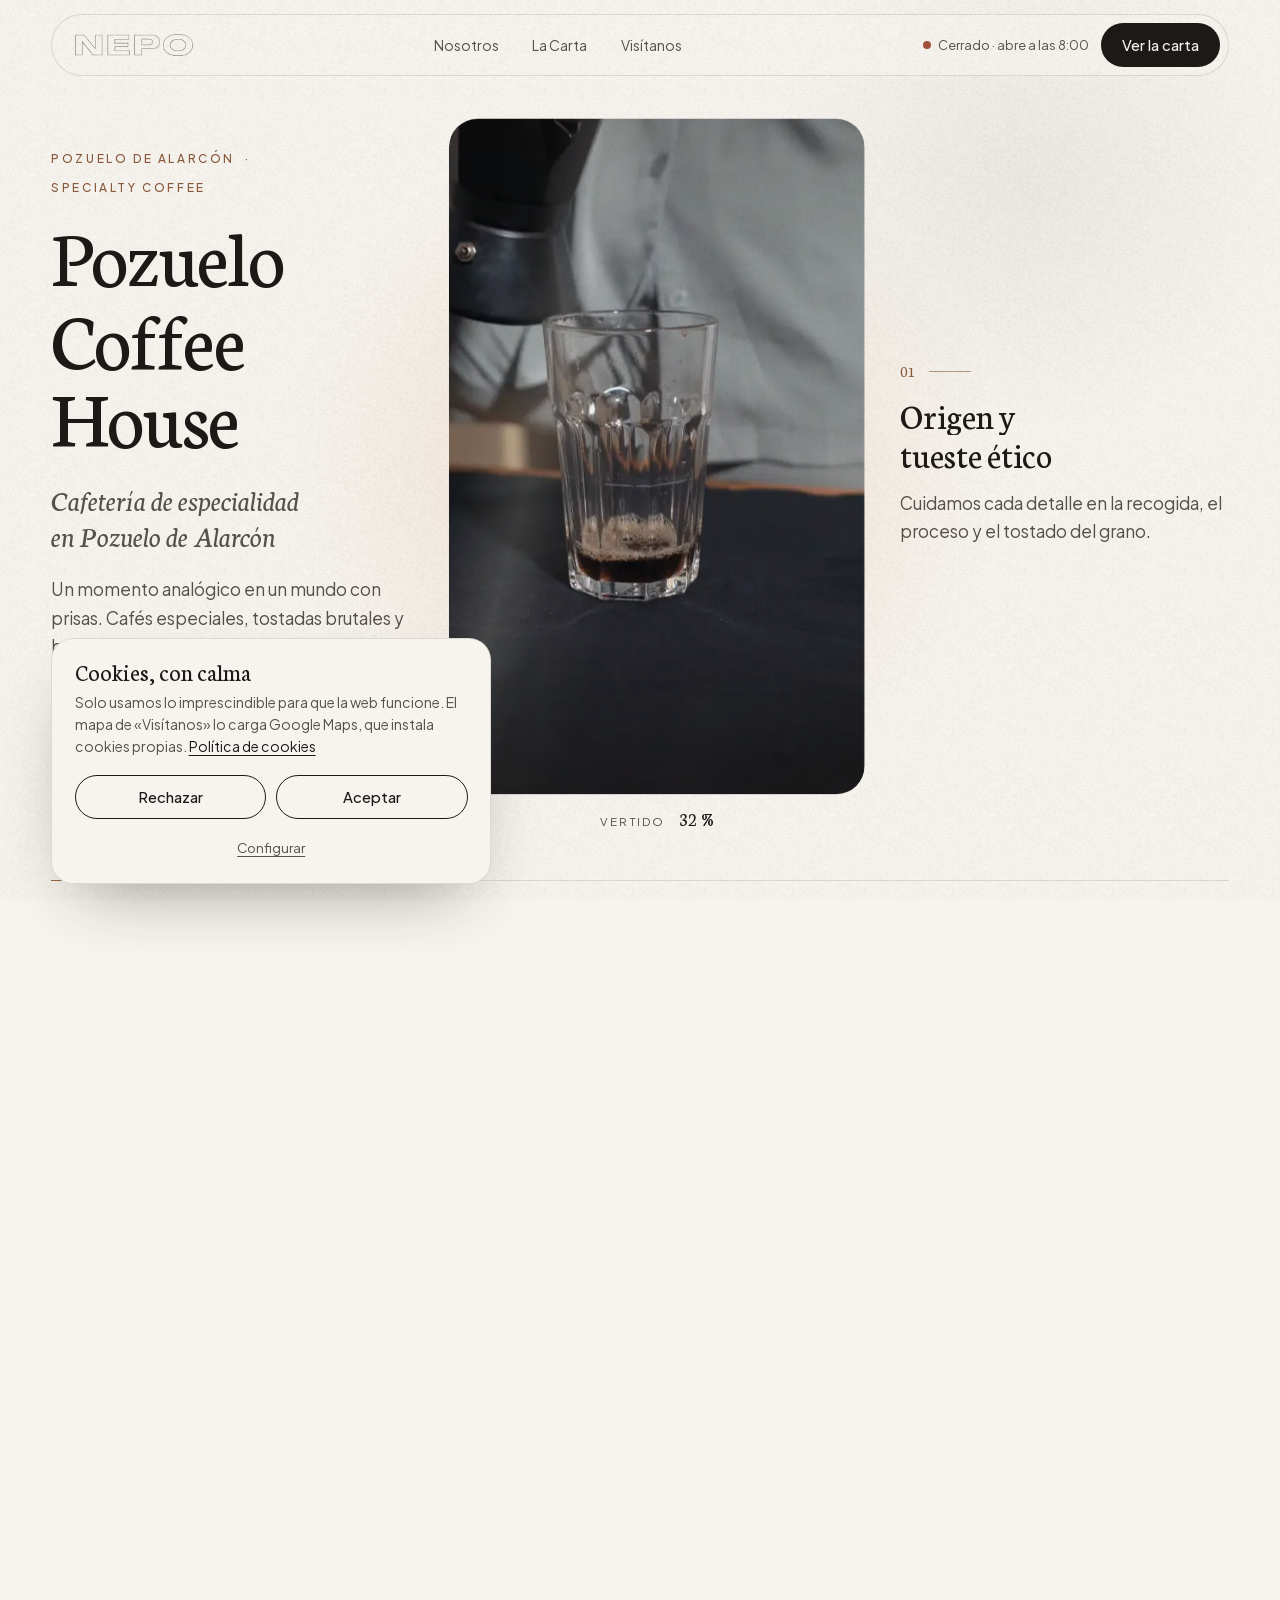
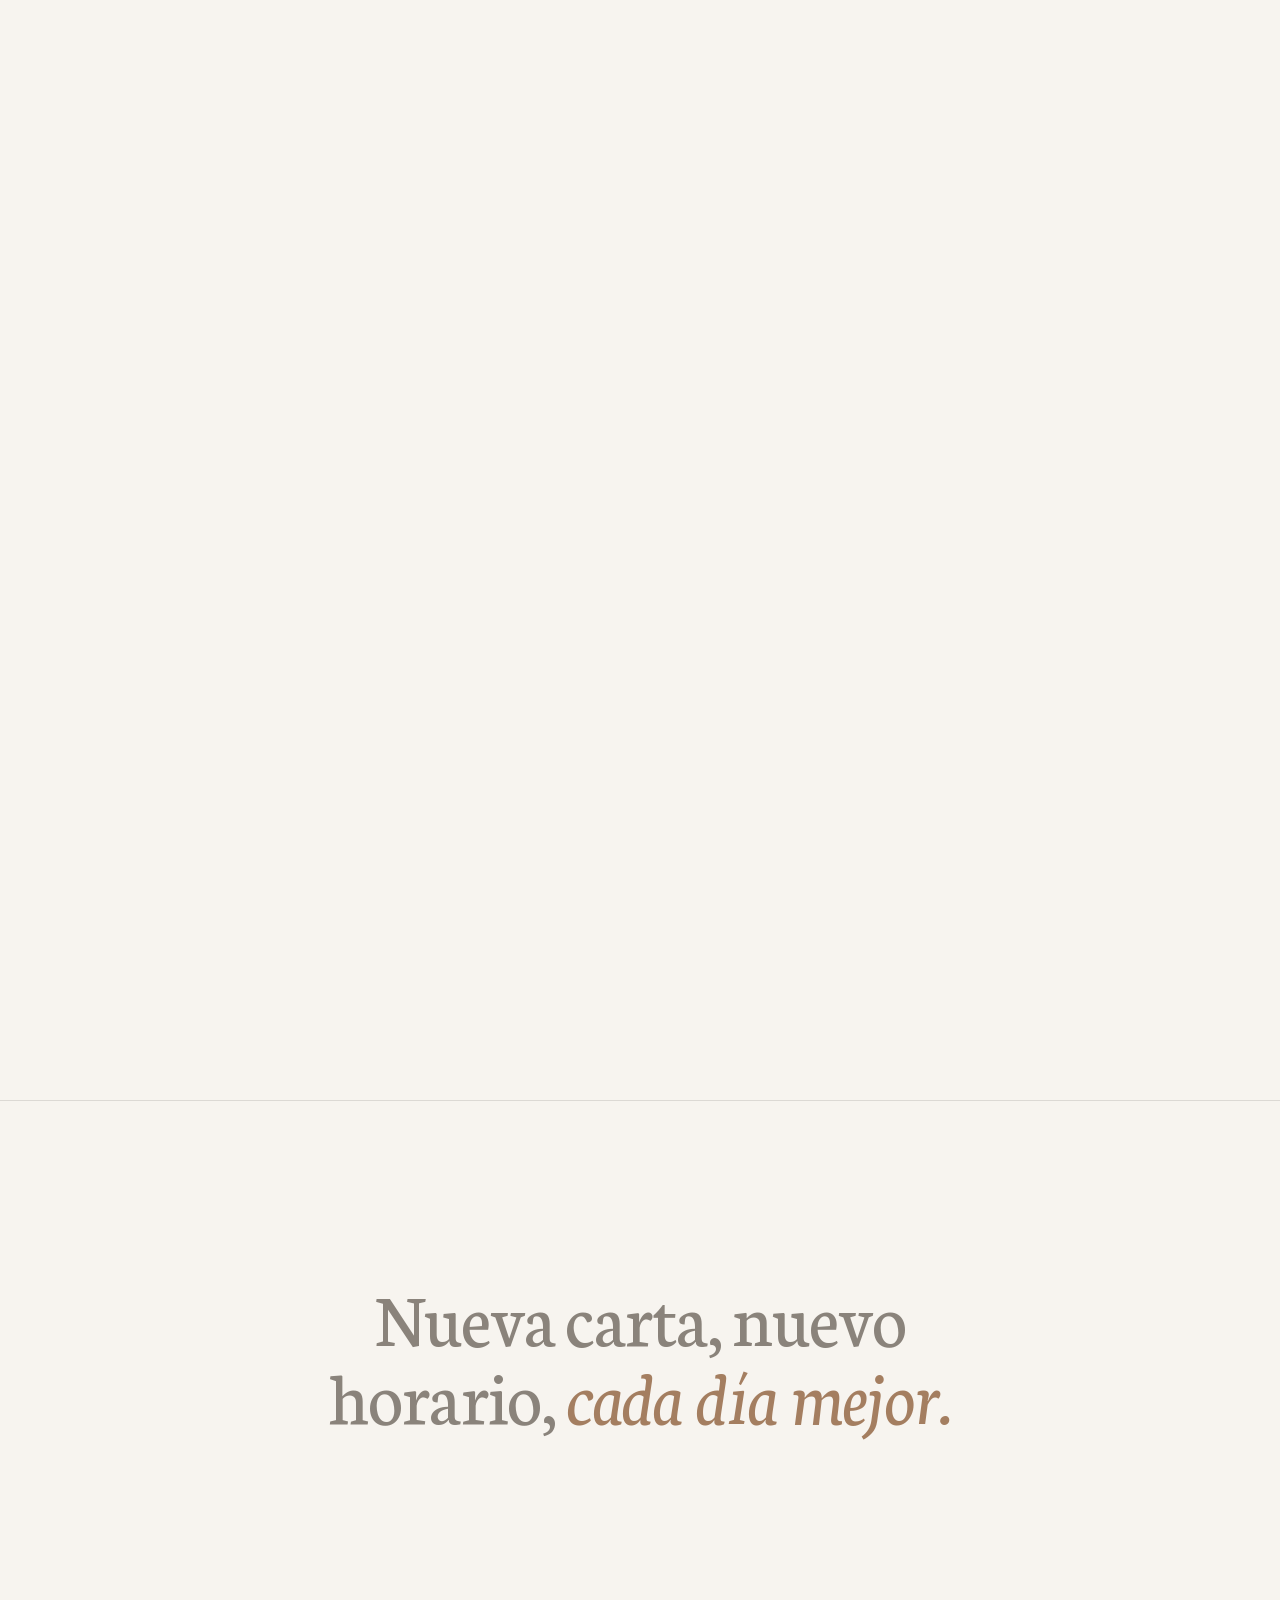
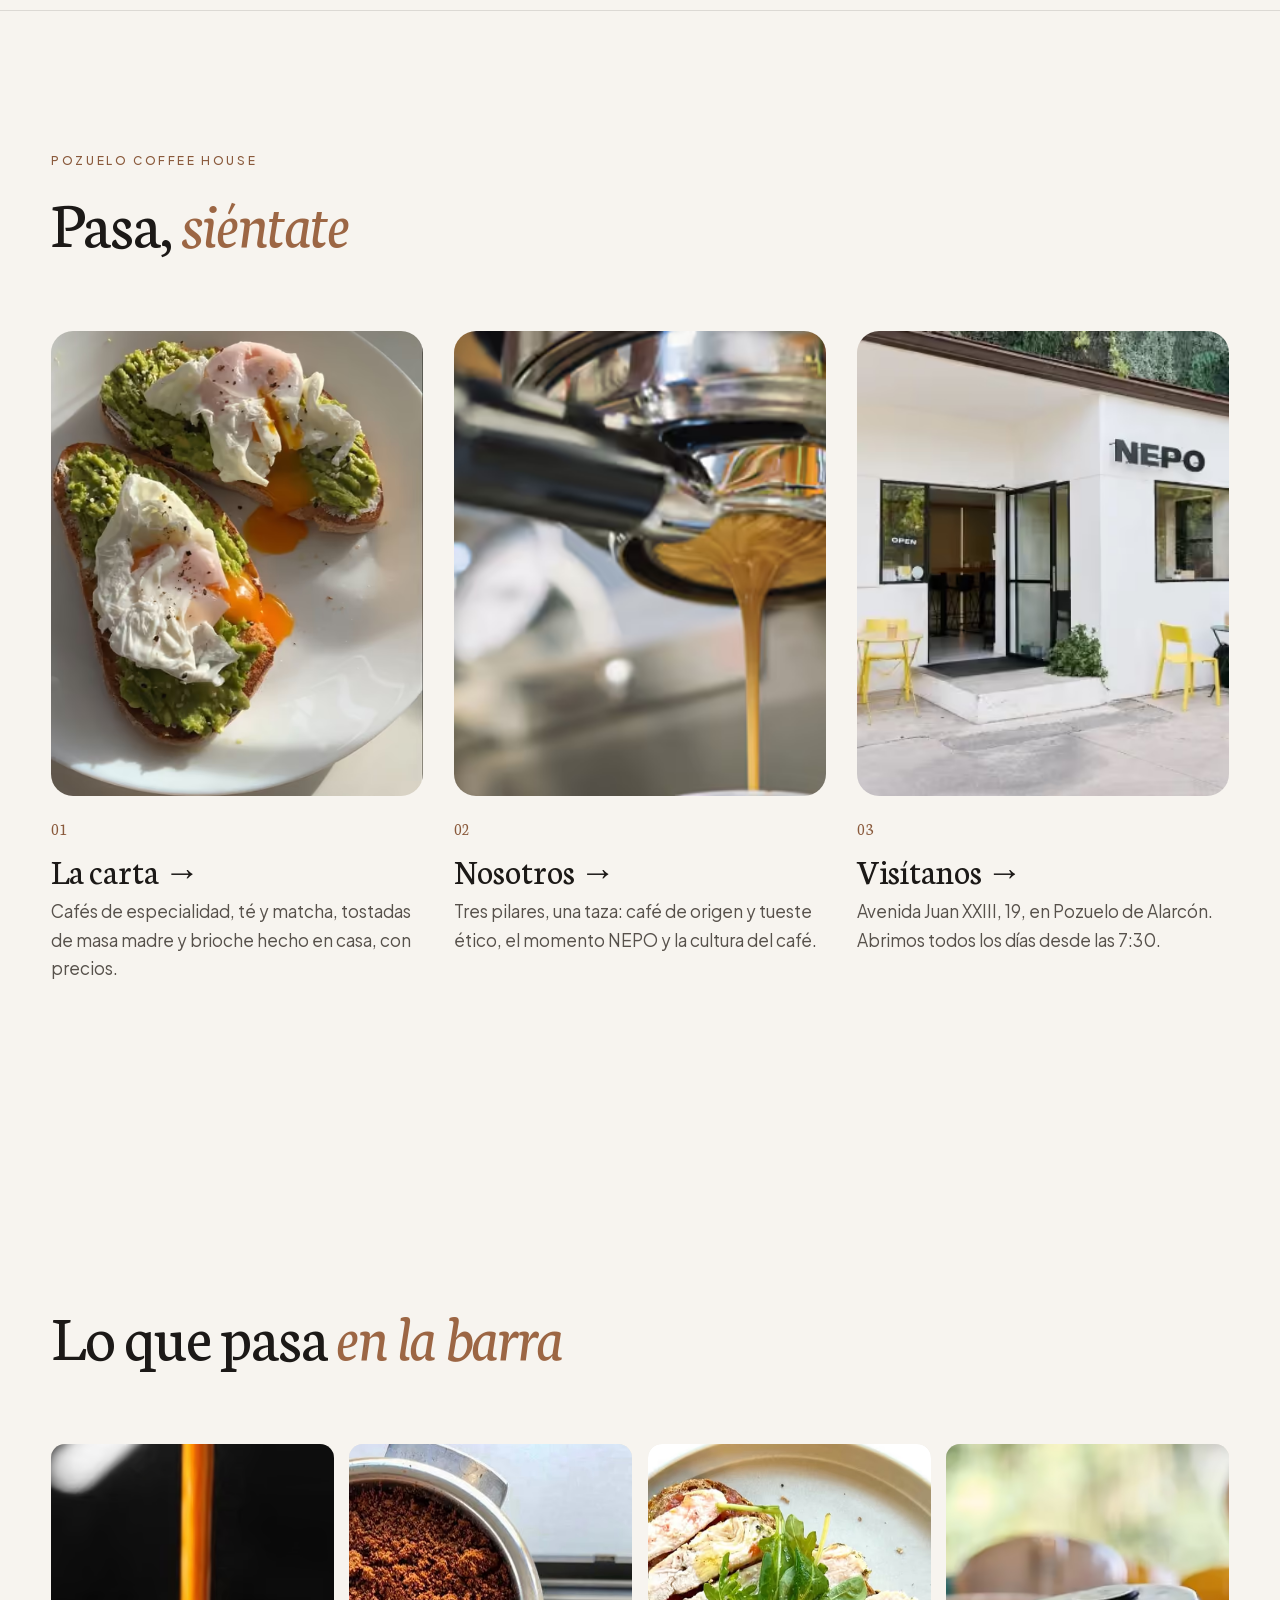
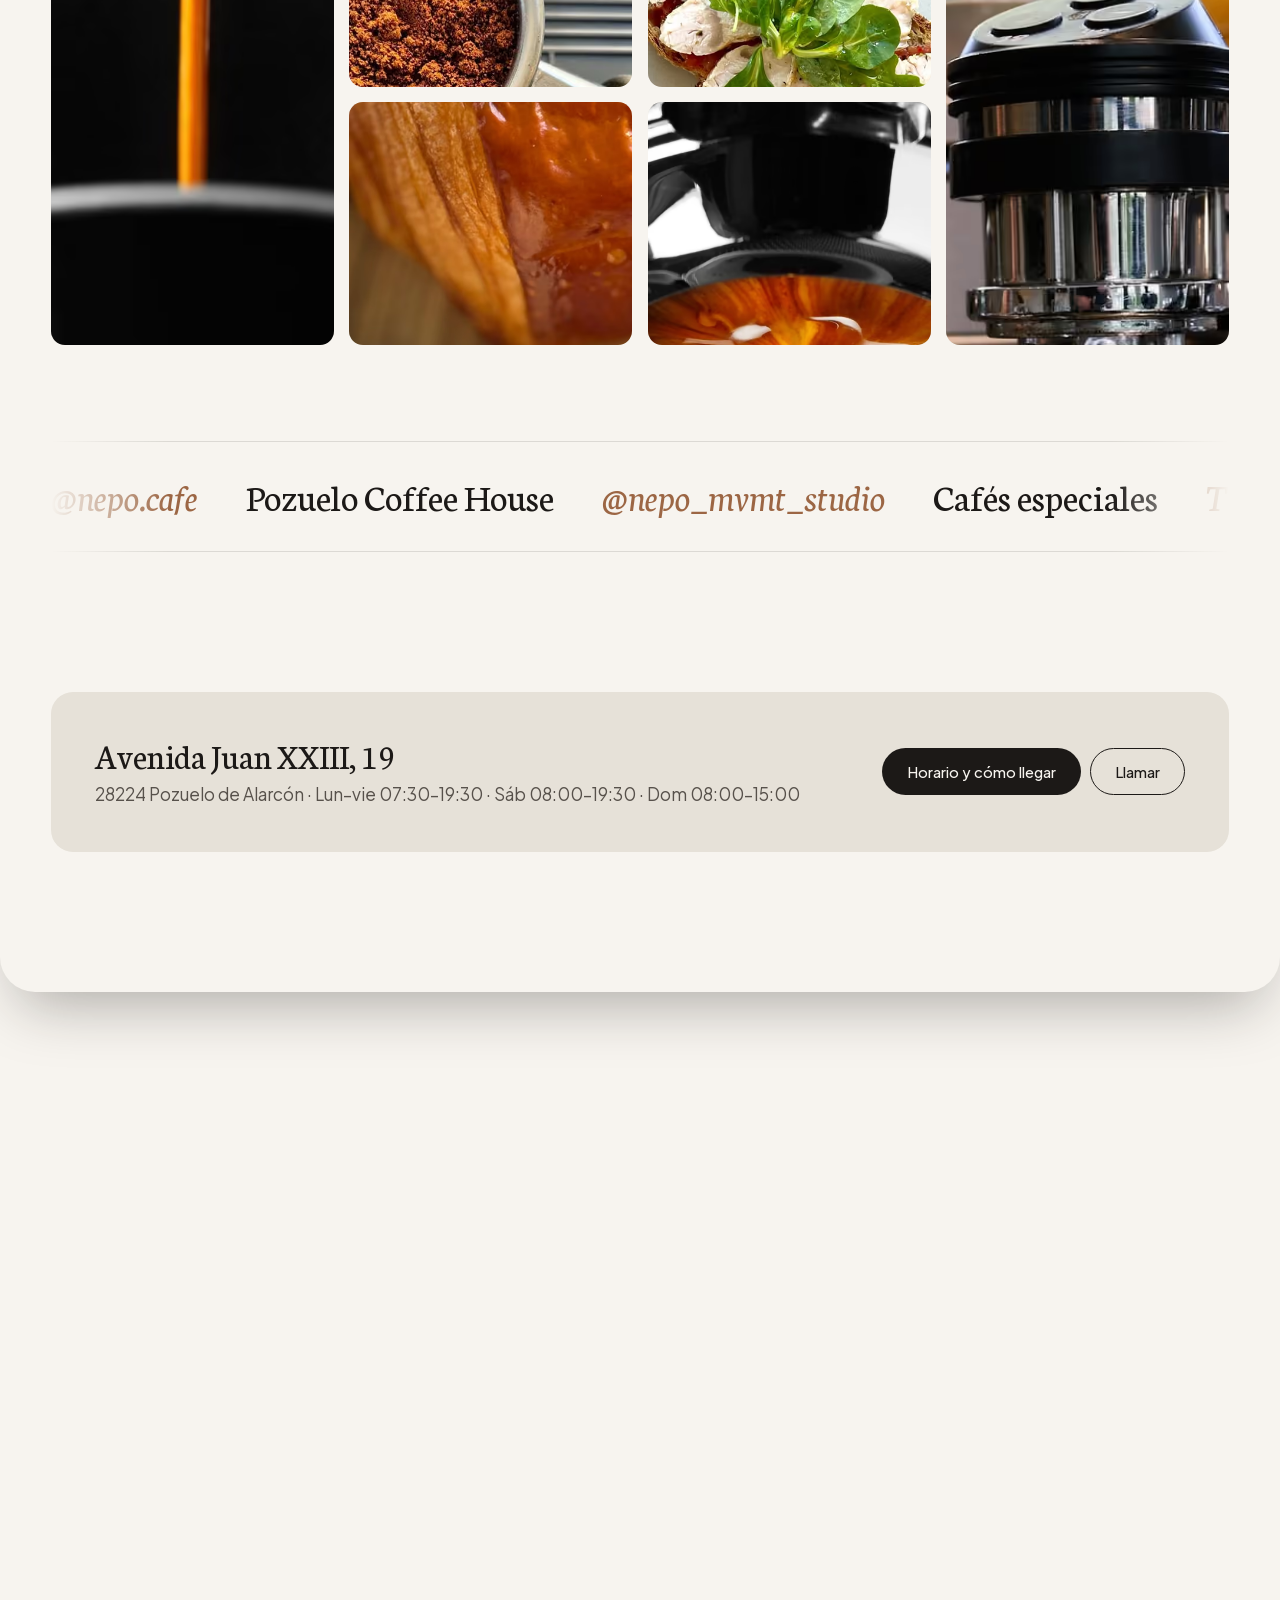
<file: index.html>
<!doctype html>
<html lang="es">
<head>
  <meta charset="utf-8" />
  <meta name="viewport" content="width=device-width, initial-scale=1, viewport-fit=cover" />
  <title>NEPO Café · Cafetería de especialidad en Pozuelo de Alarcón</title>
  <meta name="description" content="Café de especialidad, tostadas de masa madre y brioche hecho en casa en la Avenida Juan XXIII, 19, Pozuelo de Alarcón. Abierto todos los días desde las 7:30." />
  <link rel="canonical" href="https://nepo.cafe/" />
  <meta name="robots" content="index, follow, max-image-preview:large" />
  <meta name="theme-color" content="#F7F4EF" />
  <meta name="geo.region" content="ES-MD" />
  <meta name="geo.placename" content="Pozuelo de Alarcón" />
  <meta name="geo.position" content="40.4437979;-3.8078767" />
  <meta name="ICBM" content="40.4437979, -3.8078767" />

  <link rel="icon" href="./favicon.svg" type="image/svg+xml" />
  <link rel="icon" href="./favicon-32.png" type="image/png" sizes="32x32" />
  <link rel="icon" href="./favicon-192.png" type="image/png" sizes="192x192" />
  <link rel="apple-touch-icon" href="./apple-touch-icon.png" />
  <link rel="manifest" href="./site.webmanifest" />

  <!-- Open Graph / redes sociales (URLs absolutas) -->
  <meta property="og:type" content="website" />
  <meta property="og:site_name" content="NEPO Café" />
  <meta property="og:locale" content="es_ES" />
  <meta property="og:url" content="https://nepo.cafe/" />
  <meta property="og:title" content="NEPO Café · Cafetería de especialidad en Pozuelo de Alarcón" />
  <meta property="og:description" content="Cafés especiales, tostadas brutales y bollería casera. Un momento analógico en un mundo con prisas. Avenida Juan XXIII, 19 · Pozuelo." />
  <meta property="og:image" content="https://nepo.cafe/assets/og-nepo-cafe.jpg" />
  <meta property="og:image:width" content="1200" />
  <meta property="og:image:height" content="630" />
  <meta property="og:image:alt" content="Hilo de espresso cayendo del portafiltro en la barra de NEPO Café" />
  <meta name="twitter:card" content="summary_large_image" />
  <meta name="twitter:title" content="NEPO Café · Cafetería de especialidad en Pozuelo de Alarcón" />
  <meta name="twitter:description" content="Cafés especiales, tostadas brutales y bollería casera. Un momento analógico en un mundo con prisas. Avenida Juan XXIII, 19 · Pozuelo." />
  <meta name="twitter:image" content="https://nepo.cafe/assets/og-nepo-cafe.jpg" />
  <meta name="twitter:image:alt" content="Hilo de espresso cayendo del portafiltro en la barra de NEPO Café" />

  <!-- Tipografías alojadas en la propia web: sin peticiones a Google al cargar -->
  <link rel="preload" href="./assets/fonts/neuton-400-latin.woff2" as="font" type="font/woff2" crossorigin />
  <link rel="preload" href="./assets/fonts/neuton-400i-latin.woff2" as="font" type="font/woff2" crossorigin />
  <link rel="preload" href="./assets/fonts/jakarta-latin.woff2" as="font" type="font/woff2" crossorigin />
  <link rel="preload" href="./assets/vertido-poster.webp" as="image" type="image/webp" fetchpriority="high" />
  <link rel="stylesheet" href="./css/styles.css" />
  <script>document.documentElement.classList.add("js")</script>

  <script type="application/ld+json">
  {
    "@context": "https://schema.org",
    "@graph": [
      {
        "@type": "CafeOrCoffeeShop",
        "@id": "https://nepo.cafe/#cafeteria",
        "name": "NEPO Café",
        "alternateName": "NEPO · Pozuelo Coffee House",
        "description": "Cafetería de especialidad en Pozuelo de Alarcón: café de especialidad, tostadas de masa madre y brioche hecho en casa.",
        "url": "https://nepo.cafe/",
        "telephone": "+34691227651",
        "email": "hola@nepo.cafe",
        "image": [
          "https://nepo.cafe/assets/og-nepo-cafe.jpg",
          "https://nepo.cafe/assets/img/tostadas-aguacate-736.jpg",
          "https://nepo.cafe/assets/img/fachada-320.jpg"
        ],
        "logo": "https://nepo.cafe/favicon-192.png",
        "priceRange": "€",
        "servesCuisine": [
          "Café de especialidad",
          "Desayunos",
          "Tostadas",
          "Brioche"
        ],
        "address": {
          "@type": "PostalAddress",
          "streetAddress": "Avenida Juan XXIII, 19",
          "postalCode": "28224",
          "addressLocality": "Pozuelo de Alarcón",
          "addressRegion": "Madrid",
          "addressCountry": "ES"
        },
        "geo": {
          "@type": "GeoCoordinates",
          "latitude": 40.4437979,
          "longitude": -3.8078767
        },
        "hasMap": "https://www.google.com/maps/search/?api=1&query=NEPO%20Caf%C3%A9%2C%20Avenida%20Juan%20XXIII%2019%2C%20Pozuelo%20de%20Alarc%C3%B3n",
        "openingHoursSpecification": [
          {
            "@type": "OpeningHoursSpecification",
            "dayOfWeek": [
              "Monday",
              "Tuesday",
              "Wednesday",
              "Thursday",
              "Friday"
            ],
            "opens": "07:30",
            "closes": "19:30"
          },
          {
            "@type": "OpeningHoursSpecification",
            "dayOfWeek": "Saturday",
            "opens": "08:00",
            "closes": "19:30"
          },
          {
            "@type": "OpeningHoursSpecification",
            "dayOfWeek": "Sunday",
            "opens": "08:00",
            "closes": "15:00"
          }
        ],
        "hasMenu": "https://nepo.cafe/carta/",
        "award": "Solete Guía Repsol 2023",
        "sameAs": [
          "https://www.instagram.com/nepo.cafe/"
        ]
      },
      {
        "@type": "WebPage",
        "@id": "https://nepo.cafe/#pagina",
        "url": "https://nepo.cafe/",
        "name": "NEPO Café · Cafetería de especialidad en Pozuelo de Alarcón",
        "inLanguage": "es-ES",
        "isPartOf": {
          "@id": "https://nepo.cafe/#web"
        },
        "about": {
          "@id": "https://nepo.cafe/#cafeteria"
        }
      },
      {
        "@type": "WebSite",
        "@id": "https://nepo.cafe/#web",
        "url": "https://nepo.cafe/",
        "name": "NEPO Café",
        "inLanguage": "es-ES",
        "publisher": {
          "@id": "https://nepo.cafe/#cafeteria"
        }
      }
    ]
  }
  </script>
</head>

<body>
  <a class="skip-link" href="#contenido">Saltar al contenido</a>

  <!-- NAVBAR · cápsula flotante (igual en todas las páginas) -->
  <header class="nav" data-nav>
    <div class="nav__inner">
      <a class="nav__logo" href="./" aria-label="NEPO Café, inicio" aria-current="page">
        <img src="./assets/logo-nepo.png" alt="NEPO" width="344" height="64" />
      </a>

      <nav class="nav__links" aria-label="Principal">
        <span class="nav__pill" aria-hidden="true" data-nav-pill></span>
        <a href="./nosotros/">Nosotros</a>
        <a href="./carta/">La Carta</a>
        <a href="./visitanos/">Visítanos</a>
      </nav>

      <div class="nav__actions">
        <span class="status" data-status>
          <span class="status__dot" aria-hidden="true"></span>
          <span class="status__text" data-status-text>Lun–vie 7:30–19:30</span>
        </span>
        <a class="btn btn--pill btn--dark nav__cta" href="./carta/">Ver la carta</a>
        <button class="nav__toggle" type="button" aria-expanded="false" aria-controls="nav-sheet" data-nav-toggle>
          <span class="sr-only" data-nav-toggle-label>Abrir menú</span>
          <span class="nav__burger" aria-hidden="true"></span>
        </button>
      </div>
    </div>

    <!-- Menú móvil -->
    <div class="nav__sheet" id="nav-sheet" data-nav-sheet hidden>
      <nav aria-label="Menú móvil">
        <ol class="nav__sheet-links">
          <li style="--i:0"><a href="./" aria-current="page"><span>01</span>Inicio</a></li>
          <li style="--i:1"><a href="./nosotros/"><span>02</span>Nosotros</a></li>
          <li style="--i:2"><a href="./carta/"><span>03</span>La Carta</a></li>
          <li style="--i:3"><a href="./visitanos/"><span>04</span>Visítanos</a></li>
        </ol>
      </nav>
      <div class="nav__sheet-foot" style="--i:4">
        <p>Avenida Juan XXIII, 19<br />Pozuelo de Alarcón</p>
        <a class="btn btn--pill btn--dark" href="https://www.google.com/maps/dir/?api=1&amp;destination=NEPO%20Caf%C3%A9%2C%20Avenida%20Juan%20XXIII%2019%2C%2028224%20Pozuelo%20de%20Alarc%C3%B3n" target="_blank" rel="noopener">Cómo llegar</a>
      </div>
    </div>
  </header>

  <main id="contenido">

    <section class="hero" id="inicio" aria-labelledby="hero-title">
      <div class="hero__track" data-hero-track>
        <div class="hero__sticky">

          <div class="hero__intro">
            <p class="eyebrow hero__eyebrow"><span>Pozuelo de Alarcón</span><span aria-hidden="true">·</span><span>Specialty Coffee</span></p>
            <h1 class="hero__title" id="hero-title">
              <span class="line"><span>Pozuelo</span></span>
              <span class="line"><span>Coffee House</span></span>
              <em class="hero__sub"><span class="line"><span>Cafetería de especialidad</span></span> <span class="line"><span>en Pozuelo de Alarcón</span></span></em>
            </h1>
            <p class="hero__lead">Un momento analógico en un mundo con prisas. Cafés especiales, tostadas brutales y bollería casera.</p>
            <div class="hero__ctas">
              <a class="btn btn--pill btn--dark btn--magnetic" href="./carta/"><span>Ver la carta</span></a>
              <a class="btn btn--pill btn--ghost btn--magnetic" href="./visitanos/"><span>Horario y cómo llegar</span></a>
            </div>
            <p class="hero__hint" data-hero-hint aria-hidden="true">
              <span class="hero__hint-line"></span>
              Desliza para servir tu café
            </p>
          </div>

          <div class="hero__stage">
            <div class="hero__frame" data-hero-frame>
              <img class="hero__poster" src="./assets/vertido-poster.webp" alt="" width="640" height="800" fetchpriority="high" decoding="async" />
              <!-- Vídeo: «A Person Pouring Coffee in a Glass», Mikhail Nilov · Pexels (licencia Pexels) -->
              <video class="hero__video" data-pour-video data-src="./assets/vertido.mp4"
                muted playsinline preload="none" disablepictureinpicture
                aria-label="Vídeo: café vertiéndose en un vaso de cristal, que avanza con el scroll."></video>
              <span class="hero__sheen" aria-hidden="true"></span>
              <span class="hero__vignette" aria-hidden="true"></span>
            </div>
            <p class="hero__meter" aria-hidden="true">
              <span>Vertido</span>
              <span class="hero__meter-value"><span data-hero-pct>00</span>&thinsp;%</span>
            </p>
          </div>

          <ol class="hero__steps" aria-label="Del origen a tu taza">
            <li class="step" data-step>
              <span class="step__num">01</span>
              <p class="step__title"><span class="line"><span>Origen y</span></span> <span class="line"><span>tueste ético</span></span></p>
              <p class="step__text">Cuidamos cada detalle en la recogida, el proceso y el tostado del grano.</p>
            </li>
            <li class="step" data-step>
              <span class="step__num">02</span>
              <p class="step__title"><span class="line"><span>Extracción</span></span> <span class="line"><span>precisa</span></span></p>
              <p class="step__text">No es espuma. Es textura. Leche tratada con precisión.</p>
            </li>
            <li class="step" data-step>
              <span class="step__num">03</span>
              <p class="step__title"><span class="line"><span>Tu momento analógico</span></span> <span class="line"><span>en Pozuelo</span></span></p>
              <p class="step__text">Una experiencia única y efímera. Disfrútala despacio.</p>
            </li>
          </ol>

          <div class="hero__progress" aria-hidden="true"><span data-hero-bar></span></div>
        </div>
      </div>
    </section>

    <section class="claim" aria-label="Novedades">
      <p class="claim__text" data-fill>Nueva carta, nuevo horario, <em>cada día mejor.</em></p>
    </section>

    <!-- Las tres páginas de la web -->
    <section class="section explore" aria-labelledby="explore-title">
      <header class="section__head">
        <p class="eyebrow" data-reveal="fade">Pozuelo Coffee House</p>
        <h2 class="section__title" id="explore-title" data-split>Pasa, <em>siéntate</em></h2>
      </header>
      <ul class="explore__grid" data-reveal="stagger">
        <li class="explore__item">
          <a class="explore__card" href="./carta/">
            <figure class="explore__media frame"><picture><source type="image/avif" srcset="./assets/img/tostadas-aguacate-480.avif 480w, ./assets/img/tostadas-aguacate-736.avif 736w" sizes="(max-width: 900px) 100vw, 33vw" /><source type="image/webp" srcset="./assets/img/tostadas-aguacate-480.webp 480w, ./assets/img/tostadas-aguacate-736.webp 736w" sizes="(max-width: 900px) 100vw, 33vw" /><img src="./assets/img/tostadas-aguacate-736.jpg" width="736" height="1052" alt="Tostada de masa madre con aguacate y huevo en NEPO" loading="lazy" decoding="async" /></picture></figure>
            <span class="explore__num">01</span>
            <h3 class="explore__title">La carta <span class="explore__arrow" aria-hidden="true">→</span></h3>
            <p class="explore__text">Cafés de especialidad, té y matcha, tostadas de masa madre y brioche hecho en casa, con precios.</p>
          </a>
        </li>
        <li class="explore__item">
          <a class="explore__card" href="./nosotros/">
            <figure class="explore__media frame"><picture><source type="image/avif" srcset="./assets/img/espresso-portafiltro-480.avif 480w, ./assets/img/espresso-portafiltro-800.avif 800w, ./assets/img/espresso-portafiltro-1130.avif 1130w" sizes="(max-width: 900px) 100vw, 33vw" /><source type="image/webp" srcset="./assets/img/espresso-portafiltro-480.webp 480w, ./assets/img/espresso-portafiltro-800.webp 800w, ./assets/img/espresso-portafiltro-1130.webp 1130w" sizes="(max-width: 900px) 100vw, 33vw" /><img src="./assets/img/espresso-portafiltro-1130.jpg" width="1130" height="754" alt="Extracción de espresso en la barra de NEPO" loading="lazy" decoding="async" /></picture></figure>
            <span class="explore__num">02</span>
            <h3 class="explore__title">Nosotros <span class="explore__arrow" aria-hidden="true">→</span></h3>
            <p class="explore__text">Tres pilares, una taza: café de origen y tueste ético, el momento NEPO y la cultura del café.</p>
          </a>
        </li>
        <li class="explore__item">
          <a class="explore__card" href="./visitanos/">
            <figure class="explore__media frame"><picture><source type="image/avif" srcset="./assets/img/fachada-320.avif 320w" sizes="(max-width: 900px) 100vw, 33vw" /><source type="image/webp" srcset="./assets/img/fachada-320.webp 320w" sizes="(max-width: 900px) 100vw, 33vw" /><img src="./assets/img/fachada-320.jpg" width="320" height="400" alt="Fachada de NEPO Café en la Avenida Juan XXIII de Pozuelo" loading="lazy" decoding="async" /></picture></figure>
            <span class="explore__num">03</span>
            <h3 class="explore__title">Visítanos <span class="explore__arrow" aria-hidden="true">→</span></h3>
            <p class="explore__text">Avenida Juan XXIII, 19, en Pozuelo de Alarcón. Abrimos todos los días desde las 7:30.</p>
          </a>
        </li>
      </ul>
    </section>

    <!-- @nepo.cafe · fotos publicadas por NEPO en Instagram, enlazadas a cada publicación (sin incrustaciones de terceros) -->
    <section class="section community community--feed" aria-labelledby="feed-title">
      <header class="section__head">
        <p class="eyebrow" data-reveal="fade">Comunidad · @nepo.cafe</p>
        <h2 class="section__title" id="feed-title" data-split>Lo que pasa <em>en la barra</em></h2>
      </header>
      <ul class="insta" aria-label="Publicaciones recientes de @nepo.cafe en Instagram" data-reveal="stagger">
        <li class="insta__item insta__item--tall"><a href="https://www.instagram.com/p/CMYAXjYlE8h/" target="_blank" rel="noopener"><picture><source type="image/avif" srcset="./assets/img/hilo-espresso-480.avif 480w, ./assets/img/hilo-espresso-640.avif 640w" sizes="(max-width: 700px) 50vw, 25vw" /><source type="image/webp" srcset="./assets/img/hilo-espresso-480.webp 480w, ./assets/img/hilo-espresso-640.webp 640w" sizes="(max-width: 700px) 50vw, 25vw" /><img src="./assets/img/hilo-espresso-640.jpg" width="640" height="640" alt="Hilo de espresso cayendo en la taza" loading="lazy" decoding="async" /></picture><span class="insta__label">Extracción <span aria-hidden="true">↗</span></span><span class="sr-only"> · ver publicación en Instagram</span></a></li>
        <li class="insta__item"><a href="https://www.instagram.com/p/Cno7y0RDeX-/" target="_blank" rel="noopener"><picture><source type="image/avif" srcset="./assets/img/molienda-480.avif 480w, ./assets/img/molienda-576.avif 576w" sizes="(max-width: 700px) 50vw, 25vw" /><source type="image/webp" srcset="./assets/img/molienda-480.webp 480w, ./assets/img/molienda-576.webp 576w" sizes="(max-width: 700px) 50vw, 25vw" /><img src="./assets/img/molienda-576.jpg" width="576" height="576" alt="Café recién molido en el portafiltro" loading="lazy" decoding="async" /></picture><span class="insta__label">Molienda <span aria-hidden="true">↗</span></span><span class="sr-only"> · ver publicación en Instagram</span></a></li>
        <li class="insta__item"><a href="https://www.instagram.com/p/CjNmEH_jiJu/" target="_blank" rel="noopener"><picture><source type="image/avif" srcset="./assets/img/tostada-pavo-480.avif 480w, ./assets/img/tostada-pavo-640.avif 640w" sizes="(max-width: 700px) 50vw, 25vw" /><source type="image/webp" srcset="./assets/img/tostada-pavo-480.webp 480w, ./assets/img/tostada-pavo-640.webp 640w" sizes="(max-width: 700px) 50vw, 25vw" /><img src="./assets/img/tostada-pavo-640.jpg" width="640" height="640" alt="Tostada de masa madre con tomate, pavo asado y brotes verdes" loading="lazy" decoding="async" /></picture><span class="insta__label">Tostada de pavo <span aria-hidden="true">↗</span></span><span class="sr-only"> · ver publicación en Instagram</span></a></li>
        <li class="insta__item insta__item--tall"><a href="https://www.instagram.com/p/DYelV6aDRZo/" target="_blank" rel="noopener"><picture><source type="image/avif" srcset="./assets/img/distribuidor-480.avif 480w, ./assets/img/distribuidor-640.avif 640w" sizes="(max-width: 700px) 50vw, 25vw" /><source type="image/webp" srcset="./assets/img/distribuidor-480.webp 480w, ./assets/img/distribuidor-640.webp 640w" sizes="(max-width: 700px) 50vw, 25vw" /><img src="./assets/img/distribuidor-640.jpg" width="640" height="640" alt="Distribuidor sobre el portafiltro en la barra, con tazas amarillas al fondo" loading="lazy" decoding="async" /></picture><span class="insta__label">El ritual de cada mañana <span aria-hidden="true">↗</span></span><span class="sr-only"> · ver publicación en Instagram</span></a></li>
        <li class="insta__item"><a href="https://www.instagram.com/p/DE5HIfbKVI1/" target="_blank" rel="noopener"><picture><source type="image/avif" srcset="./assets/img/bolleria-480.avif 480w, ./assets/img/bolleria-640.avif 640w" sizes="(max-width: 700px) 50vw, 25vw" /><source type="image/webp" srcset="./assets/img/bolleria-480.webp 480w, ./assets/img/bolleria-640.webp 640w" sizes="(max-width: 700px) 50vw, 25vw" /><img src="./assets/img/bolleria-640.jpg" width="640" height="640" alt="Detalle de bollería hojaldrada hecha en NEPO, con capas doradas y glaseado" loading="lazy" decoding="async" /></picture><span class="insta__label">Bollería de la casa <span aria-hidden="true">↗</span></span><span class="sr-only"> · ver publicación en Instagram</span></a></li>
        <li class="insta__item"><a href="https://www.instagram.com/p/CMYAeBulzY5/" target="_blank" rel="noopener"><picture><source type="image/avif" srcset="./assets/img/espresso-crema-480.avif 480w, ./assets/img/espresso-crema-640.avif 640w" sizes="(max-width: 700px) 50vw, 25vw" /><source type="image/webp" srcset="./assets/img/espresso-crema-480.webp 480w, ./assets/img/espresso-crema-640.webp 640w" sizes="(max-width: 700px) 50vw, 25vw" /><img src="./assets/img/espresso-crema-640.jpg" width="640" height="640" alt="Espresso recién extraído con crema atigrada" loading="lazy" decoding="async" /></picture><span class="insta__label">Crema <span aria-hidden="true">↗</span></span><span class="sr-only"> · ver publicación en Instagram</span></a></li>
      </ul>

      <div class="marquee" aria-hidden="true" data-marquee>
        <div class="marquee__track">
          <span>@nepo.cafe</span><span>Pozuelo Coffee House</span><span>@nepo_mvmt_studio</span><span>Cafés especiales</span><span>Tostadas brutales</span><span>Bollería casera</span>
          <span>@nepo.cafe</span><span>Pozuelo Coffee House</span><span>@nepo_mvmt_studio</span><span>Cafés especiales</span><span>Tostadas brutales</span><span>Bollería casera</span>
        </div>
      </div>
    </section>

    <!-- Resumen de horario y dirección -->
    <section class="section strip" aria-labelledby="strip-title">
      <div class="strip__inner" data-reveal="fade">
        <div>
          <h2 class="strip__title" id="strip-title">Avenida Juan XXIII, 19</h2>
          <p class="strip__text">28224 Pozuelo de Alarcón · Lun–vie 07:30–19:30 · Sáb 08:00–19:30 · Dom 08:00–15:00</p>
        </div>
        <div class="strip__actions">
          <a class="btn btn--pill btn--dark btn--magnetic" href="./visitanos/"><span>Horario y cómo llegar</span></a>
          <a class="btn btn--pill btn--outline" href="tel:+34691227651">Llamar</a>
        </div>
      </div>
    </section>

  </main>

  <!-- FOOTER · se descubre bajo el contenido (efecto telón) -->
  <footer class="footer" data-footer>
    <div class="footer__inner">
      <div class="footer__top">
        <div class="footer__brand">
          <p class="footer__claim">Cafés especiales, tostadas brutales y bollería casera. <em>Un momento analógico en un mundo con prisas.</em></p>
          <a class="btn btn--pill btn--light btn--magnetic" href="./carta/"><span>Ver la carta</span></a>
        </div>
        <div class="footer__col">
          <h2 class="footer__title"><a href="./visitanos/">Visítanos</a></h2>
          <p>Avenida Juan XXIII, 19<br />28224 Pozuelo de Alarcón</p>
          <p class="footer__hours">Lun–vie 07:30–19:30<br />Sáb 08:00–19:30 · Dom 08:00–15:00</p>
        </div>
        <div class="footer__col">
          <h2 class="footer__title">Contacto</h2>
          <ul class="footer__links">
            <li><a href="tel:+34691227651">691 22 76 51</a></li>
            <li><a href="mailto:hola@nepo.cafe">hola@nepo.cafe</a></li>
            <li><a href="https://www.instagram.com/nepo.cafe/" target="_blank" rel="noopener">Instagram @nepo.cafe <span aria-hidden="true">↗</span></a></li>
            <li><a href="https://www.instagram.com/nepo_mvmt_studio/" target="_blank" rel="noopener">@nepo_mvmt_studio <span aria-hidden="true">↗</span></a></li>
          </ul>
        </div>
      </div>

      <p class="footer__word" aria-hidden="true" data-footer-word><span>N</span><span>E</span><span>P</span><span>O</span></p>

      <div class="footer__legal">
        <p>© <span data-year>2026</span> NEPO Café · Pozuelo Coffee House</p>
        <nav aria-label="Legal">
          <a href="./legal.html#aviso-legal">Aviso legal</a>
          <a href="./legal.html#privacidad">Privacidad</a>
          <a href="./legal.html#cookies">Cookies</a>
          <button type="button" class="footer__cookie-btn" data-cookie-settings>Configurar cookies</button>
        </nav>
        <a class="footer__top-link" href="#contenido" data-scroll-top>Volver arriba <span aria-hidden="true">↑</span></a>
      </div>
    </div>
  </footer>

  <!-- COOKIES · única categoría opcional: Google Maps (terceros). «Aceptar» y «Rechazar» tienen el mismo peso visual. -->
  <div class="cookies" data-cookie-banner role="dialog" aria-modal="false" aria-labelledby="cookies-title" aria-describedby="cookies-text" hidden>
    <p class="cookies__title" id="cookies-title">Cookies, con calma</p>
    <p class="cookies__text" id="cookies-text">
      Solo usamos lo imprescindible para que la web funcione. El mapa de «Visítanos» lo carga Google Maps, que instala cookies propias.
      <a href="./legal.html#cookies">Política de cookies</a>
    </p>
    <div class="cookies__prefs" data-cookie-prefs hidden>
      <label class="switch">
        <input type="checkbox" checked disabled />
        <span class="switch__track" aria-hidden="true"></span>
        <span><strong>Técnicas</strong> · siempre activas</span>
      </label>
      <label class="switch">
        <input type="checkbox" data-cookie-maps />
        <span class="switch__track" aria-hidden="true"></span>
        <span><strong>Google Maps</strong> · mapa interactivo</span>
      </label>
      <button class="btn btn--pill btn--outline cookies__save" type="button" data-cookie-save>Guardar selección</button>
    </div>
    <div class="cookies__actions">
      <button class="btn btn--pill btn--outline" type="button" data-cookie-reject>Rechazar</button>
      <button class="btn btn--pill btn--outline" type="button" data-cookie-accept>Aceptar</button>
    </div>
    <button class="cookies__config" type="button" aria-expanded="false" data-cookie-config>Configurar</button>
  </div>

  <script src="./js/main.js" defer></script>
</body>
</html>
</file>
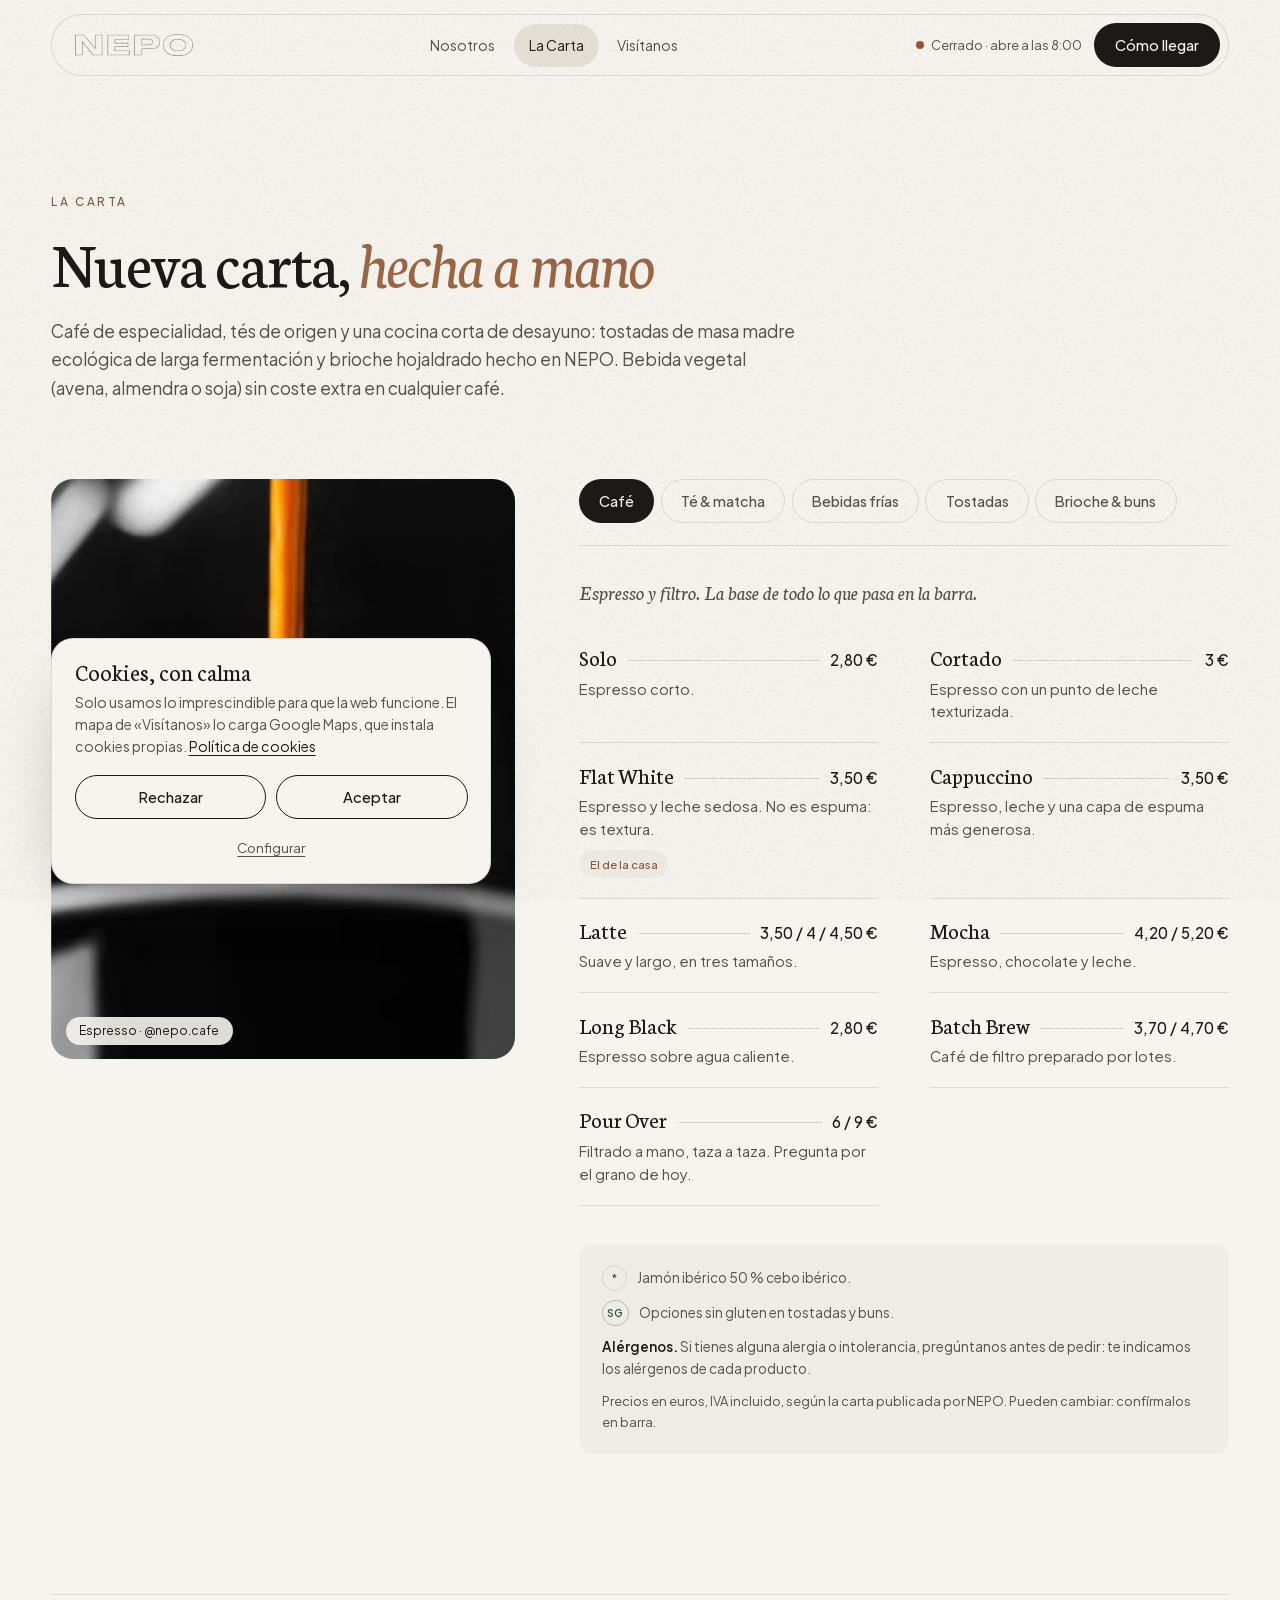
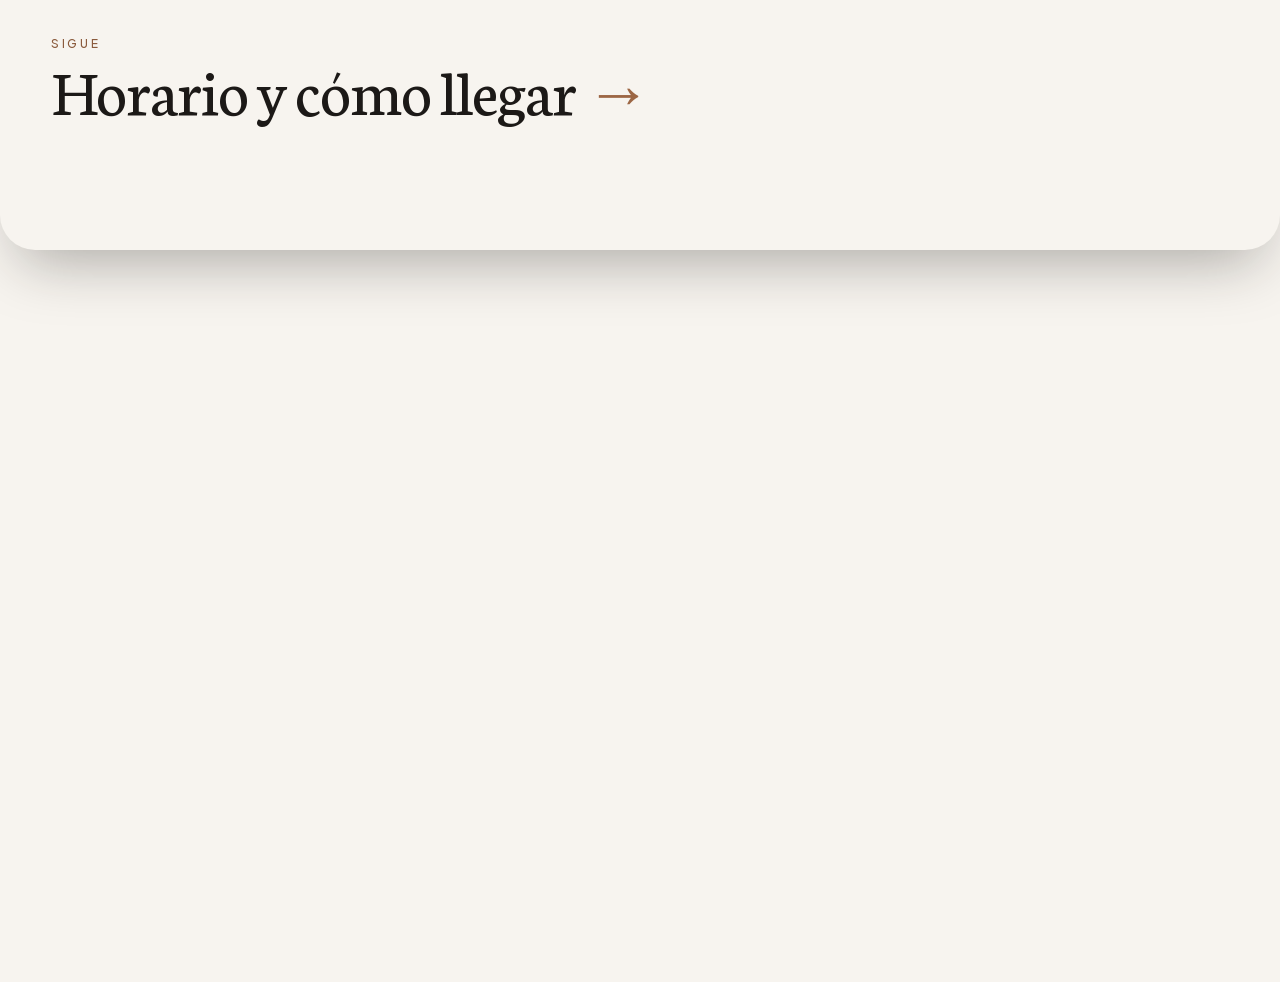
<file: carta/index.html>
<!doctype html>
<html lang="es">
<head>
  <meta charset="utf-8" />
  <meta name="viewport" content="width=device-width, initial-scale=1, viewport-fit=cover" />
  <title>Carta y precios · Cafés, tostadas y brioche | NEPO Café Pozuelo</title>
  <meta name="description" content="La carta de NEPO Café con precios: espresso, flat white, pour over, matcha, cold brew, tostadas de masa madre y brioche hecho en casa. Opciones sin gluten." />
  <link rel="canonical" href="https://nepo.cafe/carta/" />
  <meta name="robots" content="index, follow, max-image-preview:large" />
  <meta name="theme-color" content="#F7F4EF" />
  <meta name="geo.region" content="ES-MD" />
  <meta name="geo.placename" content="Pozuelo de Alarcón" />
  <meta name="geo.position" content="40.4437979;-3.8078767" />
  <meta name="ICBM" content="40.4437979, -3.8078767" />

  <link rel="icon" href="../favicon.svg" type="image/svg+xml" />
  <link rel="icon" href="../favicon-32.png" type="image/png" sizes="32x32" />
  <link rel="icon" href="../favicon-192.png" type="image/png" sizes="192x192" />
  <link rel="apple-touch-icon" href="../apple-touch-icon.png" />
  <link rel="manifest" href="../site.webmanifest" />

  <!-- Open Graph / redes sociales (URLs absolutas) -->
  <meta property="og:type" content="website" />
  <meta property="og:site_name" content="NEPO Café" />
  <meta property="og:locale" content="es_ES" />
  <meta property="og:url" content="https://nepo.cafe/carta/" />
  <meta property="og:title" content="Carta y precios · Cafés, tostadas y brioche | NEPO Café Pozuelo" />
  <meta property="og:description" content="Cafés de especialidad, té y matcha, bebidas frías, tostadas de masa madre y brioche de la casa." />
  <meta property="og:image" content="https://nepo.cafe/assets/og-nepo-cafe.jpg" />
  <meta property="og:image:width" content="1200" />
  <meta property="og:image:height" content="630" />
  <meta property="og:image:alt" content="Hilo de espresso cayendo del portafiltro en la barra de NEPO Café" />
  <meta name="twitter:card" content="summary_large_image" />
  <meta name="twitter:title" content="Carta y precios · Cafés, tostadas y brioche | NEPO Café Pozuelo" />
  <meta name="twitter:description" content="Cafés de especialidad, té y matcha, bebidas frías, tostadas de masa madre y brioche de la casa." />
  <meta name="twitter:image" content="https://nepo.cafe/assets/og-nepo-cafe.jpg" />
  <meta name="twitter:image:alt" content="Hilo de espresso cayendo del portafiltro en la barra de NEPO Café" />

  <!-- Tipografías alojadas en la propia web: sin peticiones a Google al cargar -->
  <link rel="preload" href="../assets/fonts/neuton-400-latin.woff2" as="font" type="font/woff2" crossorigin />
  <link rel="preload" href="../assets/fonts/neuton-400i-latin.woff2" as="font" type="font/woff2" crossorigin />
  <link rel="preload" href="../assets/fonts/jakarta-latin.woff2" as="font" type="font/woff2" crossorigin />
  <link rel="stylesheet" href="../css/styles.css" />
  <script>document.documentElement.classList.add("js")</script>

  <script type="application/ld+json">
  {
    "@context": "https://schema.org",
    "@graph": [
      {
        "@type": "Menu",
        "@id": "https://nepo.cafe/carta/#menu",
        "name": "Carta de NEPO Café",
        "inLanguage": "es-ES",
        "url": "https://nepo.cafe/carta/",
        "hasMenuSection": [
          {
            "@type": "MenuSection",
            "name": "Cafés de especialidad",
            "hasMenuItem": [
              {
                "@type": "MenuItem",
                "name": "Solo",
                "description": "Espresso corto.",
                "offers": {
                  "@type": "Offer",
                  "price": "2.80",
                  "priceCurrency": "EUR"
                }
              },
              {
                "@type": "MenuItem",
                "name": "Cortado",
                "description": "Espresso con un punto de leche texturizada.",
                "offers": {
                  "@type": "Offer",
                  "price": "3",
                  "priceCurrency": "EUR"
                }
              },
              {
                "@type": "MenuItem",
                "name": "Flat White",
                "description": "Espresso y leche sedosa. No es espuma: es textura.",
                "offers": {
                  "@type": "Offer",
                  "price": "3.50",
                  "priceCurrency": "EUR"
                }
              },
              {
                "@type": "MenuItem",
                "name": "Cappuccino",
                "description": "Espresso, leche y una capa de espuma más generosa.",
                "offers": {
                  "@type": "Offer",
                  "price": "3.50",
                  "priceCurrency": "EUR"
                }
              },
              {
                "@type": "MenuItem",
                "name": "Latte",
                "description": "Suave y largo, en tres tamaños."
              },
              {
                "@type": "MenuItem",
                "name": "Mocha",
                "description": "Espresso, chocolate y leche."
              },
              {
                "@type": "MenuItem",
                "name": "Long Black",
                "description": "Espresso sobre agua caliente.",
                "offers": {
                  "@type": "Offer",
                  "price": "2.80",
                  "priceCurrency": "EUR"
                }
              },
              {
                "@type": "MenuItem",
                "name": "Batch Brew",
                "description": "Café de filtro preparado por lotes."
              },
              {
                "@type": "MenuItem",
                "name": "Pour Over",
                "description": "Filtrado a mano, taza a taza. Pregunta por el grano de hoy."
              }
            ]
          },
          {
            "@type": "MenuSection",
            "name": "Té, matcha y chocolate",
            "hasMenuItem": [
              {
                "@type": "MenuItem",
                "name": "Matcha Latte",
                "description": "Té verde japonés en polvo con leche."
              },
              {
                "@type": "MenuItem",
                "name": "Black Chai Latte",
                "description": "Té negro especiado con leche."
              },
              {
                "@type": "MenuItem",
                "name": "Sencha Verde",
                "offers": {
                  "@type": "Offer",
                  "price": "3.50",
                  "priceCurrency": "EUR"
                }
              },
              {
                "@type": "MenuItem",
                "name": "Blanco Himalaya",
                "offers": {
                  "@type": "Offer",
                  "price": "3.50",
                  "priceCurrency": "EUR"
                }
              },
              {
                "@type": "MenuItem",
                "name": "Malawi Earl Grey",
                "offers": {
                  "@type": "Offer",
                  "price": "3.50",
                  "priceCurrency": "EUR"
                }
              },
              {
                "@type": "MenuItem",
                "name": "Hojicha Latte",
                "description": "Té verde tostado con leche."
              },
              {
                "@type": "MenuItem",
                "name": "Rooibos Chai",
                "offers": {
                  "@type": "Offer",
                  "price": "3.50",
                  "priceCurrency": "EUR"
                }
              },
              {
                "@type": "MenuItem",
                "name": "Rooibos Latte"
              },
              {
                "@type": "MenuItem",
                "name": "Golden Milk",
                "description": "Leche con cúrcuma y especias."
              },
              {
                "@type": "MenuItem",
                "name": "Infusión herbal",
                "offers": {
                  "@type": "Offer",
                  "price": "3.50",
                  "priceCurrency": "EUR"
                }
              },
              {
                "@type": "MenuItem",
                "name": "Chocolate a la taza",
                "description": "55 % Ecuador o 70 % Nicaragua.",
                "offers": {
                  "@type": "Offer",
                  "price": "4",
                  "priceCurrency": "EUR"
                }
              }
            ]
          },
          {
            "@type": "MenuSection",
            "name": "Bebidas frías",
            "hasMenuItem": [
              {
                "@type": "MenuItem",
                "name": "Cold Brew",
                "description": "Café extraído en frío.",
                "offers": {
                  "@type": "Offer",
                  "price": "4.20",
                  "priceCurrency": "EUR"
                }
              },
              {
                "@type": "MenuItem",
                "name": "Iced Espresso Latte",
                "offers": {
                  "@type": "Offer",
                  "price": "4.80",
                  "priceCurrency": "EUR"
                }
              },
              {
                "@type": "MenuItem",
                "name": "Iced Matcha / Chai Latte",
                "offers": {
                  "@type": "Offer",
                  "price": "5.30",
                  "priceCurrency": "EUR"
                }
              },
              {
                "@type": "MenuItem",
                "name": "Matcha / Espresso Tonic",
                "offers": {
                  "@type": "Offer",
                  "price": "6",
                  "priceCurrency": "EUR"
                }
              },
              {
                "@type": "MenuItem",
                "name": "Cold Brew de té verde",
                "offers": {
                  "@type": "Offer",
                  "price": "4.20",
                  "priceCurrency": "EUR"
                }
              },
              {
                "@type": "MenuItem",
                "name": "Zumo de naranja natural"
              },
              {
                "@type": "MenuItem",
                "name": "Kombucha",
                "offers": {
                  "@type": "Offer",
                  "price": "4",
                  "priceCurrency": "EUR"
                }
              },
              {
                "@type": "MenuItem",
                "name": "Fever-Tree",
                "offers": {
                  "@type": "Offer",
                  "price": "3.50",
                  "priceCurrency": "EUR"
                }
              }
            ]
          },
          {
            "@type": "MenuSection",
            "name": "Tostadas",
            "hasMenuItem": [
              {
                "@type": "MenuItem",
                "name": "Aceite y tomate",
                "description": "Aceite de oliva virgen extra y tomate natural.",
                "offers": {
                  "@type": "Offer",
                  "price": "3.80",
                  "priceCurrency": "EUR"
                }
              },
              {
                "@type": "MenuItem",
                "name": "Mantequilla y mermelada",
                "description": "Mantequilla francesa y mermelada casera.",
                "offers": {
                  "@type": "Offer",
                  "price": "4.70",
                  "priceCurrency": "EUR"
                }
              },
              {
                "@type": "MenuItem",
                "name": "Aguacate",
                "description": "Aguacate, cilantro, AOVE y tomate natural.",
                "offers": {
                  "@type": "Offer",
                  "price": "6.70",
                  "priceCurrency": "EUR"
                }
              },
              {
                "@type": "MenuItem",
                "name": "Pavo",
                "description": "AOVE, tomate natural, canónigos y nuestro pavo a baja temperatura.",
                "offers": {
                  "@type": "Offer",
                  "price": "6.70",
                  "priceCurrency": "EUR"
                }
              },
              {
                "@type": "MenuItem",
                "name": "Huevo-piquillo",
                "description": "Huevos revueltos, canónigos, mayo de piquillo y crujiente de cebolla.",
                "offers": {
                  "@type": "Offer",
                  "price": "7",
                  "priceCurrency": "EUR"
                }
              },
              {
                "@type": "MenuItem",
                "name": "Jamón ibérico*",
                "description": "AOVE, tomate natural y jamón ibérico.",
                "offers": {
                  "@type": "Offer",
                  "price": "7.50",
                  "priceCurrency": "EUR"
                }
              },
              {
                "@type": "MenuItem",
                "name": "Majorera",
                "description": "Almogrote con guacamole y almendras.",
                "offers": {
                  "@type": "Offer",
                  "price": "8",
                  "priceCurrency": "EUR"
                }
              },
              {
                "@type": "MenuItem",
                "name": "Pavo & Guaca",
                "description": "Pavo a baja temperatura, guacamole, mozzarella de búfala, tomate, pepino y vinagreta de manzana y Dijon.",
                "offers": {
                  "@type": "Offer",
                  "price": "11",
                  "priceCurrency": "EUR"
                }
              },
              {
                "@type": "MenuItem",
                "name": "Huevo & Guaca",
                "description": "Elige pavo, mozzarella, guanciale o jamón ibérico*.",
                "offers": {
                  "@type": "Offer",
                  "price": "11",
                  "priceCurrency": "EUR"
                }
              }
            ]
          },
          {
            "@type": "MenuSection",
            "name": "Brioches y buns",
            "hasMenuItem": [
              {
                "@type": "MenuItem",
                "name": "French Toast",
                "description": "Crema de mascarpone casera, fruta fresca de temporada y sirope de arce."
              },
              {
                "@type": "MenuItem",
                "name": "Brioche, mantequilla y mermelada",
                "description": "Con la mantequilla francesa de nuestro hojaldre y mermelada de higo o frambuesa.",
                "offers": {
                  "@type": "Offer",
                  "price": "5",
                  "priceCurrency": "EUR"
                }
              },
              {
                "@type": "MenuItem",
                "name": "Brioche de pavo y mozzarella",
                "description": "Pavo a baja temperatura, mozzarella de búfala, AOVE y mezcla de pimientas.",
                "offers": {
                  "@type": "Offer",
                  "price": "8",
                  "priceCurrency": "EUR"
                }
              },
              {
                "@type": "MenuItem",
                "name": "Brioche de jamón ibérico*",
                "offers": {
                  "@type": "Offer",
                  "price": "8",
                  "priceCurrency": "EUR"
                }
              },
              {
                "@type": "MenuItem",
                "name": "Bun Huevo & Guaca",
                "description": "Huevos revueltos con guacamole. Elige pavo a baja temperatura, guanciale madurado, mozzarella de búfala o jamón ibérico*.",
                "offers": {
                  "@type": "Offer",
                  "price": "11",
                  "priceCurrency": "EUR"
                }
              }
            ]
          }
        ]
      },
      {
        "@type": "WebPage",
        "@id": "https://nepo.cafe/carta/#pagina",
        "url": "https://nepo.cafe/carta/",
        "name": "Carta y precios · Cafés, tostadas y brioche | NEPO Café Pozuelo",
        "inLanguage": "es-ES",
        "isPartOf": {
          "@id": "https://nepo.cafe/#web"
        },
        "about": {
          "@id": "https://nepo.cafe/#cafeteria"
        },
        "breadcrumb": {
          "@type": "BreadcrumbList",
          "itemListElement": [
            {
              "@type": "ListItem",
              "position": 1,
              "name": "Inicio",
              "item": "https://nepo.cafe/"
            },
            {
              "@type": "ListItem",
              "position": 2,
              "name": "La Carta",
              "item": "https://nepo.cafe/carta/"
            }
          ]
        }
      }
    ]
  }
  </script>
</head>

<body class="page page--carta">
  <a class="skip-link" href="#contenido">Saltar al contenido</a>

  <!-- NAVBAR · cápsula flotante (igual en todas las páginas) -->
  <header class="nav" data-nav>
    <div class="nav__inner">
      <a class="nav__logo" href="../" aria-label="NEPO Café, inicio">
        <img src="../assets/logo-nepo.png" alt="NEPO" width="344" height="64" />
      </a>

      <nav class="nav__links" aria-label="Principal">
        <span class="nav__pill" aria-hidden="true" data-nav-pill></span>
        <a href="../nosotros/">Nosotros</a>
        <a href="../carta/" aria-current="page">La Carta</a>
        <a href="../visitanos/">Visítanos</a>
      </nav>

      <div class="nav__actions">
        <span class="status" data-status>
          <span class="status__dot" aria-hidden="true"></span>
          <span class="status__text" data-status-text>Lun–vie 7:30–19:30</span>
        </span>
        <a class="btn btn--pill btn--dark nav__cta" href="../visitanos/">Cómo llegar</a>
        <button class="nav__toggle" type="button" aria-expanded="false" aria-controls="nav-sheet" data-nav-toggle>
          <span class="sr-only" data-nav-toggle-label>Abrir menú</span>
          <span class="nav__burger" aria-hidden="true"></span>
        </button>
      </div>
    </div>

    <!-- Menú móvil -->
    <div class="nav__sheet" id="nav-sheet" data-nav-sheet hidden>
      <nav aria-label="Menú móvil">
        <ol class="nav__sheet-links">
          <li style="--i:0"><a href="../"><span>01</span>Inicio</a></li>
          <li style="--i:1"><a href="../nosotros/"><span>02</span>Nosotros</a></li>
          <li style="--i:2"><a href="../carta/" aria-current="page"><span>03</span>La Carta</a></li>
          <li style="--i:3"><a href="../visitanos/"><span>04</span>Visítanos</a></li>
        </ol>
      </nav>
      <div class="nav__sheet-foot" style="--i:4">
        <p>Avenida Juan XXIII, 19<br />Pozuelo de Alarcón</p>
        <a class="btn btn--pill btn--dark" href="https://www.google.com/maps/dir/?api=1&amp;destination=NEPO%20Caf%C3%A9%2C%20Avenida%20Juan%20XXIII%2019%2C%2028224%20Pozuelo%20de%20Alarc%C3%B3n" target="_blank" rel="noopener">Cómo llegar</a>
      </div>
    </div>
  </header>

  <main id="contenido">

    <section class="section menu page-first" id="carta" aria-labelledby="menu-title">
      <header class="section__head menu__head">
        <p class="eyebrow" data-reveal="fade">La Carta</p>
        <h1 class="section__title" id="menu-title" data-split>Nueva carta, <em>hecha a mano</em></h1>
        <p class="section__lead" data-reveal="fade">Café de especialidad, tés de origen y una cocina corta de desayuno: tostadas de masa madre ecológica de larga fermentación y brioche hojaldrado hecho en NEPO. Bebida vegetal (avena, almendra o soja) sin coste extra en cualquier café.</p>
      </header>

      <div class="menu__layout">
        <div class="menu__visual" aria-hidden="true">
          <div class="menu__photos" data-menu-photos>
            <figure class="menu__photo is-active" data-photo-for="cafes">
              <picture><source type="image/avif" srcset="../assets/img/hilo-espresso-480.avif 480w, ../assets/img/hilo-espresso-640.avif 640w" sizes="(max-width: 900px) 0px, 34vw" /><source type="image/webp" srcset="../assets/img/hilo-espresso-480.webp 480w, ../assets/img/hilo-espresso-640.webp 640w" sizes="(max-width: 900px) 0px, 34vw" /><img src="../assets/img/hilo-espresso-640.jpg" width="640" height="640" alt="" loading="lazy" decoding="async" /></picture>
              <figcaption class="tag">Espresso · @nepo.cafe</figcaption>
            </figure>
            <figure class="menu__photo" data-photo-for="te">
              <picture><source type="image/avif" srcset="../assets/img/leche-texturizada-480.avif 480w, ../assets/img/leche-texturizada-640.avif 640w" sizes="(max-width: 900px) 0px, 34vw" /><source type="image/webp" srcset="../assets/img/leche-texturizada-480.webp 480w, ../assets/img/leche-texturizada-640.webp 640w" sizes="(max-width: 900px) 0px, 34vw" /><img src="../assets/img/leche-texturizada-640.jpg" width="640" height="639" alt="" loading="lazy" decoding="async" /></picture>
              <figcaption class="tag">Leche texturizada · @nepo.cafe</figcaption>
            </figure>
            <figure class="menu__photo" data-photo-for="frias">
              <picture><source type="image/avif" srcset="../assets/img/espresso-crema-480.avif 480w, ../assets/img/espresso-crema-640.avif 640w" sizes="(max-width: 900px) 0px, 34vw" /><source type="image/webp" srcset="../assets/img/espresso-crema-480.webp 480w, ../assets/img/espresso-crema-640.webp 640w" sizes="(max-width: 900px) 0px, 34vw" /><img src="../assets/img/espresso-crema-640.jpg" width="640" height="640" alt="" loading="lazy" decoding="async" /></picture>
              <figcaption class="tag">Espresso con crema · @nepo.cafe</figcaption>
            </figure>
            <figure class="menu__photo" data-photo-for="tostadas">
              <picture><source type="image/avif" srcset="../assets/img/tostadas-aguacate-480.avif 480w, ../assets/img/tostadas-aguacate-736.avif 736w" sizes="(max-width: 900px) 0px, 34vw" /><source type="image/webp" srcset="../assets/img/tostadas-aguacate-480.webp 480w, ../assets/img/tostadas-aguacate-736.webp 736w" sizes="(max-width: 900px) 0px, 34vw" /><img src="../assets/img/tostadas-aguacate-736.jpg" width="736" height="1052" alt="" loading="lazy" decoding="async" /></picture>
              <figcaption class="tag">Tostada de aguacate y huevo</figcaption>
            </figure>
            <figure class="menu__photo" data-photo-for="brioche">
              <picture><source type="image/avif" srcset="../assets/img/bolleria-480.avif 480w, ../assets/img/bolleria-640.avif 640w" sizes="(max-width: 900px) 0px, 34vw" /><source type="image/webp" srcset="../assets/img/bolleria-480.webp 480w, ../assets/img/bolleria-640.webp 640w" sizes="(max-width: 900px) 0px, 34vw" /><img src="../assets/img/bolleria-640.jpg" width="640" height="640" alt="" loading="lazy" decoding="async" /></picture>
              <figcaption class="tag">Brioche hojaldrado · @nepo.cafe</figcaption>
            </figure>
          </div>
        </div>

        <div class="menu__content" data-menu>
          <div class="tabs" data-tabs hidden>
            <span class="tabs__pill" aria-hidden="true" data-tabs-pill></span>
          </div>

          <!-- 1 · Café -->
          <section class="menu__cat" id="carta-cafes" data-cat="cafes" data-label="Café" aria-labelledby="h-cafes">
            <h2 class="menu__cat-title" id="h-cafes">Cafés de especialidad</h2>
            <p class="menu__intro">Espresso y filtro. La base de todo lo que pasa en la barra.</p>
            <ul class="menu__list">
              <li class="dish"><div class="dish__row"><h3 class="dish__name">Solo</h3><span class="dish__dots"></span><span class="dish__price">2,80&nbsp;€</span></div><p class="dish__desc">Espresso corto.</p></li>
              <li class="dish"><div class="dish__row"><h3 class="dish__name">Cortado</h3><span class="dish__dots"></span><span class="dish__price">3&nbsp;€</span></div><p class="dish__desc">Espresso con un punto de leche texturizada.</p></li>
              <li class="dish"><div class="dish__row"><h3 class="dish__name">Flat White</h3><span class="dish__dots"></span><span class="dish__price">3,50&nbsp;€</span></div><p class="dish__desc">Espresso y leche sedosa. No es espuma: es textura.</p><p class="dish__meta"><span class="note">El de la casa</span></p></li>
              <li class="dish"><div class="dish__row"><h3 class="dish__name">Cappuccino</h3><span class="dish__dots"></span><span class="dish__price">3,50&nbsp;€</span></div><p class="dish__desc">Espresso, leche y una capa de espuma más generosa.</p></li>
              <li class="dish"><div class="dish__row"><h3 class="dish__name">Latte</h3><span class="dish__dots"></span><span class="dish__price">3,50 / 4 / 4,50&nbsp;€</span></div><p class="dish__desc">Suave y largo, en tres tamaños.</p></li>
              <li class="dish"><div class="dish__row"><h3 class="dish__name">Mocha</h3><span class="dish__dots"></span><span class="dish__price">4,20 / 5,20&nbsp;€</span></div><p class="dish__desc">Espresso, chocolate y leche.</p></li>
              <li class="dish"><div class="dish__row"><h3 class="dish__name">Long Black</h3><span class="dish__dots"></span><span class="dish__price">2,80&nbsp;€</span></div><p class="dish__desc">Espresso sobre agua caliente.</p></li>
              <li class="dish"><div class="dish__row"><h3 class="dish__name">Batch Brew</h3><span class="dish__dots"></span><span class="dish__price">3,70 / 4,70&nbsp;€</span></div><p class="dish__desc">Café de filtro preparado por lotes.</p></li>
              <li class="dish"><div class="dish__row"><h3 class="dish__name">Pour Over</h3><span class="dish__dots"></span><span class="dish__price">6 / 9&nbsp;€</span></div><p class="dish__desc">Filtrado a mano, taza a taza. Pregunta por el grano de hoy.</p></li>
            </ul>
          </section>

          <!-- 2 · Té, sin teína y chocolate -->
          <section class="menu__cat" id="carta-te" data-cat="te" data-label="Té &amp; matcha" aria-labelledby="h-te">
            <h2 class="menu__cat-title" id="h-te">Té, matcha y chocolate</h2>
            <p class="menu__intro">Tés de origen, matcha y opciones sin teína.</p>
            <ul class="menu__list">
              <li class="dish"><div class="dish__row"><h3 class="dish__name">Matcha Latte</h3><span class="dish__dots"></span><span class="dish__price">4 / 5&nbsp;€</span></div><p class="dish__desc">Té verde japonés en polvo con leche.</p></li>
              <li class="dish"><div class="dish__row"><h3 class="dish__name">Black Chai Latte</h3><span class="dish__dots"></span><span class="dish__price">4 / 5&nbsp;€</span></div><p class="dish__desc">Té negro especiado con leche.</p></li>
              <li class="dish"><div class="dish__row"><h3 class="dish__name">Sencha Verde</h3><span class="dish__dots"></span><span class="dish__price">3,50&nbsp;€</span></div></li>
              <li class="dish"><div class="dish__row"><h3 class="dish__name">Blanco Himalaya</h3><span class="dish__dots"></span><span class="dish__price">3,50&nbsp;€</span></div></li>
              <li class="dish"><div class="dish__row"><h3 class="dish__name">Malawi Earl Grey</h3><span class="dish__dots"></span><span class="dish__price">3,50&nbsp;€</span></div></li>
              <li class="dish"><div class="dish__row"><h3 class="dish__name">Hojicha Latte</h3><span class="dish__dots"></span><span class="dish__price">4 / 5&nbsp;€</span></div><p class="dish__desc">Té verde tostado con leche.</p><p class="dish__meta"><span class="note note--leaf">Sin teína</span></p></li>
              <li class="dish"><div class="dish__row"><h3 class="dish__name">Rooibos Chai</h3><span class="dish__dots"></span><span class="dish__price">3,50&nbsp;€</span></div><p class="dish__meta"><span class="note note--leaf">Sin teína</span></p></li>
              <li class="dish"><div class="dish__row"><h3 class="dish__name">Rooibos Latte</h3><span class="dish__dots"></span><span class="dish__price">4 / 5&nbsp;€</span></div><p class="dish__meta"><span class="note note--leaf">Sin teína</span></p></li>
              <li class="dish"><div class="dish__row"><h3 class="dish__name">Golden Milk</h3><span class="dish__dots"></span><span class="dish__price">4 / 5&nbsp;€</span></div><p class="dish__desc">Leche con cúrcuma y especias.</p><p class="dish__meta"><span class="note note--leaf">Sin teína</span></p></li>
              <li class="dish"><div class="dish__row"><h3 class="dish__name">Infusión herbal</h3><span class="dish__dots"></span><span class="dish__price">3,50&nbsp;€</span></div><p class="dish__meta"><span class="note note--leaf">Sin teína</span></p></li>
              <li class="dish"><div class="dish__row"><h3 class="dish__name">Chocolate a la taza</h3><span class="dish__dots"></span><span class="dish__price">4&nbsp;€</span></div><p class="dish__desc">55&nbsp;% Ecuador o 70&nbsp;% Nicaragua.</p></li>
            </ul>
          </section>

          <!-- 3 · Bebidas frías -->
          <section class="menu__cat" id="carta-frias" data-cat="frias" data-label="Bebidas frías" aria-labelledby="h-frias">
            <h2 class="menu__cat-title" id="h-frias">Bebidas frías</h2>
            <p class="menu__intro">Extracciones en frío y versiones con hielo.</p>
            <ul class="menu__list">
              <li class="dish"><div class="dish__row"><h3 class="dish__name">Cold Brew</h3><span class="dish__dots"></span><span class="dish__price">4,20&nbsp;€</span></div><p class="dish__desc">Café extraído en frío.</p></li>
              <li class="dish"><div class="dish__row"><h3 class="dish__name">Iced Espresso Latte</h3><span class="dish__dots"></span><span class="dish__price">4,80&nbsp;€</span></div></li>
              <li class="dish"><div class="dish__row"><h3 class="dish__name">Iced Matcha / Chai Latte</h3><span class="dish__dots"></span><span class="dish__price">5,30&nbsp;€</span></div></li>
              <li class="dish"><div class="dish__row"><h3 class="dish__name">Matcha / Espresso Tonic</h3><span class="dish__dots"></span><span class="dish__price">6&nbsp;€</span></div></li>
              <li class="dish"><div class="dish__row"><h3 class="dish__name">Cold Brew de té verde</h3><span class="dish__dots"></span><span class="dish__price">4,20&nbsp;€</span></div></li>
              <li class="dish"><div class="dish__row"><h3 class="dish__name">Zumo de naranja natural</h3><span class="dish__dots"></span><span class="dish__price">3,80 / 4,80&nbsp;€</span></div></li>
              <li class="dish"><div class="dish__row"><h3 class="dish__name">Kombucha</h3><span class="dish__dots"></span><span class="dish__price">4&nbsp;€</span></div></li>
              <li class="dish"><div class="dish__row"><h3 class="dish__name">Fever-Tree</h3><span class="dish__dots"></span><span class="dish__price">3,50&nbsp;€</span></div></li>
            </ul>
          </section>

          <!-- 4 · Tostadas -->
          <section class="menu__cat" id="carta-tostadas" data-cat="tostadas" data-label="Tostadas" aria-labelledby="h-tostadas">
            <h2 class="menu__cat-title" id="h-tostadas">Tostadas</h2>
            <p class="menu__intro">Masa madre ecológica de larga fermentación. <strong>Sin gluten:</strong> pan 100&nbsp;% trigo sarraceno ecológico (+0,60&nbsp;€).</p>
            <ul class="menu__list">
              <li class="dish"><div class="dish__row"><h3 class="dish__name">Aceite y tomate</h3><span class="dish__dots"></span><span class="dish__price">3,80&nbsp;€</span></div><p class="dish__desc">Aceite de oliva virgen extra y tomate natural.</p></li>
              <li class="dish"><div class="dish__row"><h3 class="dish__name">Mantequilla y mermelada</h3><span class="dish__dots"></span><span class="dish__price">4,70&nbsp;€</span></div><p class="dish__desc">Mantequilla francesa y mermelada casera.</p></li>
              <li class="dish"><div class="dish__row"><h3 class="dish__name">Aguacate</h3><span class="dish__dots"></span><span class="dish__price">6,70&nbsp;€</span></div><p class="dish__desc">Aguacate, cilantro, AOVE y tomate natural.</p></li>
              <li class="dish"><div class="dish__row"><h3 class="dish__name">Pavo</h3><span class="dish__dots"></span><span class="dish__price">6,70&nbsp;€</span></div><p class="dish__desc">AOVE, tomate natural, canónigos y nuestro pavo a baja temperatura.</p></li>
              <li class="dish"><div class="dish__row"><h3 class="dish__name">Huevo-piquillo</h3><span class="dish__dots"></span><span class="dish__price">7&nbsp;€</span></div><p class="dish__desc">Huevos revueltos, canónigos, mayo de piquillo y crujiente de cebolla.</p></li>
              <li class="dish"><div class="dish__row"><h3 class="dish__name">Jamón ibérico*</h3><span class="dish__dots"></span><span class="dish__price">7,50&nbsp;€</span></div><p class="dish__desc">AOVE, tomate natural y jamón ibérico.</p></li>
              <li class="dish"><div class="dish__row"><h3 class="dish__name">Majorera</h3><span class="dish__dots"></span><span class="dish__price">8&nbsp;€</span></div><p class="dish__desc">Almogrote con guacamole y almendras.</p></li>
              <li class="dish"><div class="dish__row"><h3 class="dish__name">Pavo &amp; Guaca</h3><span class="dish__dots"></span><span class="dish__price">11&nbsp;€</span></div><p class="dish__desc">Pavo a baja temperatura, guacamole, mozzarella de búfala, tomate, pepino y vinagreta de manzana y Dijon.</p></li>
              <li class="dish"><div class="dish__row"><h3 class="dish__name">Huevo &amp; Guaca</h3><span class="dish__dots"></span><span class="dish__price">11&nbsp;€</span></div><p class="dish__desc">Elige pavo, mozzarella, guanciale o jamón ibérico*.</p></li>
            </ul>
          </section>

          <!-- 5 · Brioches y buns -->
          <section class="menu__cat" id="carta-brioche" data-cat="brioche" data-label="Brioche &amp; buns" aria-labelledby="h-brioche">
            <h2 class="menu__cat-title" id="h-brioche">Brioches y buns</h2>
            <p class="menu__intro">Rebanada de pan brioche hojaldrado hecho en NEPO. Buns: bollo de brioche de la casa o mollete de trigo sarraceno <strong>sin gluten</strong> (+1&nbsp;€).</p>
            <ul class="menu__list">
              <li class="dish"><div class="dish__row"><h3 class="dish__name">French Toast</h3><span class="dish__dots"></span><span class="dish__price">Consultar</span></div><p class="dish__desc">Crema de mascarpone casera, fruta fresca de temporada y sirope de arce.</p></li>
              <li class="dish"><div class="dish__row"><h3 class="dish__name">Brioche, mantequilla y mermelada</h3><span class="dish__dots"></span><span class="dish__price">5&nbsp;€</span></div><p class="dish__desc">Con la mantequilla francesa de nuestro hojaldre y mermelada de higo o frambuesa.</p></li>
              <li class="dish"><div class="dish__row"><h3 class="dish__name">Brioche de pavo y mozzarella</h3><span class="dish__dots"></span><span class="dish__price">8&nbsp;€</span></div><p class="dish__desc">Pavo a baja temperatura, mozzarella de búfala, AOVE y mezcla de pimientas.</p></li>
              <li class="dish"><div class="dish__row"><h3 class="dish__name">Brioche de jamón ibérico*</h3><span class="dish__dots"></span><span class="dish__price">8&nbsp;€</span></div></li>
              <li class="dish"><div class="dish__row"><h3 class="dish__name">Bun Huevo &amp; Guaca</h3><span class="dish__dots"></span><span class="dish__price">11&nbsp;€</span></div><p class="dish__desc">Huevos revueltos con guacamole. Elige pavo a baja temperatura, guanciale madurado, mozzarella de búfala o jamón ibérico*.</p></li>
            </ul>
          </section>

          <aside class="menu__notes" aria-label="Información de la carta">
            <p><span class="chip" aria-hidden="true">*</span> Jamón ibérico 50&nbsp;% cebo ibérico.</p>
            <p><span class="chip chip--leaf" aria-hidden="true">SG</span> Opciones sin gluten en tostadas y buns.</p>
            <p class="menu__allergens"><strong>Alérgenos.</strong> Si tienes alguna alergia o intolerancia, pregúntanos antes de pedir: te indicamos los alérgenos de cada producto.</p>
            <p class="menu__disclaimer">Precios en euros, IVA incluido, según la carta publicada por NEPO. Pueden cambiar: confírmalos en barra.</p>
          </aside>
        </div>
      </div>
    </section>

    <nav class="next" aria-label="Siguiente">
      <a class="next__link" href="../visitanos/">
        <span class="eyebrow">Sigue</span>
        <span class="next__title">Horario y cómo llegar <span class="next__arrow" aria-hidden="true">→</span></span>
      </a>
    </nav>

  </main>

  <!-- FOOTER · se descubre bajo el contenido (efecto telón) -->
  <footer class="footer" data-footer>
    <div class="footer__inner">
      <div class="footer__top">
        <div class="footer__brand">
          <p class="footer__claim">Cafés especiales, tostadas brutales y bollería casera. <em>Un momento analógico en un mundo con prisas.</em></p>
          <a class="btn btn--pill btn--light btn--magnetic" href="../carta/"><span>Ver la carta</span></a>
        </div>
        <div class="footer__col">
          <h2 class="footer__title"><a href="../visitanos/">Visítanos</a></h2>
          <p>Avenida Juan XXIII, 19<br />28224 Pozuelo de Alarcón</p>
          <p class="footer__hours">Lun–vie 07:30–19:30<br />Sáb 08:00–19:30 · Dom 08:00–15:00</p>
        </div>
        <div class="footer__col">
          <h2 class="footer__title">Contacto</h2>
          <ul class="footer__links">
            <li><a href="tel:+34691227651">691 22 76 51</a></li>
            <li><a href="mailto:hola@nepo.cafe">hola@nepo.cafe</a></li>
            <li><a href="https://www.instagram.com/nepo.cafe/" target="_blank" rel="noopener">Instagram @nepo.cafe <span aria-hidden="true">↗</span></a></li>
            <li><a href="https://www.instagram.com/nepo_mvmt_studio/" target="_blank" rel="noopener">@nepo_mvmt_studio <span aria-hidden="true">↗</span></a></li>
          </ul>
        </div>
      </div>

      <p class="footer__word" aria-hidden="true" data-footer-word><span>N</span><span>E</span><span>P</span><span>O</span></p>

      <div class="footer__legal">
        <p>© <span data-year>2026</span> NEPO Café · Pozuelo Coffee House</p>
        <nav aria-label="Legal">
          <a href="../legal.html#aviso-legal">Aviso legal</a>
          <a href="../legal.html#privacidad">Privacidad</a>
          <a href="../legal.html#cookies">Cookies</a>
          <button type="button" class="footer__cookie-btn" data-cookie-settings>Configurar cookies</button>
        </nav>
        <a class="footer__top-link" href="#contenido" data-scroll-top>Volver arriba <span aria-hidden="true">↑</span></a>
      </div>
    </div>
  </footer>

  <!-- COOKIES · única categoría opcional: Google Maps (terceros). «Aceptar» y «Rechazar» tienen el mismo peso visual. -->
  <div class="cookies" data-cookie-banner role="dialog" aria-modal="false" aria-labelledby="cookies-title" aria-describedby="cookies-text" hidden>
    <p class="cookies__title" id="cookies-title">Cookies, con calma</p>
    <p class="cookies__text" id="cookies-text">
      Solo usamos lo imprescindible para que la web funcione. El mapa de «Visítanos» lo carga Google Maps, que instala cookies propias.
      <a href="../legal.html#cookies">Política de cookies</a>
    </p>
    <div class="cookies__prefs" data-cookie-prefs hidden>
      <label class="switch">
        <input type="checkbox" checked disabled />
        <span class="switch__track" aria-hidden="true"></span>
        <span><strong>Técnicas</strong> · siempre activas</span>
      </label>
      <label class="switch">
        <input type="checkbox" data-cookie-maps />
        <span class="switch__track" aria-hidden="true"></span>
        <span><strong>Google Maps</strong> · mapa interactivo</span>
      </label>
      <button class="btn btn--pill btn--outline cookies__save" type="button" data-cookie-save>Guardar selección</button>
    </div>
    <div class="cookies__actions">
      <button class="btn btn--pill btn--outline" type="button" data-cookie-reject>Rechazar</button>
      <button class="btn btn--pill btn--outline" type="button" data-cookie-accept>Aceptar</button>
    </div>
    <button class="cookies__config" type="button" aria-expanded="false" data-cookie-config>Configurar</button>
  </div>

  <script src="../js/main.js" defer></script>
</body>
</html>
</file>
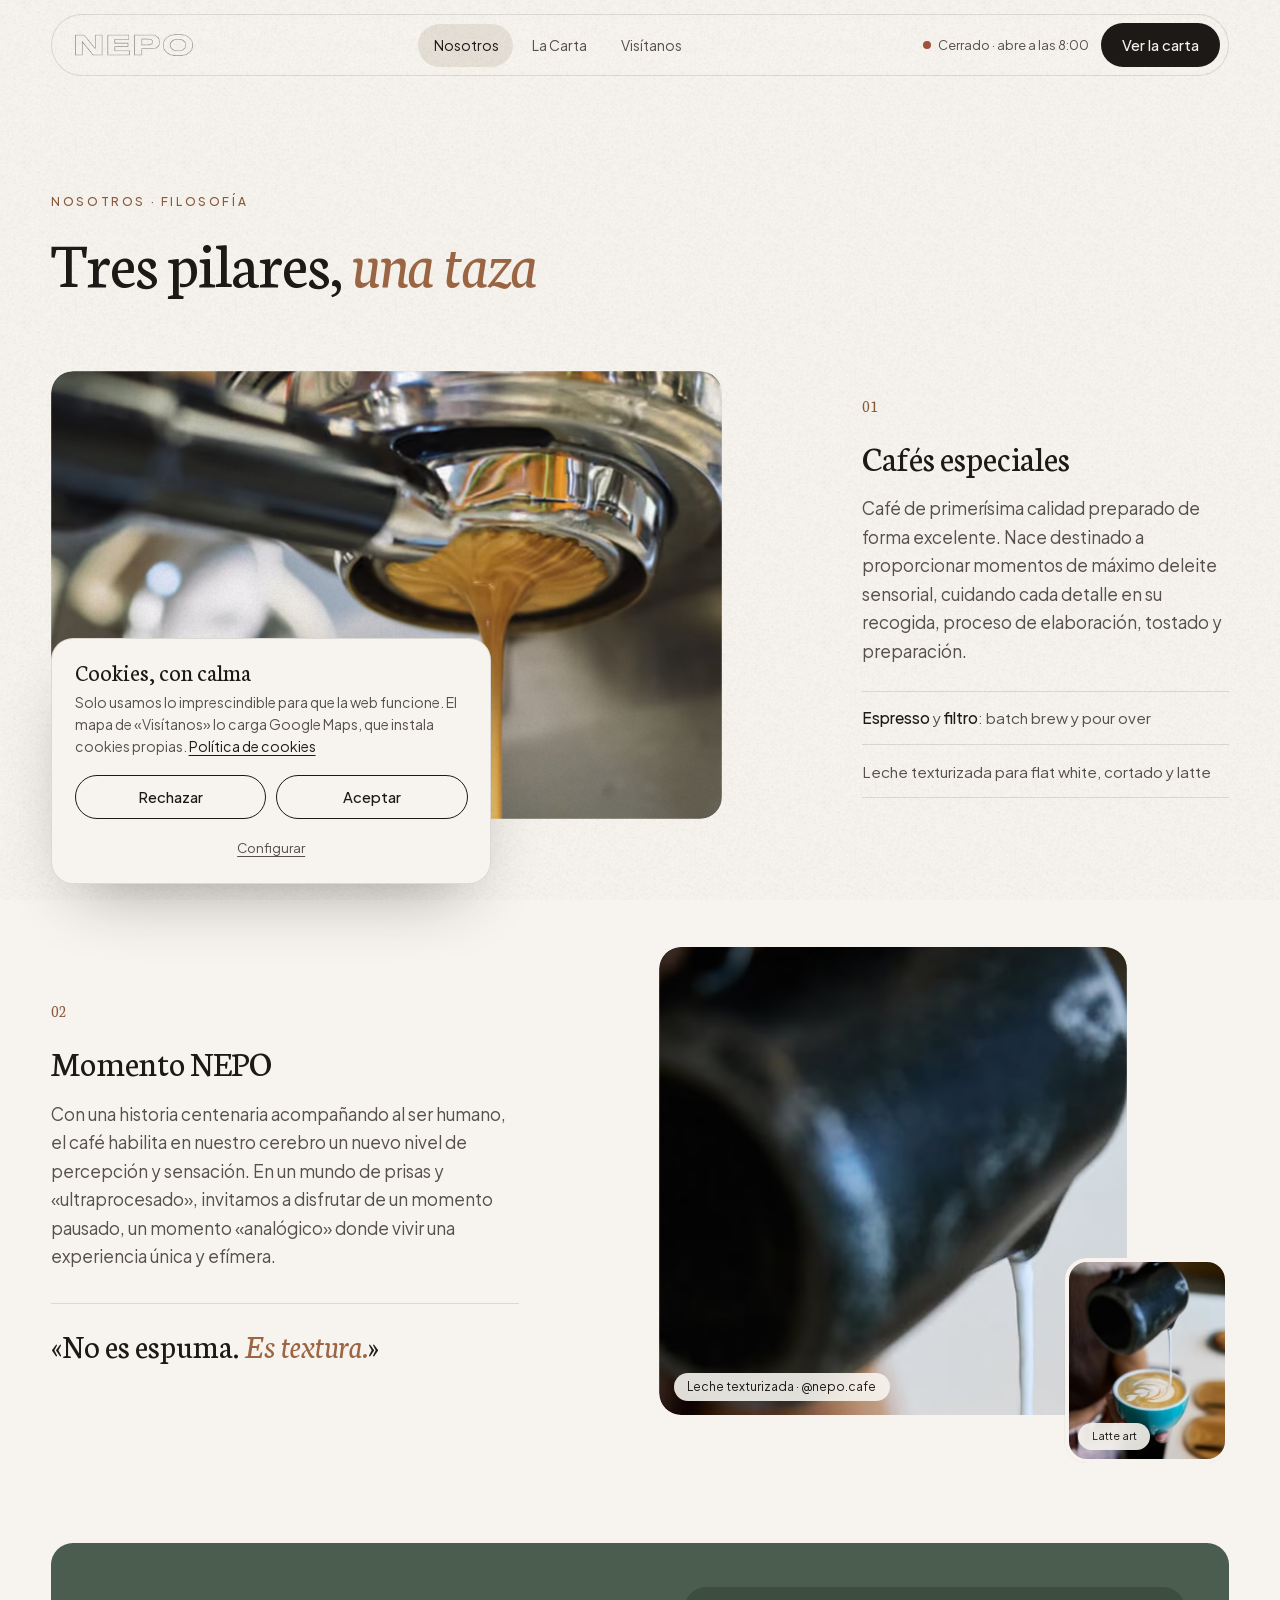
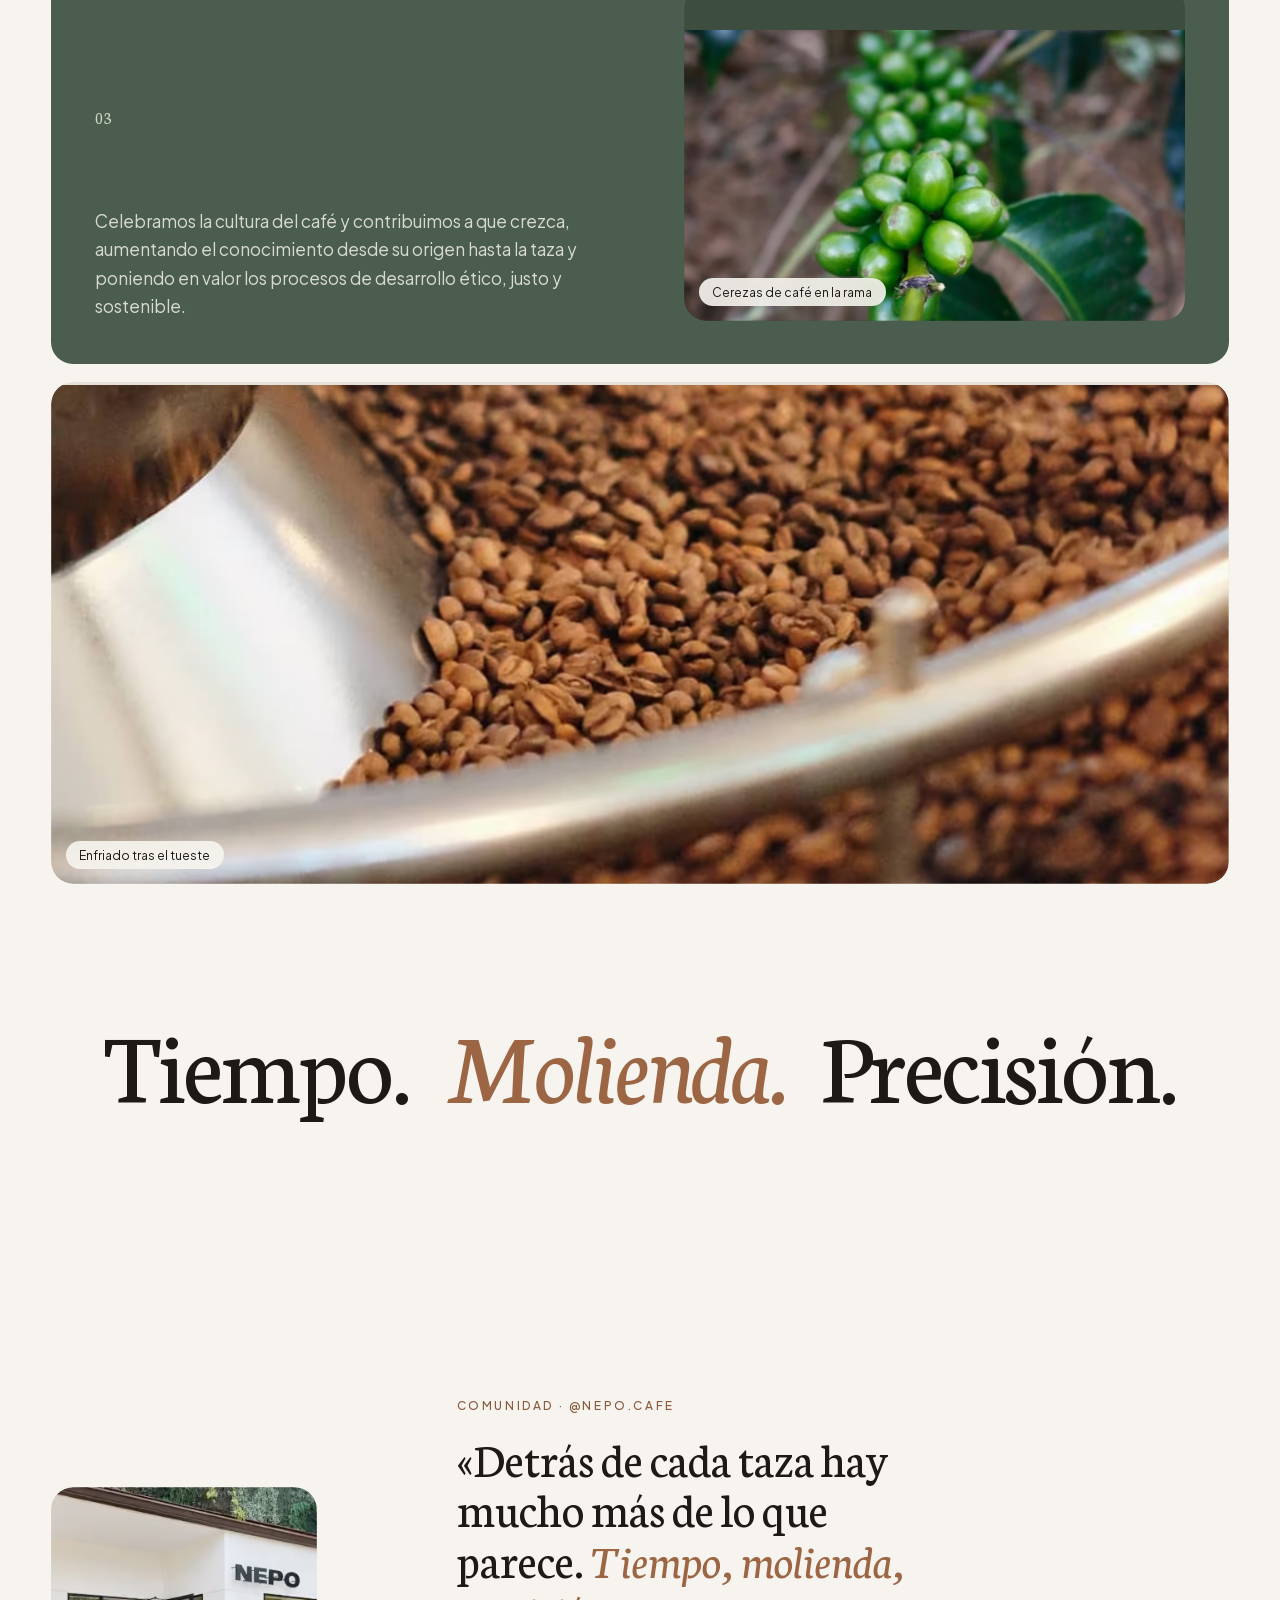
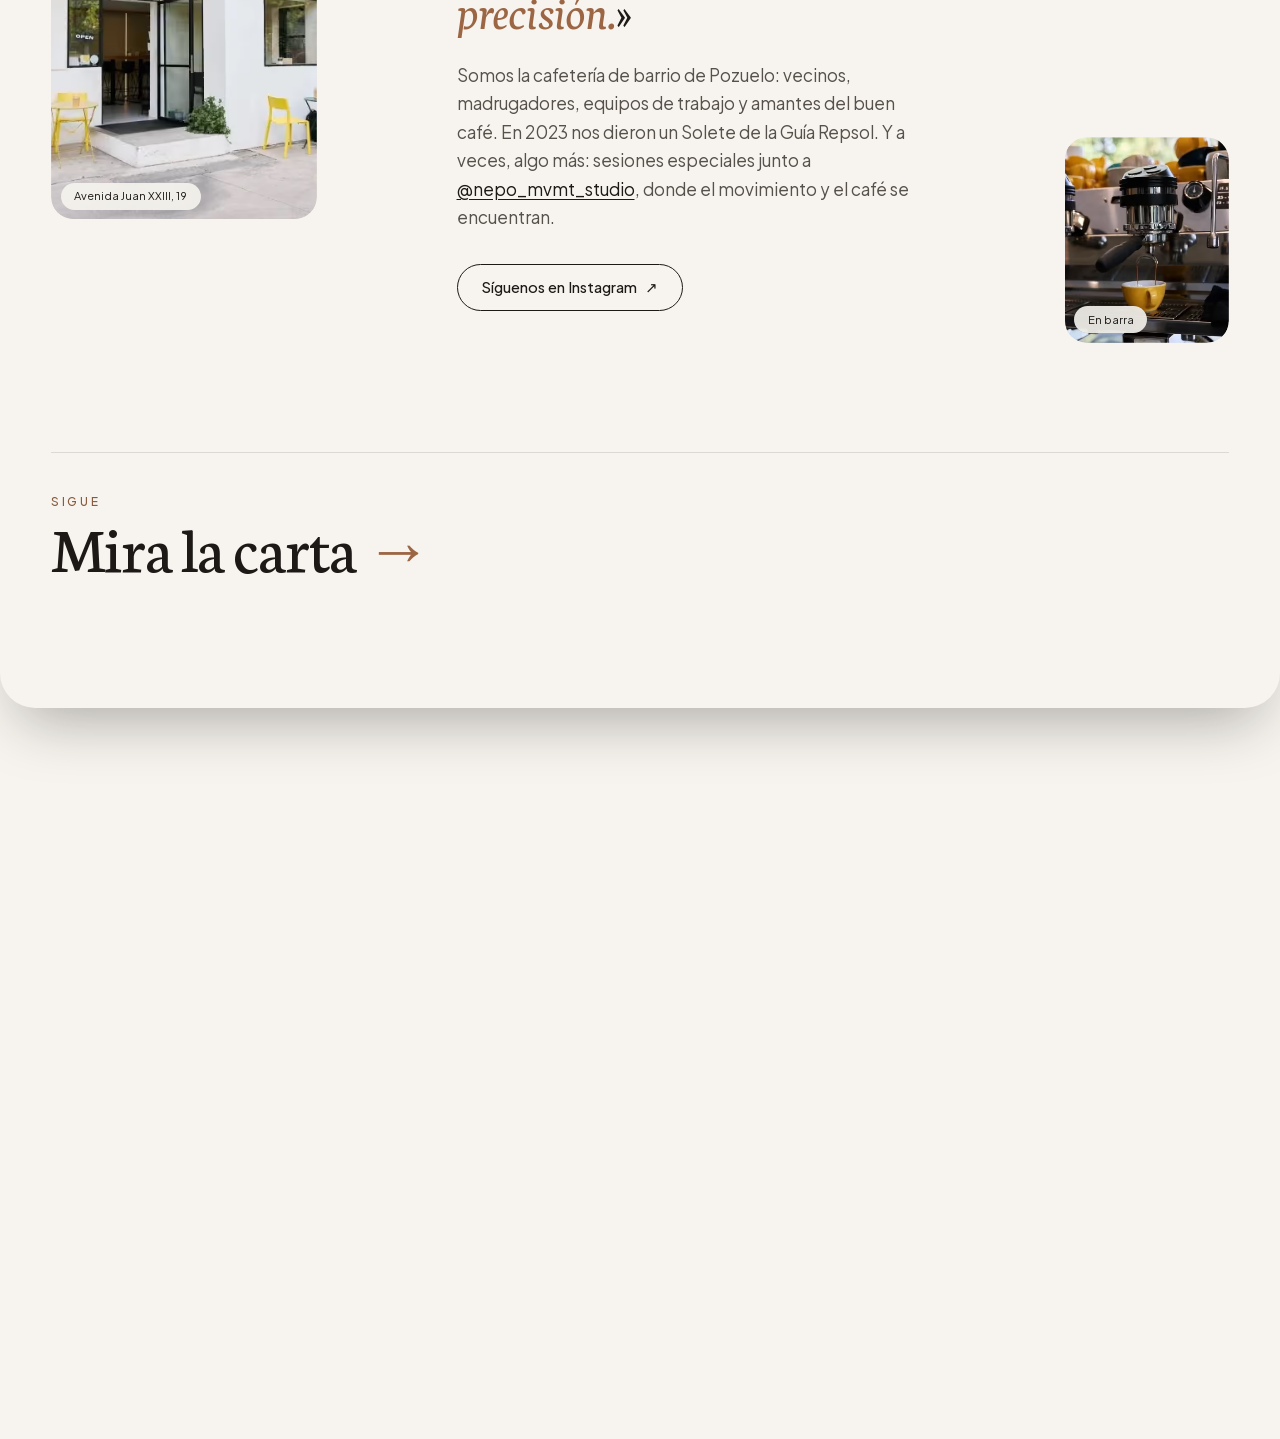
<file: nosotros/index.html>
<!doctype html>
<html lang="es">
<head>
  <meta charset="utf-8" />
  <meta name="viewport" content="width=device-width, initial-scale=1, viewport-fit=cover" />
  <title>Nosotros · Café de especialidad y cultura del café | NEPO Café Pozuelo</title>
  <meta name="description" content="Quiénes somos: café de especialidad de origen y tueste ético, leche texturizada con precisión y un momento analógico en Pozuelo de Alarcón. Solete Guía Repsol 2023." />
  <link rel="canonical" href="https://nepo.cafe/nosotros/" />
  <meta name="robots" content="index, follow, max-image-preview:large" />
  <meta name="theme-color" content="#F7F4EF" />
  <meta name="geo.region" content="ES-MD" />
  <meta name="geo.placename" content="Pozuelo de Alarcón" />
  <meta name="geo.position" content="40.4437979;-3.8078767" />
  <meta name="ICBM" content="40.4437979, -3.8078767" />

  <link rel="icon" href="../favicon.svg" type="image/svg+xml" />
  <link rel="icon" href="../favicon-32.png" type="image/png" sizes="32x32" />
  <link rel="icon" href="../favicon-192.png" type="image/png" sizes="192x192" />
  <link rel="apple-touch-icon" href="../apple-touch-icon.png" />
  <link rel="manifest" href="../site.webmanifest" />

  <!-- Open Graph / redes sociales (URLs absolutas) -->
  <meta property="og:type" content="website" />
  <meta property="og:site_name" content="NEPO Café" />
  <meta property="og:locale" content="es_ES" />
  <meta property="og:url" content="https://nepo.cafe/nosotros/" />
  <meta property="og:title" content="Nosotros · Café de especialidad y cultura del café | NEPO Café Pozuelo" />
  <meta property="og:description" content="Tres pilares, una taza: cafés especiales, el momento NEPO y la cultura del café." />
  <meta property="og:image" content="https://nepo.cafe/assets/og-nepo-cafe.jpg" />
  <meta property="og:image:width" content="1200" />
  <meta property="og:image:height" content="630" />
  <meta property="og:image:alt" content="Hilo de espresso cayendo del portafiltro en la barra de NEPO Café" />
  <meta name="twitter:card" content="summary_large_image" />
  <meta name="twitter:title" content="Nosotros · Café de especialidad y cultura del café | NEPO Café Pozuelo" />
  <meta name="twitter:description" content="Tres pilares, una taza: cafés especiales, el momento NEPO y la cultura del café." />
  <meta name="twitter:image" content="https://nepo.cafe/assets/og-nepo-cafe.jpg" />
  <meta name="twitter:image:alt" content="Hilo de espresso cayendo del portafiltro en la barra de NEPO Café" />

  <!-- Tipografías alojadas en la propia web: sin peticiones a Google al cargar -->
  <link rel="preload" href="../assets/fonts/neuton-400-latin.woff2" as="font" type="font/woff2" crossorigin />
  <link rel="preload" href="../assets/fonts/neuton-400i-latin.woff2" as="font" type="font/woff2" crossorigin />
  <link rel="preload" href="../assets/fonts/jakarta-latin.woff2" as="font" type="font/woff2" crossorigin />
  <link rel="stylesheet" href="../css/styles.css" />
  <script>document.documentElement.classList.add("js")</script>

  <script type="application/ld+json">
  {
    "@context": "https://schema.org",
    "@graph": [
      {
        "@type": "AboutPage",
        "@id": "https://nepo.cafe/nosotros/#pagina",
        "url": "https://nepo.cafe/nosotros/",
        "name": "Nosotros · Café de especialidad y cultura del café | NEPO Café Pozuelo",
        "inLanguage": "es-ES",
        "isPartOf": {
          "@id": "https://nepo.cafe/#web"
        },
        "about": {
          "@id": "https://nepo.cafe/#cafeteria"
        },
        "breadcrumb": {
          "@type": "BreadcrumbList",
          "itemListElement": [
            {
              "@type": "ListItem",
              "position": 1,
              "name": "Inicio",
              "item": "https://nepo.cafe/"
            },
            {
              "@type": "ListItem",
              "position": 2,
              "name": "Nosotros",
              "item": "https://nepo.cafe/nosotros/"
            }
          ]
        }
      }
    ]
  }
  </script>
</head>

<body class="page page--nosotros">
  <a class="skip-link" href="#contenido">Saltar al contenido</a>

  <!-- NAVBAR · cápsula flotante (igual en todas las páginas) -->
  <header class="nav" data-nav>
    <div class="nav__inner">
      <a class="nav__logo" href="../" aria-label="NEPO Café, inicio">
        <img src="../assets/logo-nepo.png" alt="NEPO" width="344" height="64" />
      </a>

      <nav class="nav__links" aria-label="Principal">
        <span class="nav__pill" aria-hidden="true" data-nav-pill></span>
        <a href="../nosotros/" aria-current="page">Nosotros</a>
        <a href="../carta/">La Carta</a>
        <a href="../visitanos/">Visítanos</a>
      </nav>

      <div class="nav__actions">
        <span class="status" data-status>
          <span class="status__dot" aria-hidden="true"></span>
          <span class="status__text" data-status-text>Lun–vie 7:30–19:30</span>
        </span>
        <a class="btn btn--pill btn--dark nav__cta" href="../carta/">Ver la carta</a>
        <button class="nav__toggle" type="button" aria-expanded="false" aria-controls="nav-sheet" data-nav-toggle>
          <span class="sr-only" data-nav-toggle-label>Abrir menú</span>
          <span class="nav__burger" aria-hidden="true"></span>
        </button>
      </div>
    </div>

    <!-- Menú móvil -->
    <div class="nav__sheet" id="nav-sheet" data-nav-sheet hidden>
      <nav aria-label="Menú móvil">
        <ol class="nav__sheet-links">
          <li style="--i:0"><a href="../"><span>01</span>Inicio</a></li>
          <li style="--i:1"><a href="../nosotros/" aria-current="page"><span>02</span>Nosotros</a></li>
          <li style="--i:2"><a href="../carta/"><span>03</span>La Carta</a></li>
          <li style="--i:3"><a href="../visitanos/"><span>04</span>Visítanos</a></li>
        </ol>
      </nav>
      <div class="nav__sheet-foot" style="--i:4">
        <p>Avenida Juan XXIII, 19<br />Pozuelo de Alarcón</p>
        <a class="btn btn--pill btn--dark" href="https://www.google.com/maps/dir/?api=1&amp;destination=NEPO%20Caf%C3%A9%2C%20Avenida%20Juan%20XXIII%2019%2C%2028224%20Pozuelo%20de%20Alarc%C3%B3n" target="_blank" rel="noopener">Cómo llegar</a>
      </div>
    </div>
  </header>

  <main id="contenido">

    <section class="section philosophy page-first" id="filosofia" aria-labelledby="philosophy-title">
      <header class="section__head">
        <p class="eyebrow" data-reveal="fade">Nosotros · Filosofía</p>
        <h1 class="section__title" id="philosophy-title" data-split>Tres pilares, <em>una taza</em></h1>
      </header>

      <!-- Pilar 01 -->
      <article class="pillar pillar--one">
        <figure class="pillar__media frame" data-reveal="image">
          <div class="frame__inner" data-parallax="-0.06">
            <picture><source type="image/avif" srcset="../assets/img/espresso-portafiltro-480.avif 480w, ../assets/img/espresso-portafiltro-800.avif 800w, ../assets/img/espresso-portafiltro-1130.avif 1130w" sizes="(max-width: 900px) 100vw, 58vw" /><source type="image/webp" srcset="../assets/img/espresso-portafiltro-480.webp 480w, ../assets/img/espresso-portafiltro-800.webp 800w, ../assets/img/espresso-portafiltro-1130.webp 1130w" sizes="(max-width: 900px) 100vw, 58vw" /><img src="../assets/img/espresso-portafiltro-1130.jpg" width="1130" height="754" alt="Extracción de espresso en la barra de NEPO: un hilo de café dorado cae del portafiltro" style="object-position: 66% 50%" loading="lazy" decoding="async" /></picture>
          </div>
          <figcaption class="tag">Extracción · barra de NEPO</figcaption>
        </figure>
        <div class="pillar__body">
          <span class="pillar__index" data-reveal="fade">01</span>
          <h2 class="pillar__title" data-split>Cafés especiales</h2>
          <p data-reveal="fade">Café de primerísima calidad preparado de forma excelente. Nace destinado a proporcionar momentos de máximo deleite sensorial, cuidando cada detalle en su recogida, proceso de elaboración, tostado y preparación.</p>
          <ul class="pillar__facts" data-reveal="stagger">
            <li><strong>Espresso</strong> y <strong>filtro</strong>: batch brew y pour over</li>
            <li>Leche texturizada para flat white, cortado y latte</li>
          </ul>
        </div>
      </article>

      <!-- Pilar 02 -->
      <article class="pillar pillar--two">
        <div class="pillar__body">
          <span class="pillar__index" data-reveal="fade">02</span>
          <h2 class="pillar__title" data-split>Momento NEPO</h2>
          <p data-reveal="fade">Con una historia centenaria acompañando al ser humano, el café habilita en nuestro cerebro un nuevo nivel de percepción y sensación. En un mundo de prisas y «ultraprocesado», invitamos a disfrutar de un momento pausado, un momento «analógico» donde vivir una experiencia única y efímera.</p>
          <blockquote class="pillar__quote" data-split>«No es espuma. <em>Es textura.</em>»</blockquote>
        </div>
        <figure class="pillar__media frame frame--square" data-reveal="image">
          <div class="frame__inner" data-parallax="-0.05">
            <picture><source type="image/avif" srcset="../assets/img/leche-texturizada-480.avif 480w, ../assets/img/leche-texturizada-640.avif 640w" sizes="(max-width: 900px) 100vw, 40vw" /><source type="image/webp" srcset="../assets/img/leche-texturizada-480.webp 480w, ../assets/img/leche-texturizada-640.webp 640w" sizes="(max-width: 900px) 100vw, 40vw" /><img src="../assets/img/leche-texturizada-640.jpg" width="640" height="639" alt="Leche texturizada cayendo de la jarra de acero en la barra de NEPO" loading="lazy" decoding="async" /></picture>
          </div>
          <figcaption class="tag">Leche texturizada · @nepo.cafe</figcaption>
        </figure>
        <figure class="pillar__aside frame frame--portrait" data-reveal="image">
          <picture><source type="image/avif" srcset="../assets/img/latte-art-320.avif 320w" sizes="240px" /><source type="image/webp" srcset="../assets/img/latte-art-320.webp 320w" sizes="240px" /><img src="../assets/img/latte-art-320.jpg" width="320" height="400" alt="Barista de NEPO dibujando un tulipán de latte art en una taza azul" loading="lazy" decoding="async" /></picture>
          <figcaption class="tag tag--small">Latte art</figcaption>
        </figure>
      </article>

      <!-- Pilar 03 -->
      <article class="pillar pillar--three">
        <div class="pillar__leaf">
          <div class="pillar__body">
            <span class="pillar__index" data-reveal="fade">03</span>
            <h2 class="pillar__title" data-split>Cultura del café</h2>
            <p data-reveal="fade">Celebramos la cultura del café y contribuimos a que crezca, aumentando el conocimiento desde su origen hasta la taza y poniendo en valor los procesos de desarrollo ético, justo y sostenible.</p>
          </div>
          <figure class="pillar__media frame" data-reveal="image">
            <div class="frame__inner" data-parallax="-0.05">
              <picture><source type="image/avif" srcset="../assets/img/rama-cafeto-480.avif 480w, ../assets/img/rama-cafeto-800.avif 800w, ../assets/img/rama-cafeto-960.avif 960w" sizes="(max-width: 900px) 100vw, 45vw" /><source type="image/webp" srcset="../assets/img/rama-cafeto-480.webp 480w, ../assets/img/rama-cafeto-800.webp 800w, ../assets/img/rama-cafeto-960.webp 960w" sizes="(max-width: 900px) 100vw, 45vw" /><img src="../assets/img/rama-cafeto-960.jpg" width="960" height="640" alt="Rama de cafeto con cerezas de café verdes" style="object-position: 45% 50%" loading="lazy" decoding="async" /></picture>
            </div>
            <figcaption class="tag">Cerezas de café en la rama</figcaption>
          </figure>
        </div>
        <figure class="pillar__wide frame" data-reveal="image">
          <div class="frame__inner" data-parallax="-0.08">
            <picture><source type="image/avif" srcset="../assets/img/tueste-480.avif 480w, ../assets/img/tueste-800.avif 800w, ../assets/img/tueste-1080.avif 1080w" sizes="100vw" /><source type="image/webp" srcset="../assets/img/tueste-480.webp 480w, ../assets/img/tueste-800.webp 800w, ../assets/img/tueste-1080.webp 1080w" sizes="100vw" /><img src="../assets/img/tueste-1080.jpg" width="1080" height="719" alt="Granos de café recién tostados girando en el tambor de enfriado del tostador" loading="lazy" decoding="async" /></picture>
          </div>
          <figcaption class="tag">Enfriado tras el tueste</figcaption>
        </figure>
      </article>

      <p class="manifesto">
        <span class="manifesto__word" data-reveal="word">Tiempo.</span>
        <span class="manifesto__word manifesto__word--em" data-reveal="word">Molienda.</span>
        <span class="manifesto__word" data-reveal="word">Precisión.</span>
      </p>
    </section>

    <section class="section community" id="comunidad" aria-labelledby="community-title">
      <div class="community__intro">
        <figure class="community__facade frame frame--portrait" data-reveal="image">
          <picture><source type="image/avif" srcset="../assets/img/fachada-320.avif 320w" sizes="320px" /><source type="image/webp" srcset="../assets/img/fachada-320.webp 320w" sizes="320px" /><img src="../assets/img/fachada-320.jpg" width="320" height="400" alt="Fachada blanca de NEPO Café en la Avenida Juan XXIII de Pozuelo, con el rótulo NEPO y sillas amarillas en la terraza" loading="lazy" decoding="async" /></picture>
          <figcaption class="tag tag--small">Avenida Juan XXIII, 19</figcaption>
        </figure>
        <div class="community__text">
          <p class="eyebrow" data-reveal="fade">Comunidad · @nepo.cafe</p>
          <h2 class="community__quote" id="community-title" data-split>«Detrás de cada taza hay mucho más de lo que parece. <em>Tiempo, molienda, precisión.</em>»</h2>
          <p class="community__lead" data-reveal="fade">Somos la cafetería de barrio de Pozuelo: vecinos, madrugadores, equipos de trabajo y amantes del buen café. En 2023 nos dieron un Solete de la Guía Repsol. Y a veces, algo más: sesiones especiales junto a <a href="https://www.instagram.com/nepo_mvmt_studio/" target="_blank" rel="noopener">@nepo_mvmt_studio<span class="sr-only"> (abre Instagram en otra pestaña)</span></a>, donde el movimiento y el café se encuentran.</p>
          <a class="btn btn--pill btn--outline btn--magnetic" href="https://www.instagram.com/nepo.cafe/" target="_blank" rel="noopener">
            <span>Síguenos en Instagram</span><span class="btn__arrow" aria-hidden="true">↗</span><span class="sr-only"> (abre en otra pestaña)</span>
          </a>
        </div>
        <figure class="community__bar frame frame--portrait" data-reveal="image">
          <picture><source type="image/avif" srcset="../assets/img/espresso-barra-320.avif 320w" sizes="320px" /><source type="image/webp" srcset="../assets/img/espresso-barra-320.webp 320w" sizes="320px" /><img src="../assets/img/espresso-barra-320.jpg" width="320" height="400" alt="Espresso cayendo del portafiltro en una taza amarilla, en la barra de NEPO" loading="lazy" decoding="async" /></picture>
          <figcaption class="tag tag--small">En barra</figcaption>
        </figure>
      </div>
    </section>

    <nav class="next" aria-label="Siguiente">
      <a class="next__link" href="../carta/">
        <span class="eyebrow">Sigue</span>
        <span class="next__title">Mira la carta <span class="next__arrow" aria-hidden="true">→</span></span>
      </a>
    </nav>

  </main>

  <!-- FOOTER · se descubre bajo el contenido (efecto telón) -->
  <footer class="footer" data-footer>
    <div class="footer__inner">
      <div class="footer__top">
        <div class="footer__brand">
          <p class="footer__claim">Cafés especiales, tostadas brutales y bollería casera. <em>Un momento analógico en un mundo con prisas.</em></p>
          <a class="btn btn--pill btn--light btn--magnetic" href="../carta/"><span>Ver la carta</span></a>
        </div>
        <div class="footer__col">
          <h2 class="footer__title"><a href="../visitanos/">Visítanos</a></h2>
          <p>Avenida Juan XXIII, 19<br />28224 Pozuelo de Alarcón</p>
          <p class="footer__hours">Lun–vie 07:30–19:30<br />Sáb 08:00–19:30 · Dom 08:00–15:00</p>
        </div>
        <div class="footer__col">
          <h2 class="footer__title">Contacto</h2>
          <ul class="footer__links">
            <li><a href="tel:+34691227651">691 22 76 51</a></li>
            <li><a href="mailto:hola@nepo.cafe">hola@nepo.cafe</a></li>
            <li><a href="https://www.instagram.com/nepo.cafe/" target="_blank" rel="noopener">Instagram @nepo.cafe <span aria-hidden="true">↗</span></a></li>
            <li><a href="https://www.instagram.com/nepo_mvmt_studio/" target="_blank" rel="noopener">@nepo_mvmt_studio <span aria-hidden="true">↗</span></a></li>
          </ul>
        </div>
      </div>

      <p class="footer__word" aria-hidden="true" data-footer-word><span>N</span><span>E</span><span>P</span><span>O</span></p>

      <div class="footer__legal">
        <p>© <span data-year>2026</span> NEPO Café · Pozuelo Coffee House</p>
        <nav aria-label="Legal">
          <a href="../legal.html#aviso-legal">Aviso legal</a>
          <a href="../legal.html#privacidad">Privacidad</a>
          <a href="../legal.html#cookies">Cookies</a>
          <button type="button" class="footer__cookie-btn" data-cookie-settings>Configurar cookies</button>
        </nav>
        <a class="footer__top-link" href="#contenido" data-scroll-top>Volver arriba <span aria-hidden="true">↑</span></a>
      </div>
    </div>
  </footer>

  <!-- COOKIES · única categoría opcional: Google Maps (terceros). «Aceptar» y «Rechazar» tienen el mismo peso visual. -->
  <div class="cookies" data-cookie-banner role="dialog" aria-modal="false" aria-labelledby="cookies-title" aria-describedby="cookies-text" hidden>
    <p class="cookies__title" id="cookies-title">Cookies, con calma</p>
    <p class="cookies__text" id="cookies-text">
      Solo usamos lo imprescindible para que la web funcione. El mapa de «Visítanos» lo carga Google Maps, que instala cookies propias.
      <a href="../legal.html#cookies">Política de cookies</a>
    </p>
    <div class="cookies__prefs" data-cookie-prefs hidden>
      <label class="switch">
        <input type="checkbox" checked disabled />
        <span class="switch__track" aria-hidden="true"></span>
        <span><strong>Técnicas</strong> · siempre activas</span>
      </label>
      <label class="switch">
        <input type="checkbox" data-cookie-maps />
        <span class="switch__track" aria-hidden="true"></span>
        <span><strong>Google Maps</strong> · mapa interactivo</span>
      </label>
      <button class="btn btn--pill btn--outline cookies__save" type="button" data-cookie-save>Guardar selección</button>
    </div>
    <div class="cookies__actions">
      <button class="btn btn--pill btn--outline" type="button" data-cookie-reject>Rechazar</button>
      <button class="btn btn--pill btn--outline" type="button" data-cookie-accept>Aceptar</button>
    </div>
    <button class="cookies__config" type="button" aria-expanded="false" data-cookie-config>Configurar</button>
  </div>

  <script src="../js/main.js" defer></script>
</body>
</html>
</file>
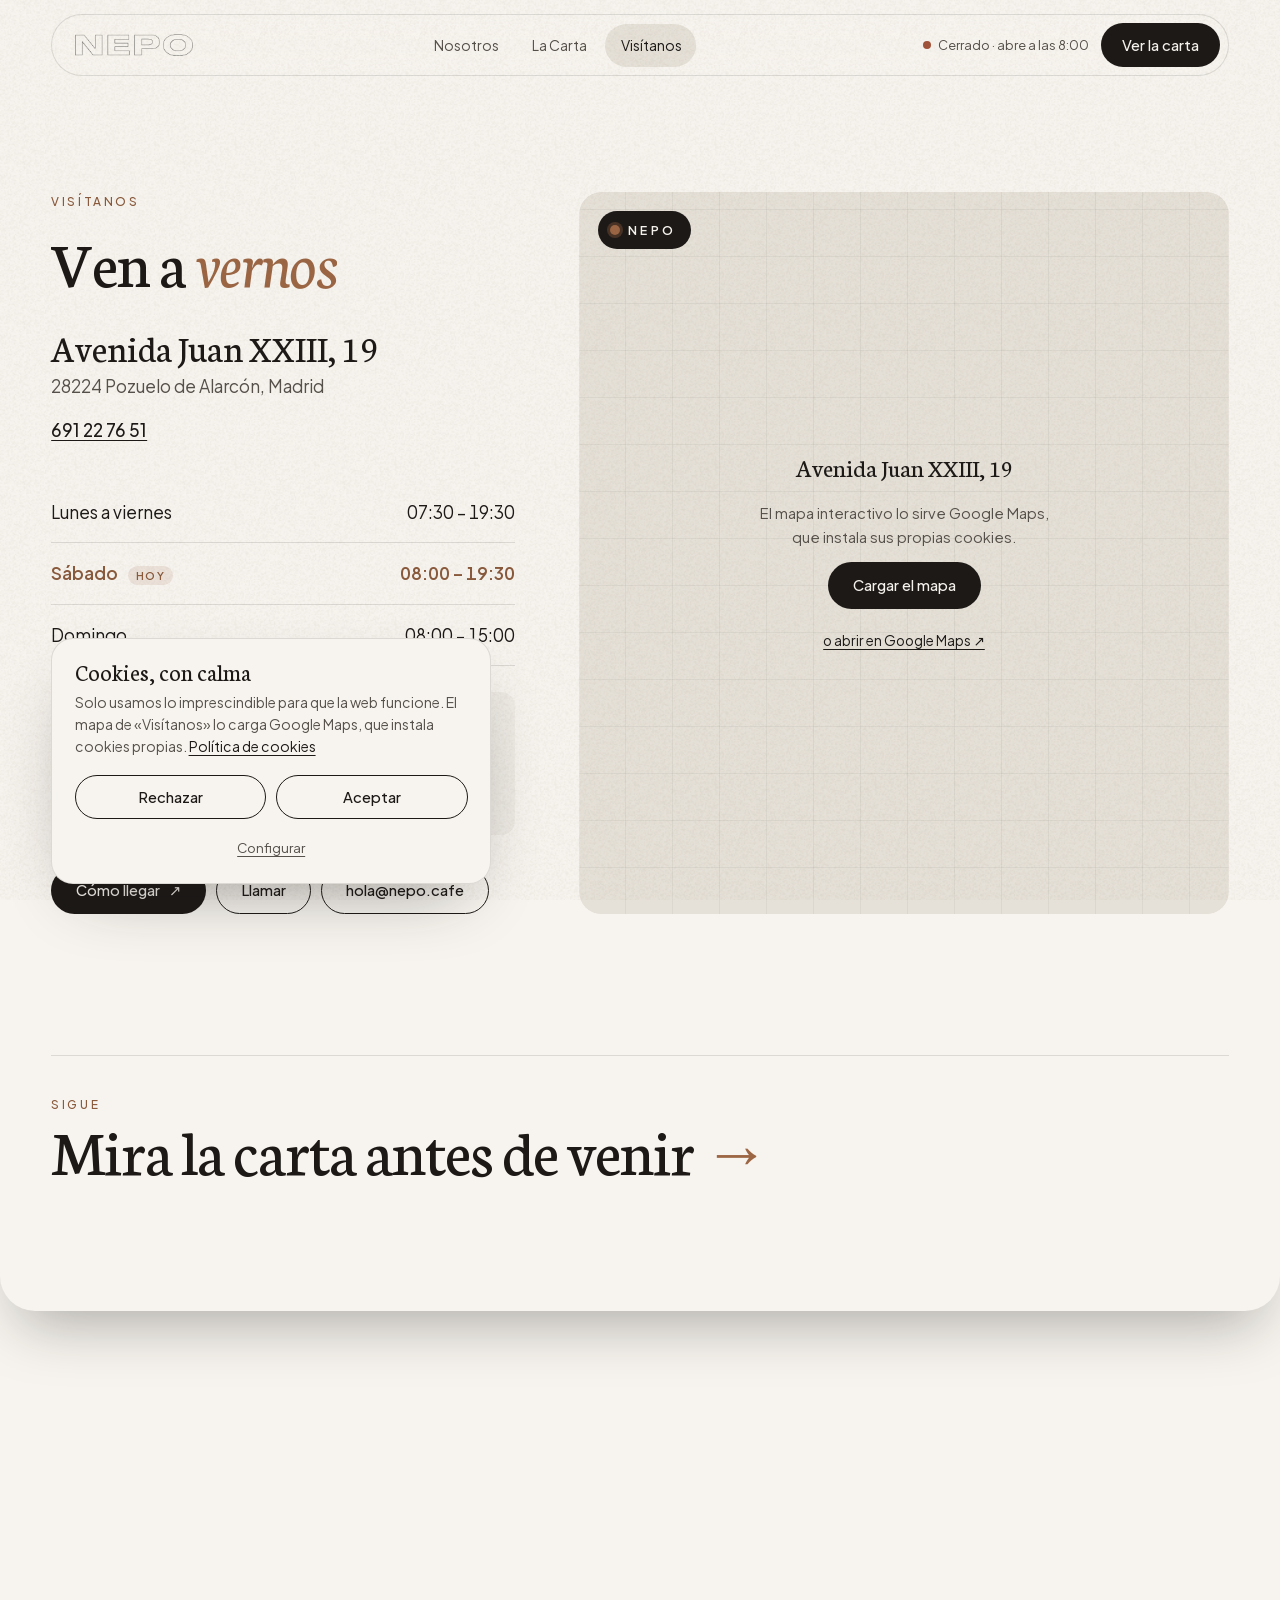
<file: visitanos/index.html>
<!doctype html>
<html lang="es">
<head>
  <meta charset="utf-8" />
  <meta name="viewport" content="width=device-width, initial-scale=1, viewport-fit=cover" />
  <title>Horario y cómo llegar · Avenida Juan XXIII, 19 | NEPO Café Pozuelo</title>
  <meta name="description" content="Horario de NEPO Café (lunes a viernes 7:30–19:30, sábado 8:00–19:30, domingo 8:00–15:00), dirección en la Avenida Juan XXIII, 19, Pozuelo de Alarcón, teléfono y mapa." />
  <link rel="canonical" href="https://nepo.cafe/visitanos/" />
  <meta name="robots" content="index, follow, max-image-preview:large" />
  <meta name="theme-color" content="#F7F4EF" />
  <meta name="geo.region" content="ES-MD" />
  <meta name="geo.placename" content="Pozuelo de Alarcón" />
  <meta name="geo.position" content="40.4437979;-3.8078767" />
  <meta name="ICBM" content="40.4437979, -3.8078767" />

  <link rel="icon" href="../favicon.svg" type="image/svg+xml" />
  <link rel="icon" href="../favicon-32.png" type="image/png" sizes="32x32" />
  <link rel="icon" href="../favicon-192.png" type="image/png" sizes="192x192" />
  <link rel="apple-touch-icon" href="../apple-touch-icon.png" />
  <link rel="manifest" href="../site.webmanifest" />

  <!-- Open Graph / redes sociales (URLs absolutas) -->
  <meta property="og:type" content="website" />
  <meta property="og:site_name" content="NEPO Café" />
  <meta property="og:locale" content="es_ES" />
  <meta property="og:url" content="https://nepo.cafe/visitanos/" />
  <meta property="og:title" content="Horario y cómo llegar · Avenida Juan XXIII, 19 | NEPO Café Pozuelo" />
  <meta property="og:description" content="Avenida Juan XXIII, 19 · 28224 Pozuelo de Alarcón. Abierto todos los días." />
  <meta property="og:image" content="https://nepo.cafe/assets/og-nepo-cafe.jpg" />
  <meta property="og:image:width" content="1200" />
  <meta property="og:image:height" content="630" />
  <meta property="og:image:alt" content="Hilo de espresso cayendo del portafiltro en la barra de NEPO Café" />
  <meta name="twitter:card" content="summary_large_image" />
  <meta name="twitter:title" content="Horario y cómo llegar · Avenida Juan XXIII, 19 | NEPO Café Pozuelo" />
  <meta name="twitter:description" content="Avenida Juan XXIII, 19 · 28224 Pozuelo de Alarcón. Abierto todos los días." />
  <meta name="twitter:image" content="https://nepo.cafe/assets/og-nepo-cafe.jpg" />
  <meta name="twitter:image:alt" content="Hilo de espresso cayendo del portafiltro en la barra de NEPO Café" />

  <!-- Tipografías alojadas en la propia web: sin peticiones a Google al cargar -->
  <link rel="preload" href="../assets/fonts/neuton-400-latin.woff2" as="font" type="font/woff2" crossorigin />
  <link rel="preload" href="../assets/fonts/neuton-400i-latin.woff2" as="font" type="font/woff2" crossorigin />
  <link rel="preload" href="../assets/fonts/jakarta-latin.woff2" as="font" type="font/woff2" crossorigin />
  <link rel="stylesheet" href="../css/styles.css" />
  <script>document.documentElement.classList.add("js")</script>

  <script type="application/ld+json">
  {
    "@context": "https://schema.org",
    "@graph": [
      {
        "@type": "CafeOrCoffeeShop",
        "@id": "https://nepo.cafe/#cafeteria",
        "name": "NEPO Café",
        "alternateName": "NEPO · Pozuelo Coffee House",
        "description": "Cafetería de especialidad en Pozuelo de Alarcón: café de especialidad, tostadas de masa madre y brioche hecho en casa.",
        "url": "https://nepo.cafe/",
        "telephone": "+34691227651",
        "email": "hola@nepo.cafe",
        "image": [
          "https://nepo.cafe/assets/og-nepo-cafe.jpg",
          "https://nepo.cafe/assets/img/tostadas-aguacate-736.jpg",
          "https://nepo.cafe/assets/img/fachada-320.jpg"
        ],
        "logo": "https://nepo.cafe/favicon-192.png",
        "priceRange": "€",
        "servesCuisine": [
          "Café de especialidad",
          "Desayunos",
          "Tostadas",
          "Brioche"
        ],
        "address": {
          "@type": "PostalAddress",
          "streetAddress": "Avenida Juan XXIII, 19",
          "postalCode": "28224",
          "addressLocality": "Pozuelo de Alarcón",
          "addressRegion": "Madrid",
          "addressCountry": "ES"
        },
        "geo": {
          "@type": "GeoCoordinates",
          "latitude": 40.4437979,
          "longitude": -3.8078767
        },
        "hasMap": "https://www.google.com/maps/search/?api=1&query=NEPO%20Caf%C3%A9%2C%20Avenida%20Juan%20XXIII%2019%2C%20Pozuelo%20de%20Alarc%C3%B3n",
        "openingHoursSpecification": [
          {
            "@type": "OpeningHoursSpecification",
            "dayOfWeek": [
              "Monday",
              "Tuesday",
              "Wednesday",
              "Thursday",
              "Friday"
            ],
            "opens": "07:30",
            "closes": "19:30"
          },
          {
            "@type": "OpeningHoursSpecification",
            "dayOfWeek": "Saturday",
            "opens": "08:00",
            "closes": "19:30"
          },
          {
            "@type": "OpeningHoursSpecification",
            "dayOfWeek": "Sunday",
            "opens": "08:00",
            "closes": "15:00"
          }
        ],
        "hasMenu": "https://nepo.cafe/carta/",
        "award": "Solete Guía Repsol 2023",
        "sameAs": [
          "https://www.instagram.com/nepo.cafe/"
        ]
      },
      {
        "@type": "ContactPage",
        "@id": "https://nepo.cafe/visitanos/#pagina",
        "url": "https://nepo.cafe/visitanos/",
        "name": "Horario y cómo llegar · Avenida Juan XXIII, 19 | NEPO Café Pozuelo",
        "inLanguage": "es-ES",
        "isPartOf": {
          "@id": "https://nepo.cafe/#web"
        },
        "about": {
          "@id": "https://nepo.cafe/#cafeteria"
        },
        "breadcrumb": {
          "@type": "BreadcrumbList",
          "itemListElement": [
            {
              "@type": "ListItem",
              "position": 1,
              "name": "Inicio",
              "item": "https://nepo.cafe/"
            },
            {
              "@type": "ListItem",
              "position": 2,
              "name": "Visítanos",
              "item": "https://nepo.cafe/visitanos/"
            }
          ]
        }
      }
    ]
  }
  </script>
</head>

<body class="page page--visitanos">
  <a class="skip-link" href="#contenido">Saltar al contenido</a>

  <!-- NAVBAR · cápsula flotante (igual en todas las páginas) -->
  <header class="nav" data-nav>
    <div class="nav__inner">
      <a class="nav__logo" href="../" aria-label="NEPO Café, inicio">
        <img src="../assets/logo-nepo.png" alt="NEPO" width="344" height="64" />
      </a>

      <nav class="nav__links" aria-label="Principal">
        <span class="nav__pill" aria-hidden="true" data-nav-pill></span>
        <a href="../nosotros/">Nosotros</a>
        <a href="../carta/">La Carta</a>
        <a href="../visitanos/" aria-current="page">Visítanos</a>
      </nav>

      <div class="nav__actions">
        <span class="status" data-status>
          <span class="status__dot" aria-hidden="true"></span>
          <span class="status__text" data-status-text>Lun–vie 7:30–19:30</span>
        </span>
        <a class="btn btn--pill btn--dark nav__cta" href="../carta/">Ver la carta</a>
        <button class="nav__toggle" type="button" aria-expanded="false" aria-controls="nav-sheet" data-nav-toggle>
          <span class="sr-only" data-nav-toggle-label>Abrir menú</span>
          <span class="nav__burger" aria-hidden="true"></span>
        </button>
      </div>
    </div>

    <!-- Menú móvil -->
    <div class="nav__sheet" id="nav-sheet" data-nav-sheet hidden>
      <nav aria-label="Menú móvil">
        <ol class="nav__sheet-links">
          <li style="--i:0"><a href="../"><span>01</span>Inicio</a></li>
          <li style="--i:1"><a href="../nosotros/"><span>02</span>Nosotros</a></li>
          <li style="--i:2"><a href="../carta/"><span>03</span>La Carta</a></li>
          <li style="--i:3"><a href="../visitanos/" aria-current="page"><span>04</span>Visítanos</a></li>
        </ol>
      </nav>
      <div class="nav__sheet-foot" style="--i:4">
        <p>Avenida Juan XXIII, 19<br />Pozuelo de Alarcón</p>
        <a class="btn btn--pill btn--dark" href="https://www.google.com/maps/dir/?api=1&amp;destination=NEPO%20Caf%C3%A9%2C%20Avenida%20Juan%20XXIII%2019%2C%2028224%20Pozuelo%20de%20Alarc%C3%B3n" target="_blank" rel="noopener">Cómo llegar</a>
      </div>
    </div>
  </header>

  <main id="contenido">

    <section class="section visit page-first" id="donde" aria-labelledby="visit-title">
      <div class="visit__grid">
        <div class="visit__info">
          <p class="eyebrow" data-reveal="fade">Visítanos</p>
          <h1 class="section__title" id="visit-title" data-split>Ven a <em>vernos</em></h1>

          <address class="visit__address" data-reveal="fade">
            <span class="visit__street">Avenida Juan XXIII, 19</span>
            28224 Pozuelo de Alarcón, Madrid
            <a class="visit__phone" href="tel:+34691227651">691 22 76 51</a>
          </address>

          <table class="hours" data-reveal="fade">
            <caption class="sr-only">Horario de apertura de NEPO Café</caption>
            <tbody>
              <tr data-days="1,2,3,4,5"><th scope="row">Lunes a viernes</th><td>07:30 – 19:30</td></tr>
              <tr data-days="6"><th scope="row">Sábado</th><td>08:00 – 19:30</td></tr>
              <tr data-days="0"><th scope="row">Domingo</th><td>08:00 – 15:00</td></tr>
            </tbody>
          </table>

          <!-- Aviso de temporada: main.js lo muestra solo entre el 15/11 y el 25/12 -->
          <aside class="seasonal" data-season="11-15:12-25" hidden aria-label="Horarios de Navidad">
            <picture><source type="image/avif" srcset="../assets/img/horario-navidad-320.avif 320w" sizes="84px" /><source type="image/webp" srcset="../assets/img/horario-navidad-320.webp 320w" sizes="84px" /><img src="../assets/img/horario-navidad-320.jpg" width="320" height="400" alt="Cartel de NEPO con los horarios de Navidad junto a unas sillas amarillas" loading="lazy" decoding="async" /></picture>
            <div>
              <p class="seasonal__title">Horarios de Navidad</p>
              <p><strong>24 dic</strong> · 07:30 – 15:00<br /><strong>25 dic</strong> · Cerrado</p>
            </div>
          </aside>

          <div class="visit__actions">
            <a class="btn btn--pill btn--dark btn--magnetic" target="_blank" rel="noopener"
               href="https://www.google.com/maps/dir/?api=1&amp;destination=NEPO%20Caf%C3%A9%2C%20Avenida%20Juan%20XXIII%2019%2C%2028224%20Pozuelo%20de%20Alarc%C3%B3n">
              <span>Cómo llegar</span><span class="btn__arrow" aria-hidden="true">↗</span><span class="sr-only"> (abre Google Maps)</span>
            </a>
            <a class="btn btn--pill btn--outline" href="tel:+34691227651">Llamar</a>
            <a class="btn btn--pill btn--outline" href="mailto:hola@nepo.cafe">hola@nepo.cafe</a>
          </div>
        </div>

        <div class="map" data-reveal="image">
          <!-- Google Maps instala cookies de terceros: solo se carga con consentimiento -->
          <iframe class="map__frame" title="Mapa de Google: NEPO Café, Avenida Juan XXIII 19, Pozuelo de Alarcón"
            data-src="https://www.google.com/maps?q=NEPO+Caf%C3%A9,+Avenida+Juan+XXIII+19,+28224+Pozuelo+de+Alarc%C3%B3n&amp;z=16&amp;output=embed"
            loading="lazy" referrerpolicy="no-referrer-when-downgrade"></iframe>
          <div class="map__consent" data-map-consent>
            <p class="map__consent-title">Avenida Juan XXIII, 19</p>
            <p>El mapa interactivo lo sirve Google Maps, que instala sus propias cookies.</p>
            <button class="btn btn--pill btn--dark" type="button" data-map-accept>Cargar el mapa</button>
            <a class="map__link" href="https://www.google.com/maps/search/?api=1&amp;query=NEPO%20Caf%C3%A9%2C%20Avenida%20Juan%20XXIII%2019%2C%20Pozuelo%20de%20Alarc%C3%B3n" target="_blank" rel="noopener">o abrir en Google Maps ↗</a>
          </div>
          <div class="map__pin" aria-hidden="true">
            <span class="map__pin-dot"></span>
            <span class="map__pin-label">NEPO</span>
          </div>
        </div>
      </div>
    </section>

    <nav class="next" aria-label="Siguiente">
      <a class="next__link" href="../carta/">
        <span class="eyebrow">Sigue</span>
        <span class="next__title">Mira la carta antes de venir <span class="next__arrow" aria-hidden="true">→</span></span>
      </a>
    </nav>

  </main>

  <!-- FOOTER · se descubre bajo el contenido (efecto telón) -->
  <footer class="footer" data-footer>
    <div class="footer__inner">
      <div class="footer__top">
        <div class="footer__brand">
          <p class="footer__claim">Cafés especiales, tostadas brutales y bollería casera. <em>Un momento analógico en un mundo con prisas.</em></p>
          <a class="btn btn--pill btn--light btn--magnetic" href="../carta/"><span>Ver la carta</span></a>
        </div>
        <div class="footer__col">
          <h2 class="footer__title"><a href="../visitanos/">Visítanos</a></h2>
          <p>Avenida Juan XXIII, 19<br />28224 Pozuelo de Alarcón</p>
          <p class="footer__hours">Lun–vie 07:30–19:30<br />Sáb 08:00–19:30 · Dom 08:00–15:00</p>
        </div>
        <div class="footer__col">
          <h2 class="footer__title">Contacto</h2>
          <ul class="footer__links">
            <li><a href="tel:+34691227651">691 22 76 51</a></li>
            <li><a href="mailto:hola@nepo.cafe">hola@nepo.cafe</a></li>
            <li><a href="https://www.instagram.com/nepo.cafe/" target="_blank" rel="noopener">Instagram @nepo.cafe <span aria-hidden="true">↗</span></a></li>
            <li><a href="https://www.instagram.com/nepo_mvmt_studio/" target="_blank" rel="noopener">@nepo_mvmt_studio <span aria-hidden="true">↗</span></a></li>
          </ul>
        </div>
      </div>

      <p class="footer__word" aria-hidden="true" data-footer-word><span>N</span><span>E</span><span>P</span><span>O</span></p>

      <div class="footer__legal">
        <p>© <span data-year>2026</span> NEPO Café · Pozuelo Coffee House</p>
        <nav aria-label="Legal">
          <a href="../legal.html#aviso-legal">Aviso legal</a>
          <a href="../legal.html#privacidad">Privacidad</a>
          <a href="../legal.html#cookies">Cookies</a>
          <button type="button" class="footer__cookie-btn" data-cookie-settings>Configurar cookies</button>
        </nav>
        <a class="footer__top-link" href="#contenido" data-scroll-top>Volver arriba <span aria-hidden="true">↑</span></a>
      </div>
    </div>
  </footer>

  <!-- COOKIES · única categoría opcional: Google Maps (terceros). «Aceptar» y «Rechazar» tienen el mismo peso visual. -->
  <div class="cookies" data-cookie-banner role="dialog" aria-modal="false" aria-labelledby="cookies-title" aria-describedby="cookies-text" hidden>
    <p class="cookies__title" id="cookies-title">Cookies, con calma</p>
    <p class="cookies__text" id="cookies-text">
      Solo usamos lo imprescindible para que la web funcione. El mapa de «Visítanos» lo carga Google Maps, que instala cookies propias.
      <a href="../legal.html#cookies">Política de cookies</a>
    </p>
    <div class="cookies__prefs" data-cookie-prefs hidden>
      <label class="switch">
        <input type="checkbox" checked disabled />
        <span class="switch__track" aria-hidden="true"></span>
        <span><strong>Técnicas</strong> · siempre activas</span>
      </label>
      <label class="switch">
        <input type="checkbox" data-cookie-maps />
        <span class="switch__track" aria-hidden="true"></span>
        <span><strong>Google Maps</strong> · mapa interactivo</span>
      </label>
      <button class="btn btn--pill btn--outline cookies__save" type="button" data-cookie-save>Guardar selección</button>
    </div>
    <div class="cookies__actions">
      <button class="btn btn--pill btn--outline" type="button" data-cookie-reject>Rechazar</button>
      <button class="btn btn--pill btn--outline" type="button" data-cookie-accept>Aceptar</button>
    </div>
    <button class="cookies__config" type="button" aria-expanded="false" data-cookie-config>Configurar</button>
  </div>

  <script src="../js/main.js" defer></script>
</body>
</html>
</file>
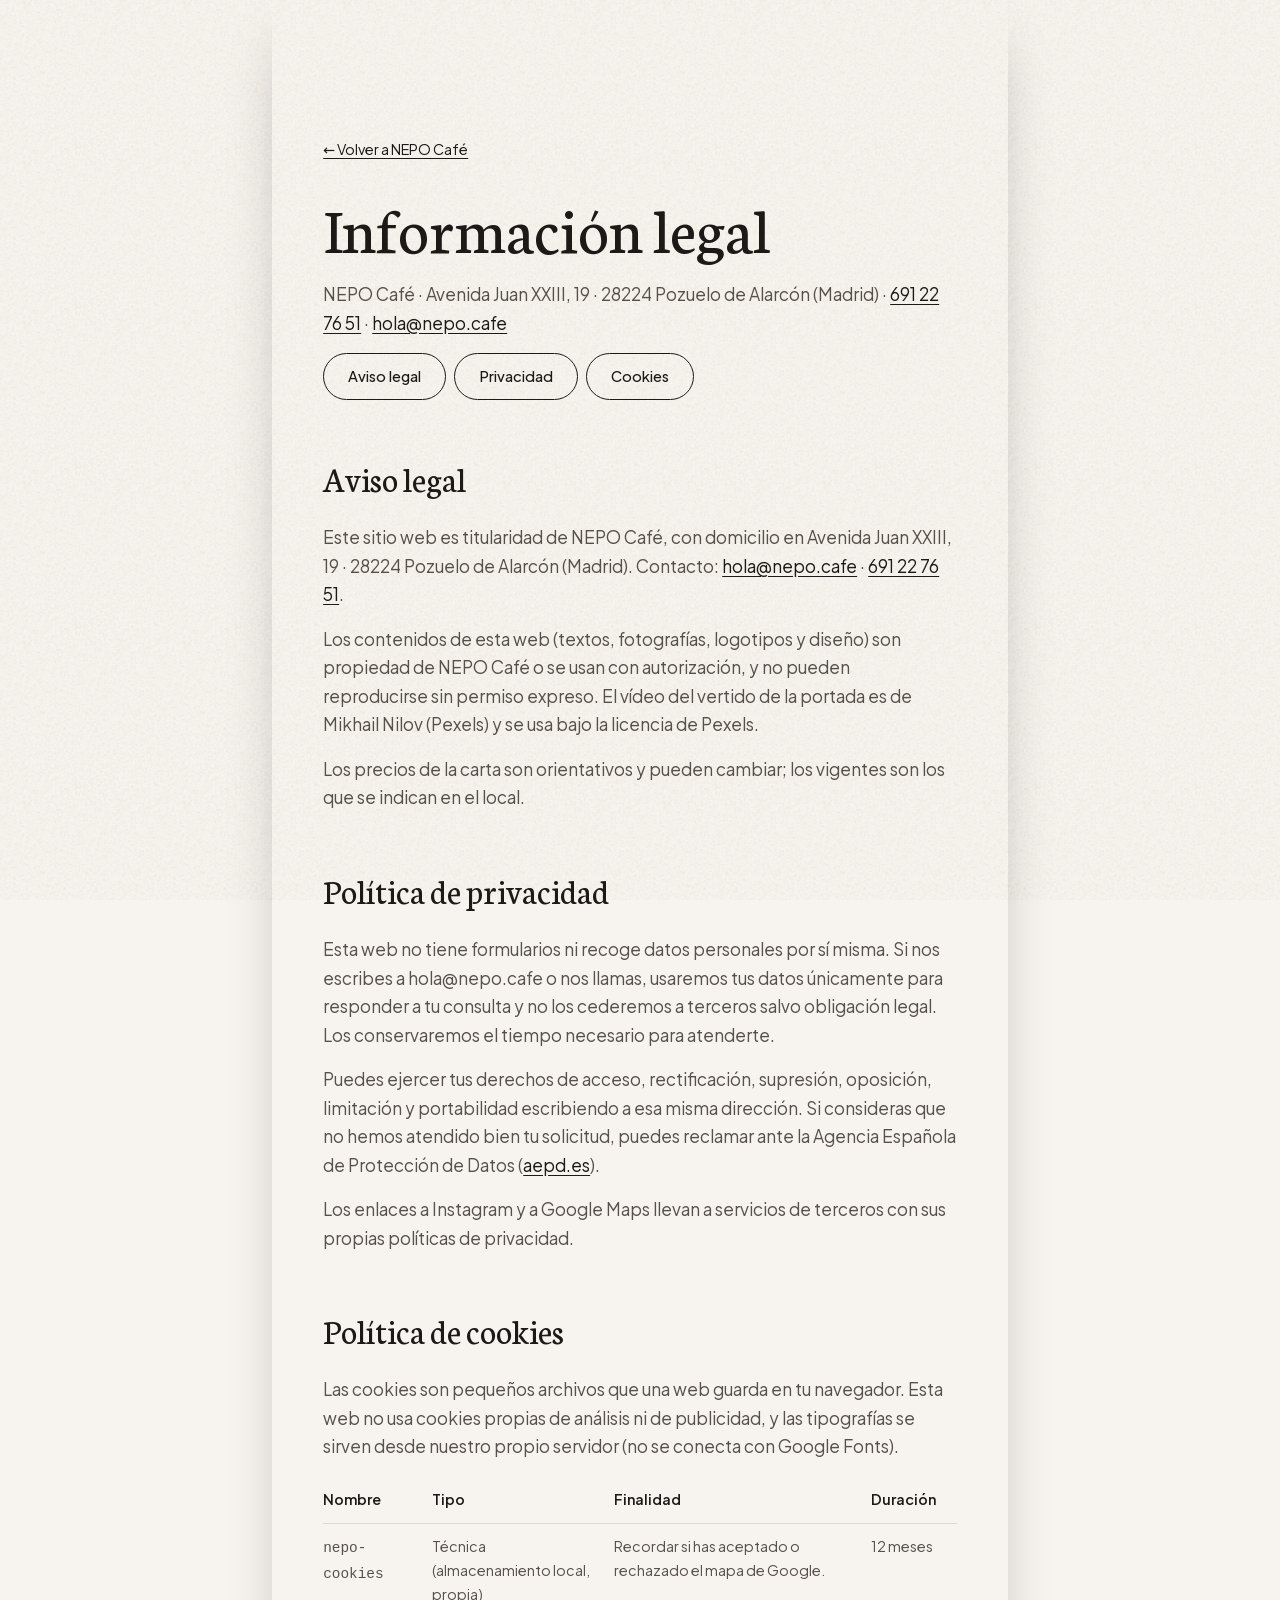
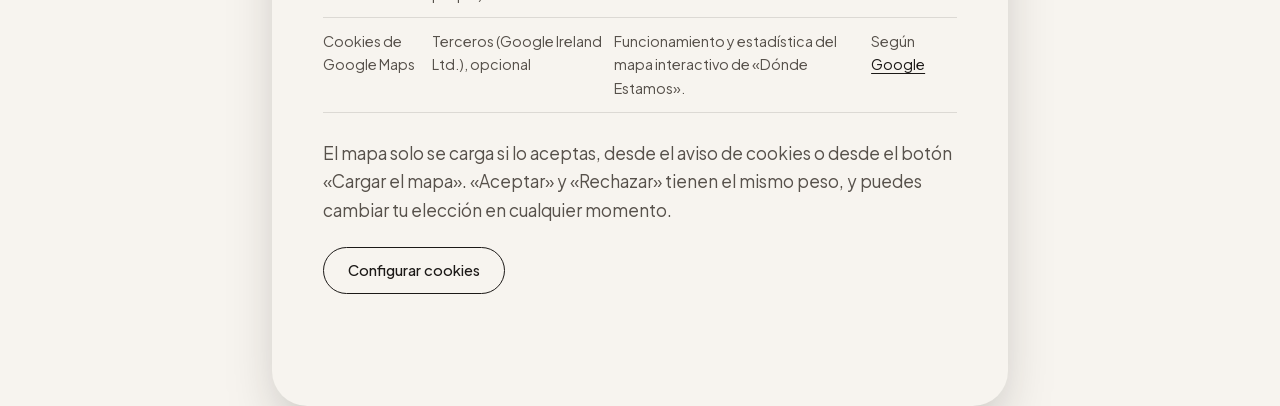
<file: legal.html>
<!doctype html>
<html lang="es">
<head>
  <meta charset="utf-8" />
  <meta name="viewport" content="width=device-width, initial-scale=1, viewport-fit=cover" />
  <title>Aviso legal, privacidad y cookies · NEPO Café</title>
  <meta name="description" content="Aviso legal, política de privacidad y política de cookies de NEPO Café, Avenida Juan XXIII, 19, Pozuelo de Alarcón." />
  <meta name="robots" content="noindex, follow" />
  <link rel="canonical" href="https://nepo.cafe/legal.html" />
  <meta name="theme-color" content="#F7F4EF" />
  <link rel="icon" href="./favicon.svg" type="image/svg+xml" />
  <link rel="icon" href="./favicon-32.png" type="image/png" sizes="32x32" />
  <link rel="apple-touch-icon" href="./apple-touch-icon.png" />
  <link rel="preload" href="./assets/fonts/neuton-400-latin.woff2" as="font" type="font/woff2" crossorigin />
  <link rel="stylesheet" href="./css/styles.css" />
  <style>
    .legal { max-width: 46rem; margin: 0 auto; padding: 8rem var(--gutter) 6rem; }
    .legal h1 { font-family: var(--serif); font-size: var(--fs-h2); line-height: 1; margin-bottom: 1.2rem; }
    .legal__intro { margin-bottom: 2.4rem; }
    .legal__toc { display: flex; flex-wrap: wrap; gap: .5rem; margin-bottom: 3rem; }
    .legal h2 { font-family: var(--serif); font-size: var(--fs-h3); margin: 3rem 0 1rem; scroll-margin-top: 6rem; }
    .legal h3 { font-weight: 600; font-size: 1rem; margin: 1.6rem 0 .5rem; }
    .legal p, .legal li { color: var(--ink-soft); margin-bottom: 1rem; }
    .legal ul { list-style: disc; padding-left: 1.2rem; }
    .legal a { color: var(--ink); text-underline-offset: 3px; }
    .legal table { width: 100%; border-collapse: collapse; margin: 1rem 0 1.6rem; font-size: .9rem; }
    .legal th, .legal td { text-align: left; padding: .7rem .5rem .7rem 0; border-bottom: 1px solid var(--line); vertical-align: top; color: var(--ink-soft); }
    .legal th { color: var(--ink); font-weight: 600; }
    .legal__back { display: inline-flex; align-items: center; min-height: 44px; margin-bottom: 1.4rem; font-size: .9rem; }
    .legal__cookie-btn { margin-top: .4rem; }
    @media (max-width: 640px) { .legal table { display: block; overflow-x: auto; } }
  </style>
</head>
<body>
  <main class="legal" id="contenido">
    <a class="legal__back" href="./">← Volver a NEPO Café</a>
    <h1>Información legal</h1>
    <p class="legal__intro">NEPO Café · Avenida Juan XXIII, 19 · 28224 Pozuelo de Alarcón (Madrid) · <a href="tel:+34691227651">691 22 76 51</a> · <a href="mailto:hola@nepo.cafe">hola@nepo.cafe</a></p>
    <nav class="legal__toc" aria-label="Secciones">
      <a class="btn btn--pill btn--outline" href="#aviso-legal">Aviso legal</a>
      <a class="btn btn--pill btn--outline" href="#privacidad">Privacidad</a>
      <a class="btn btn--pill btn--outline" href="#cookies">Cookies</a>
    </nav>

    <h2 id="aviso-legal">Aviso legal</h2>
    <!-- PENDIENTE (propietario): completar razón social, NIF y datos del Registro Mercantil (art. 10 LSSI). -->
    <p>Este sitio web es titularidad de NEPO Café, con domicilio en Avenida Juan XXIII, 19 · 28224 Pozuelo de Alarcón (Madrid). Contacto: <a href="mailto:hola@nepo.cafe">hola@nepo.cafe</a> · <a href="tel:+34691227651">691 22 76 51</a>.</p>
    <p>Los contenidos de esta web (textos, fotografías, logotipos y diseño) son propiedad de NEPO Café o se usan con autorización, y no pueden reproducirse sin permiso expreso. El vídeo del vertido de la portada es de Mikhail Nilov (Pexels) y se usa bajo la licencia de Pexels.</p>
    <p>Los precios de la carta son orientativos y pueden cambiar; los vigentes son los que se indican en el local.</p>

    <h2 id="privacidad">Política de privacidad</h2>
    <p>Esta web no tiene formularios ni recoge datos personales por sí misma. Si nos escribes a hola@nepo.cafe o nos llamas, usaremos tus datos únicamente para responder a tu consulta y no los cederemos a terceros salvo obligación legal. Los conservaremos el tiempo necesario para atenderte.</p>
    <p>Puedes ejercer tus derechos de acceso, rectificación, supresión, oposición, limitación y portabilidad escribiendo a esa misma dirección. Si consideras que no hemos atendido bien tu solicitud, puedes reclamar ante la Agencia Española de Protección de Datos (<a href="https://www.aepd.es" target="_blank" rel="noopener">aepd.es</a>).</p>
    <p>Los enlaces a Instagram y a Google Maps llevan a servicios de terceros con sus propias políticas de privacidad.</p>

    <h2 id="cookies">Política de cookies</h2>
    <p>Las cookies son pequeños archivos que una web guarda en tu navegador. Esta web no usa cookies propias de análisis ni de publicidad, y las tipografías se sirven desde nuestro propio servidor (no se conecta con Google Fonts).</p>
    <table>
      <caption class="sr-only">Cookies y almacenamiento usados en esta web</caption>
      <thead><tr><th scope="col">Nombre</th><th scope="col">Tipo</th><th scope="col">Finalidad</th><th scope="col">Duración</th></tr></thead>
      <tbody>
        <tr><td><code>nepo-cookies</code></td><td>Técnica (almacenamiento local, propia)</td><td>Recordar si has aceptado o rechazado el mapa de Google.</td><td>12 meses</td></tr>
        <tr><td>Cookies de Google Maps</td><td>Terceros (Google Ireland Ltd.), opcional</td><td>Funcionamiento y estadística del mapa interactivo de «Dónde Estamos».</td><td>Según <a href="https://policies.google.com/technologies/cookies?hl=es" target="_blank" rel="noopener">Google</a></td></tr>
      </tbody>
    </table>
    <p>El mapa solo se carga si lo aceptas, desde el aviso de cookies o desde el botón «Cargar el mapa». «Aceptar» y «Rechazar» tienen el mismo peso, y puedes cambiar tu elección en cualquier momento.</p>
    <p><a class="btn btn--pill btn--outline legal__cookie-btn" href="./#cookies">Configurar cookies</a></p>
  </main>
</body>
</html>
</file>
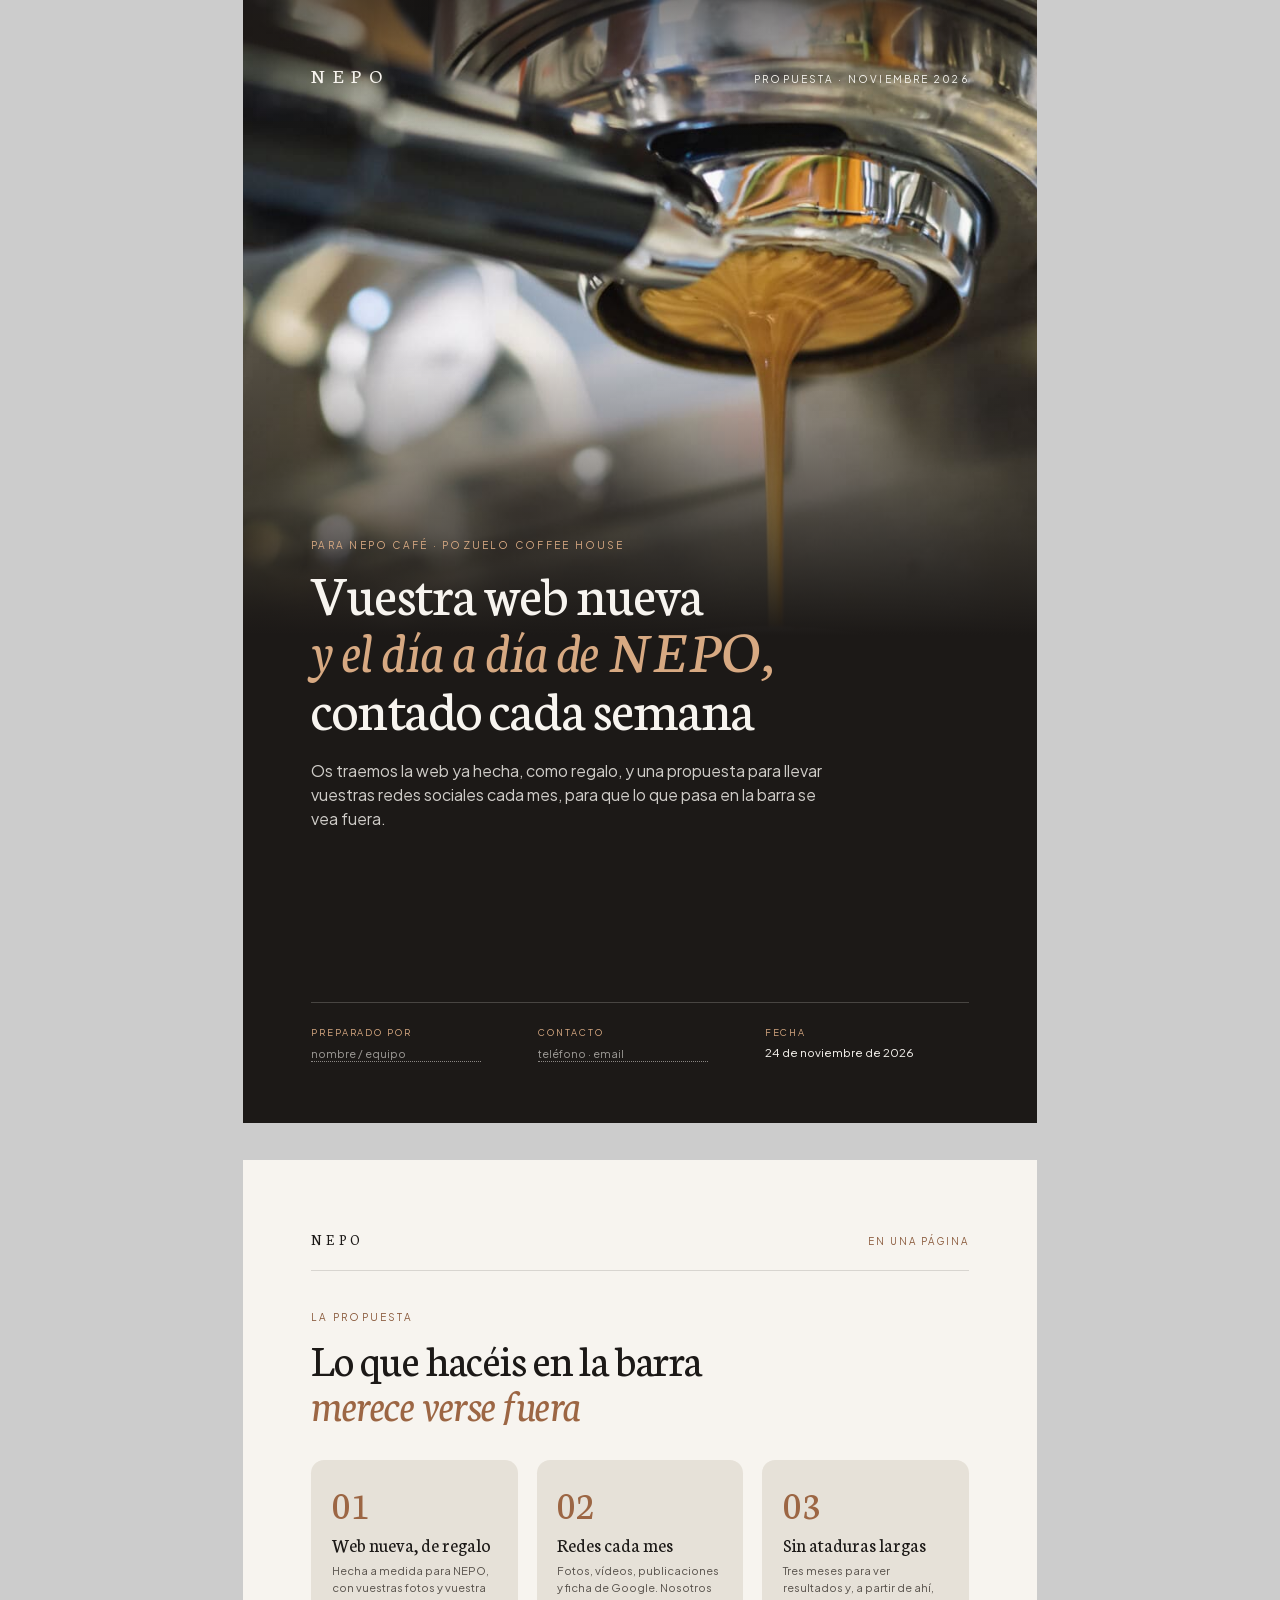
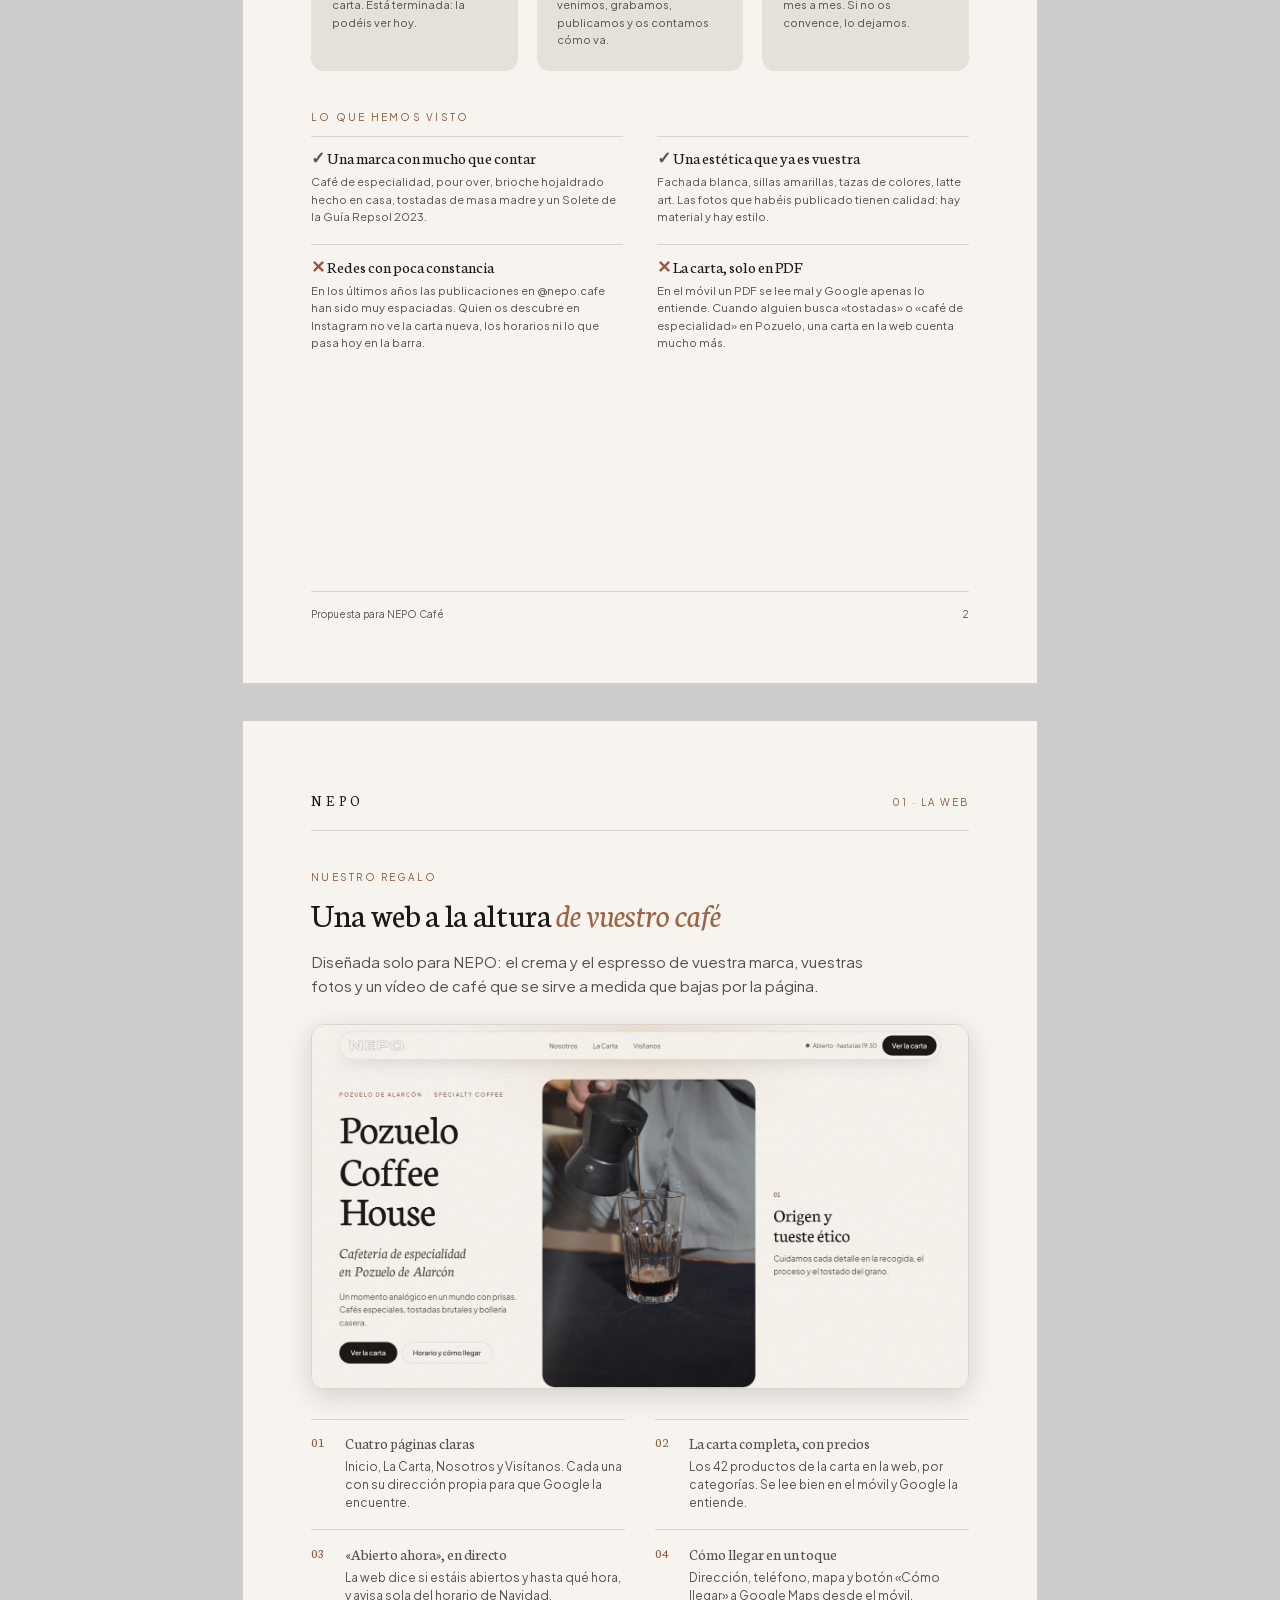
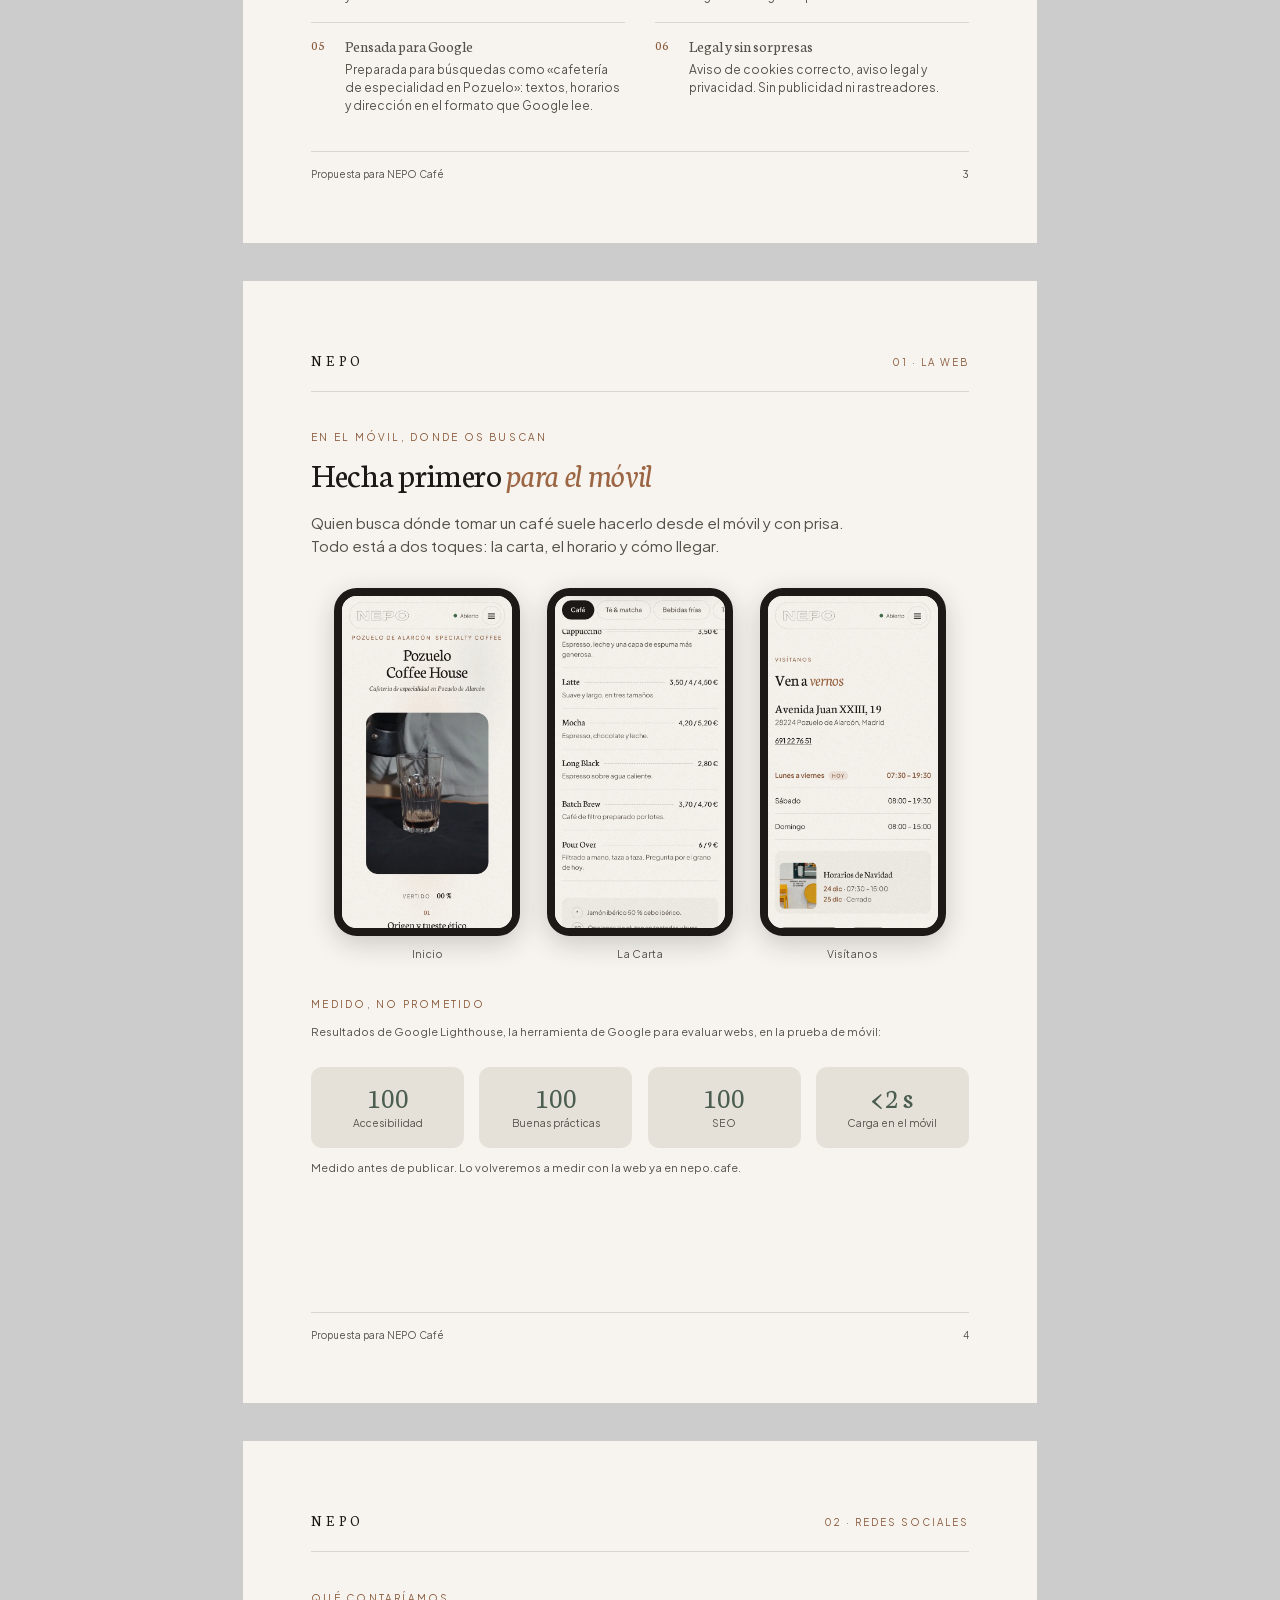
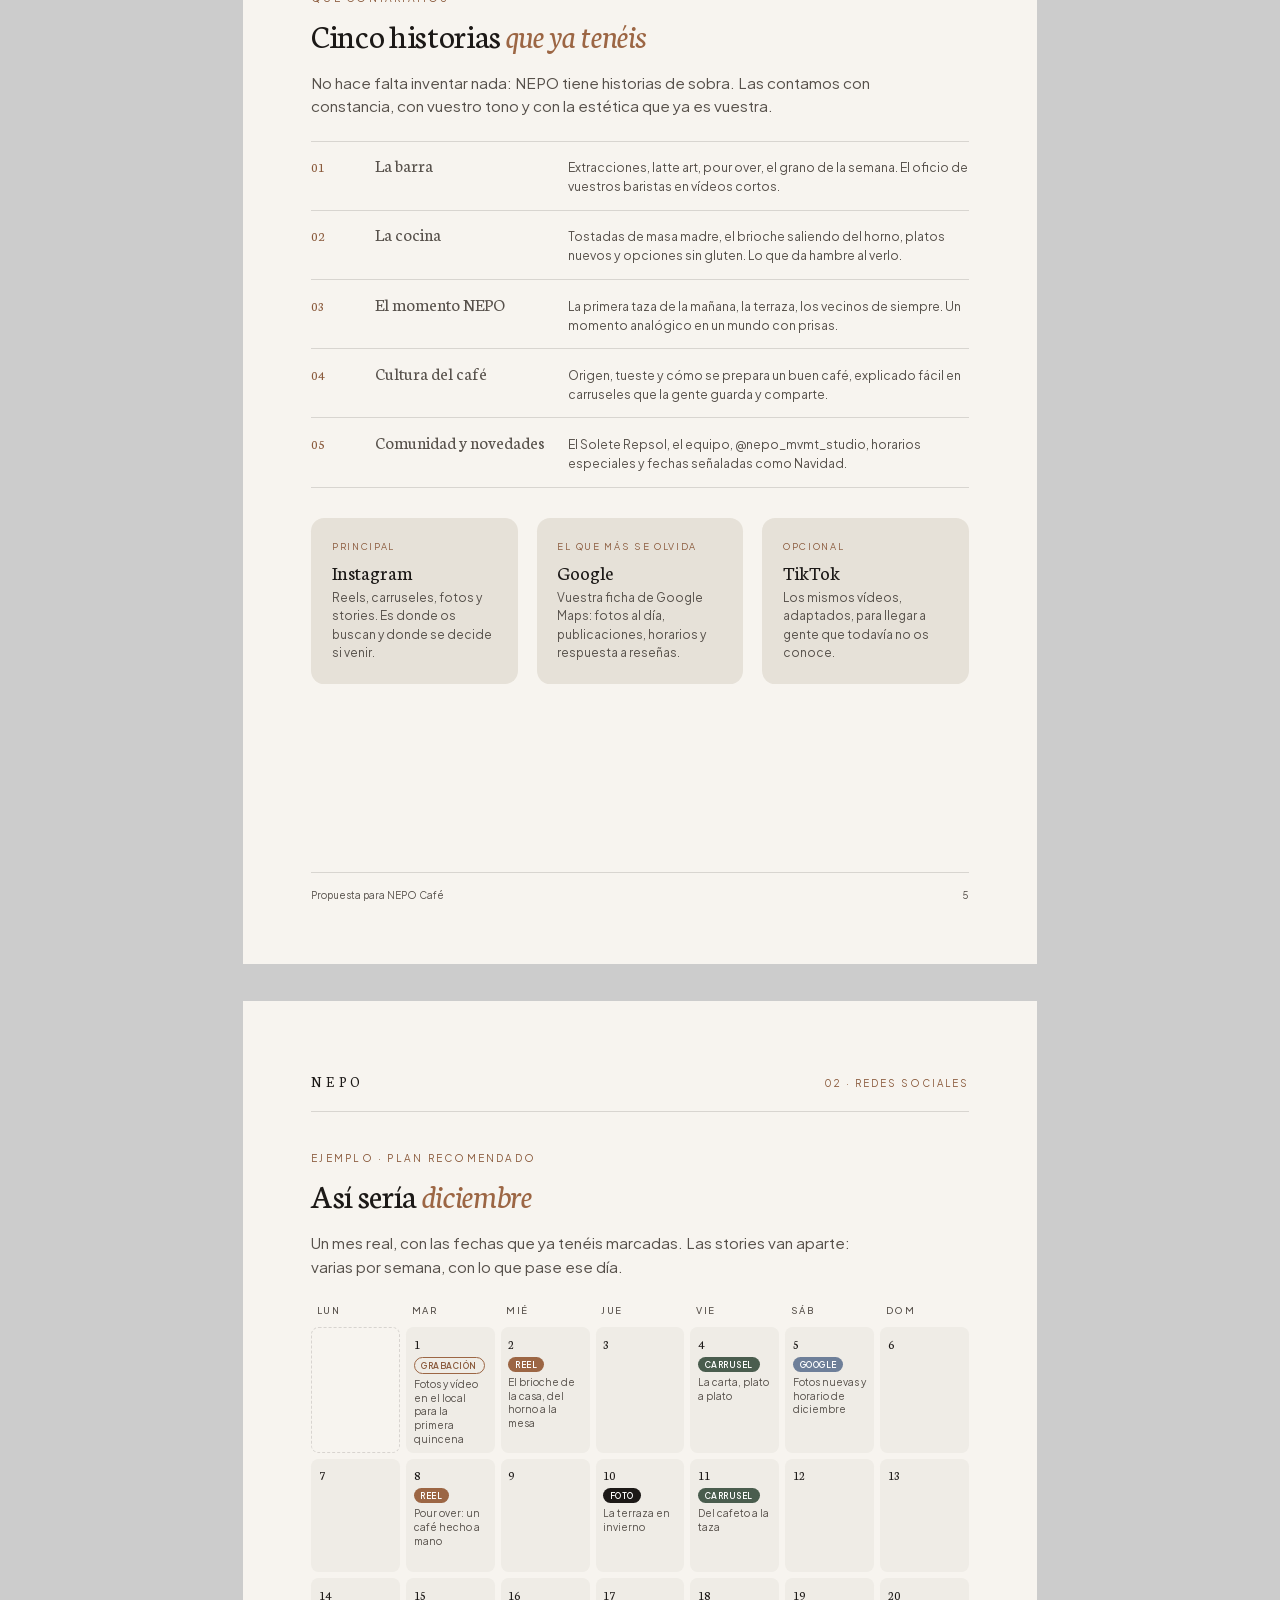
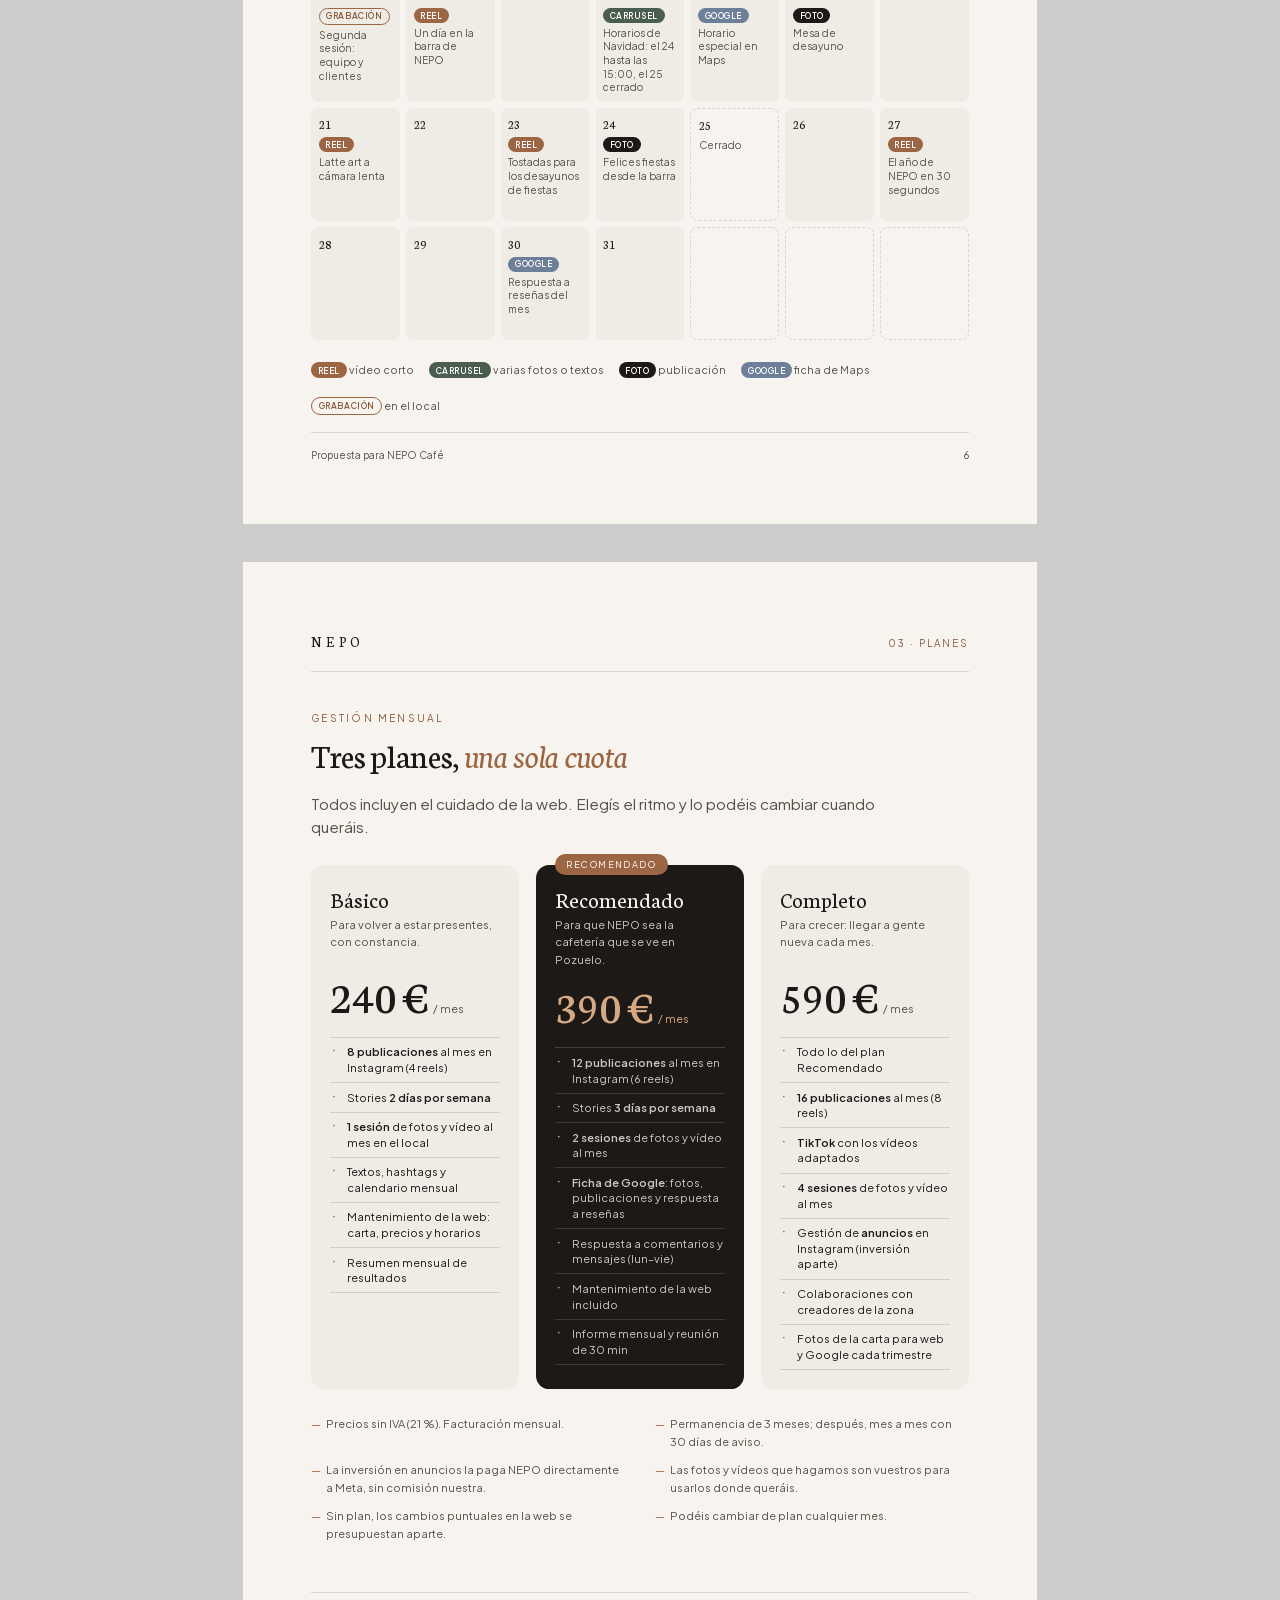
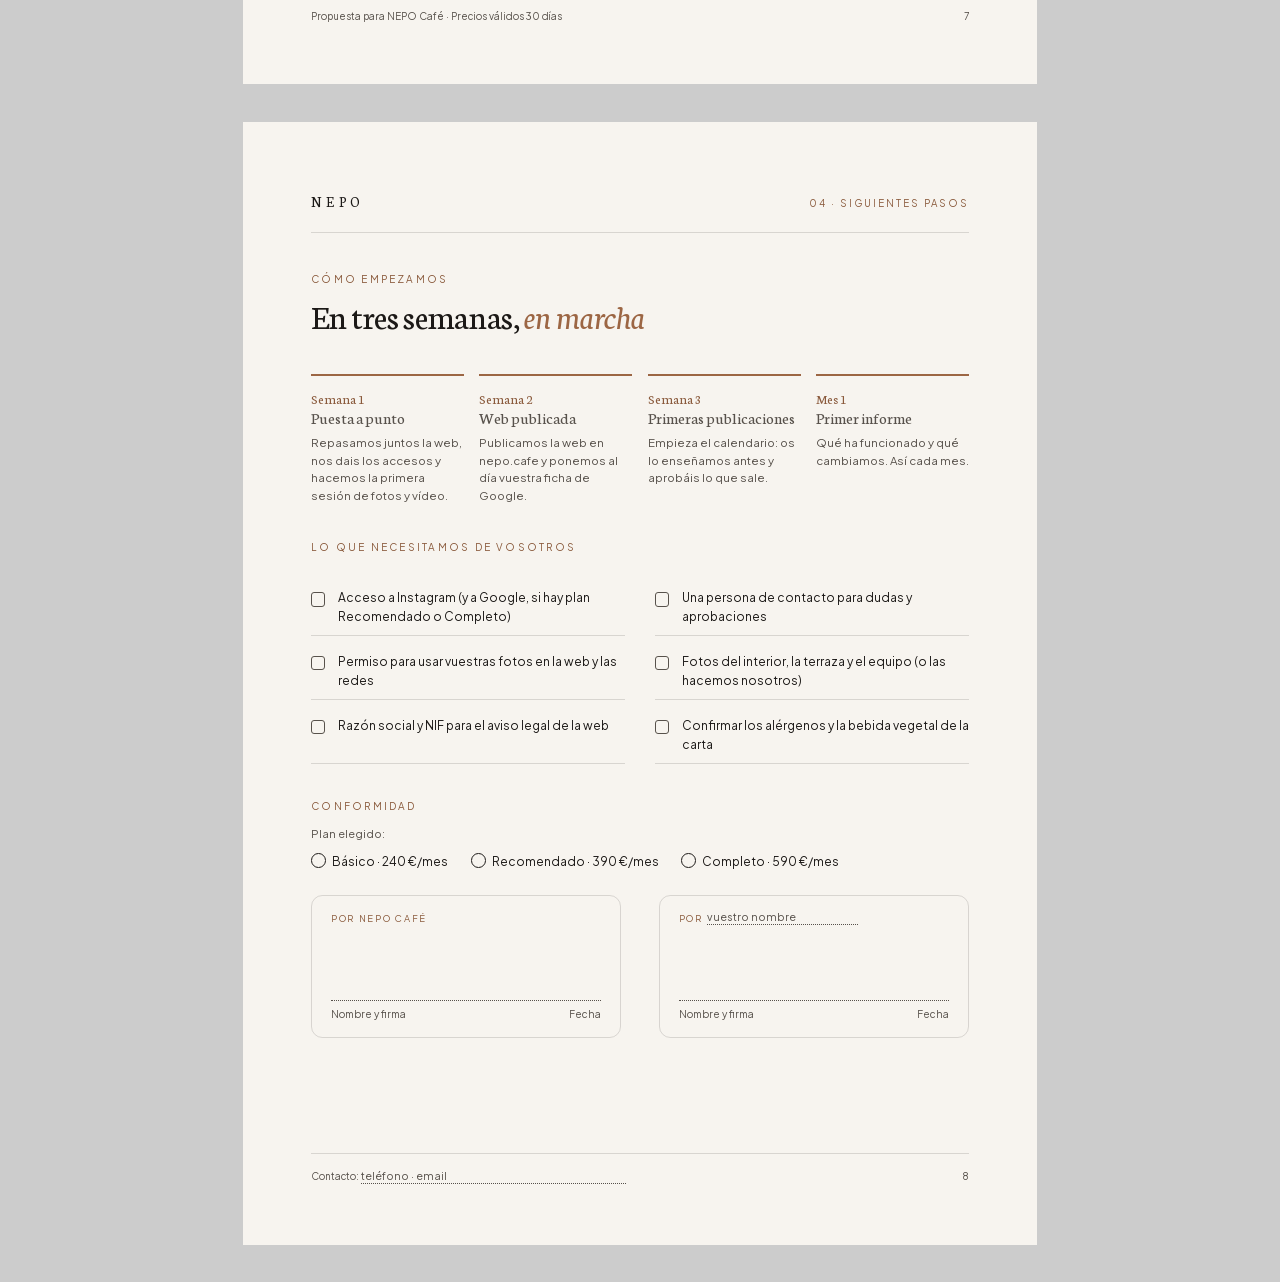
<file: propuesta/propuesta.html>
<!doctype html>
<html lang="es">
<head>
<meta charset="utf-8" />
<title>Propuesta para NEPO Café</title>
<style>
@font-face { font-family: "Neuton"; font-style: normal; font-weight: 400; src: url("../assets/fonts/neuton-400-latin.woff2") format("woff2"); }
@font-face { font-family: "Neuton"; font-style: italic; font-weight: 400; src: url("../assets/fonts/neuton-400i-latin.woff2") format("woff2"); }
@font-face { font-family: "Plus Jakarta Sans"; font-style: normal; font-weight: 300 700; src: url("../assets/fonts/jakarta-latin.woff2") format("woff2"); }
@font-face { font-family: "Plus Jakarta Sans"; font-style: normal; font-weight: 300 700; src: url("../assets/fonts/jakarta-latin-ext.woff2") format("woff2"); unicode-range: U+0100-02BA, U+2020, U+20A0-20AB, U+20AD-20C0; }

@page { size: A4; margin: 0; }
:root {
  --paper: #F7F4EF; --sand: #EFECE6; --sand-2: #E6E1D8; --ink: #1C1917; --ink-soft: #57514B;
  --espresso: #9C6644; --espresso-text: #8A5A3C; --crema: #D7A982; --leaf: #4A5D4E; --line: rgba(28,25,23,.14);
  --serif: "Neuton", Georgia, serif; --sans: "Plus Jakarta Sans", system-ui, sans-serif;
}
* { box-sizing: border-box; }
html, body { margin: 0; background: #ccc; }
body { font-family: var(--sans); color: var(--ink); font-size: 10.2pt; line-height: 1.55; -webkit-print-color-adjust: exact; print-color-adjust: exact; }
h1, h2, h3, h4, p, ul, ol { margin: 0; }
ul, ol { padding: 0; list-style: none; }
img { display: block; max-width: 100%; }
em { font-style: italic; }

.page {
  width: 210mm; height: 297mm; overflow: hidden; position: relative;
  background: var(--paper); padding: 18mm 18mm 16mm;
  margin: 0 auto 10mm; page-break-after: always; break-after: page;
  display: flex; flex-direction: column;
}
@media print { html, body { background: none; } .page { margin: 0; } }

/* Cabecera y pie de cada página */
.top { display: flex; justify-content: space-between; align-items: baseline; font-size: 7.4pt; letter-spacing: .2em; text-transform: uppercase; color: var(--espresso-text); padding-bottom: 5mm; border-bottom: 1px solid var(--line); margin-bottom: 10mm; }
.top b { font-family: var(--serif); font-weight: 400; font-size: 11pt; letter-spacing: .32em; color: var(--ink); }
.foot { margin-top: auto; display: flex; justify-content: space-between; font-size: 7.4pt; color: var(--ink-soft); padding-top: 4mm; border-top: 1px solid var(--line); }

.eyebrow { font-size: 7.6pt; letter-spacing: .22em; text-transform: uppercase; color: var(--espresso-text); margin-bottom: 3mm; }
.h1 { font-family: var(--serif); font-weight: 400; font-size: 34pt; line-height: 1; letter-spacing: -.01em; }
.h2 { font-family: var(--serif); font-weight: 400; font-size: 26pt; line-height: 1.02; letter-spacing: -.01em; margin-bottom: 5mm; }
.h1 em, .h2 em { color: var(--espresso); }
.h3 { font-family: var(--serif); font-weight: 400; font-size: 14.5pt; line-height: 1.1; margin-bottom: 1.6mm; }
.lead { font-size: 11.4pt; color: var(--ink-soft); line-height: 1.55; max-width: 150mm; }
.soft { color: var(--ink-soft); }
.small { font-size: 8.4pt; }
.num { font-family: var(--serif); color: var(--espresso-text); font-size: 10.5pt; }
.shot { border-radius: 3.5mm; overflow: hidden; box-shadow: 0 2mm 7mm rgba(28,25,23,.16); border: 1px solid var(--line); }
.phone { border-radius: 6mm; overflow: hidden; border: 2.2mm solid var(--ink); box-shadow: 0 2mm 7mm rgba(28,25,23,.2); }
.card { background: var(--sand-2); border-radius: 3.5mm; padding: 5.5mm; }
.rule { border-top: 1px solid var(--line); }
.fill { display: inline-block; min-width: 55mm; border-bottom: 1px dotted var(--ink-soft); color: var(--ink-soft); font-size: 8pt; line-height: 1.2; vertical-align: bottom; }

/* ---------- 1. Portada ---------- */
.cover { padding: 0; background: var(--ink); color: var(--paper); }
.cover__img { height: 168mm; position: relative; }
.cover__img img { width: 100%; height: 100%; object-fit: cover; object-position: 50% 42%; }
.cover__img::after { content: ""; position: absolute; inset: 0; background: linear-gradient(180deg, rgba(28,25,23,.55) 0%, rgba(28,25,23,0) 22%, rgba(28,25,23,0) 55%, var(--ink)); }
.cover__brand { position: absolute; top: 16mm; left: 18mm; right: 18mm; display: flex; justify-content: space-between; align-items: baseline; z-index: 2; }
.cover__brand b { font-family: var(--serif); font-weight: 400; font-size: 15pt; letter-spacing: .42em; }
.cover__brand span { font-size: 7.6pt; letter-spacing: .22em; text-transform: uppercase; }
.cover__body { padding: 0 18mm 16mm; margin-top: -26mm; position: relative; z-index: 2; flex: 1; display: flex; flex-direction: column; }
.cover .eyebrow { color: var(--crema); }
.cover__title { font-family: var(--serif); font-weight: 400; font-size: 44pt; line-height: .98; letter-spacing: -.015em; margin-bottom: 6mm; }
.cover__title em { color: var(--crema); }
.cover__lead { font-size: 12pt; line-height: 1.5; color: rgba(247,244,239,.82); max-width: 140mm; }
.cover__meta { margin-top: auto; display: grid; grid-template-columns: 1fr 1fr 1fr; gap: 6mm; padding-top: 6mm; border-top: 1px solid rgba(247,244,239,.2); font-size: 8.6pt; }
.cover__meta p:first-child { font-size: 7pt; letter-spacing: .2em; text-transform: uppercase; color: var(--crema); margin-bottom: 1.2mm; }
.cover .fill { border-color: rgba(247,244,239,.5); color: rgba(247,244,239,.6); min-width: 45mm; }

/* ---------- 2. Resumen ---------- */
.three { display: grid; grid-template-columns: repeat(3, 1fr); gap: 5mm; margin: 9mm 0 10mm; }
.three .card { padding: 6mm 5.5mm; }
.big { font-family: var(--serif); font-size: 30pt; line-height: 1; color: var(--espresso); margin-bottom: 3mm; }
.seen { display: grid; grid-template-columns: 1fr 1fr; gap: 5mm 9mm; }
.seen li { padding-top: 3.2mm; border-top: 1px solid var(--line); }
.seen li .h3 { font-size: 12.5pt; }
.tick { color: var(--leaf); font-weight: 600; }
.cross { color: #A0533A; font-weight: 600; }

/* ---------- 3-4. La web ---------- */
.feat { display: grid; grid-template-columns: 1fr 1fr; gap: 4.5mm 8mm; margin-top: 8mm; }
.feat li { display: grid; grid-template-columns: 9mm 1fr; padding-top: 3mm; border-top: 1px solid var(--line); }
.feat li .h3 { font-size: 12pt; margin-bottom: .8mm; }
.feat p { font-size: 9pt; color: var(--ink-soft); line-height: 1.5; }
.phones { display: grid; grid-template-columns: repeat(3, 1fr); gap: 7mm; margin: 2mm 6mm 0; }
.phones figure { margin: 0; }
.phones figcaption { text-align: center; font-size: 8pt; color: var(--ink-soft); margin-top: 2.5mm; }
.phone img { aspect-ratio: 390 / 760; object-fit: cover; object-position: top; width: 100%; }
.scores { display: grid; grid-template-columns: repeat(4, 1fr); gap: 4mm; margin-top: 7mm; }
.score { text-align: center; padding: 4mm 2mm; border-radius: 3mm; background: var(--sand-2); }
.score b { display: block; font-family: var(--serif); font-weight: 400; font-size: 22pt; line-height: 1; color: var(--leaf); }
.score span { font-size: 7.8pt; color: var(--ink-soft); }

/* ---------- 5. Redes ---------- */
.pillars { display: grid; grid-template-columns: 1fr; gap: 0; margin-top: 6mm; }
.pillars li { display: grid; grid-template-columns: 12mm 46mm 1fr; gap: 5mm; padding: 3.6mm 0; border-top: 1px solid var(--line); align-items: baseline; }
.pillars li:last-child { border-bottom: 1px solid var(--line); }
.pillars .h3 { font-size: 13.5pt; margin: 0; }
.pillars p { font-size: 9.2pt; color: var(--ink-soft); }
.channels { display: grid; grid-template-columns: repeat(3, 1fr); gap: 5mm; margin-top: 8mm; }
.channels .card p { font-size: 9pt; color: var(--ink-soft); }
.channels .card p.h3 { font-size: 15pt; color: var(--ink); margin-bottom: 1.6mm; }
.channels .card p.tagline { font-size: 7pt; color: var(--espresso-text); }
.sign .fill { text-transform: none; letter-spacing: 0; }
.tagline { font-size: 7pt; letter-spacing: .18em; text-transform: uppercase; color: var(--espresso-text); margin-bottom: 2mm; }

/* ---------- 6. Calendario ---------- */
.cal { width: 100%; border-collapse: separate; border-spacing: 1.6mm; margin: 5mm -1.6mm 0; table-layout: fixed; width: calc(100% + 3.2mm); }
.cal th { font-size: 7pt; letter-spacing: .16em; text-transform: uppercase; color: var(--ink-soft); font-weight: 500; text-align: left; padding: 0 1.5mm 1mm; }
.cal td { vertical-align: top; height: 30mm; background: var(--sand); border-radius: 2mm; padding: 2mm; font-size: 7.6pt; line-height: 1.35; color: var(--ink-soft); }
.cal td.off { background: transparent; border: 1px dashed var(--line); }
.cal .d { display: block; font-family: var(--serif); font-size: 10pt; color: var(--ink); margin-bottom: 1mm; }
.pill { display: inline-block; font-size: 6.3pt; font-weight: 600; letter-spacing: .06em; text-transform: uppercase; border-radius: 99px; padding: .5mm 1.8mm; margin-bottom: .8mm; color: #fff; }
.p-reel { background: var(--espresso); }
.p-car { background: var(--leaf); }
.p-foto { background: var(--ink); }
.p-goo { background: #6E7F99; }
.p-shoot { background: transparent; color: var(--espresso-text); border: 1px solid var(--espresso); }
.legend { display: flex; flex-wrap: wrap; gap: 4mm; margin-top: 4mm; font-size: 8pt; color: var(--ink-soft); align-items: center; }

/* ---------- 7. Planes ---------- */
.plans { display: grid; grid-template-columns: repeat(3, 1fr); gap: 4.5mm; margin-top: 7mm; align-items: stretch; }
.plan { border-radius: 3.5mm; padding: 6mm 5mm 5mm; background: var(--sand); display: flex; flex-direction: column; position: relative; }
.plan--hl { background: var(--ink); color: var(--paper); }
.plan--hl .soft, .plan--hl li { color: rgba(247,244,239,.8); }
.plan__badge { position: absolute; top: -3mm; left: 5mm; background: var(--espresso); color: #fff; font-size: 6.8pt; letter-spacing: .16em; text-transform: uppercase; padding: 1mm 3mm; border-radius: 99px; }
.plan__name { font-family: var(--serif); font-size: 17pt; line-height: 1; margin-bottom: 1.5mm; }
.plan__for { font-size: 8.4pt; min-height: 11mm; }
.plan__price { font-family: var(--serif); font-size: 34pt; line-height: 1; margin: 4mm 0 1mm; }
.plan__price small { font-family: var(--sans); font-size: 8pt; margin-left: 1mm; }
.plan--hl .plan__price { color: var(--crema); }
.plan ul { margin-top: 4mm; border-top: 1px solid var(--line); }
.plan--hl ul { border-color: rgba(247,244,239,.18); }
.plan li { font-size: 8.4pt; line-height: 1.4; padding: 1.7mm 0 1.7mm 4.5mm; border-bottom: 1px solid var(--line); position: relative; }
.plan--hl li { border-color: rgba(247,244,239,.14); }
.plan li::before { content: "·"; position: absolute; left: .5mm; top: 1.2mm; font-weight: 700; color: var(--espresso); }
.plan--hl li::before { color: var(--crema); }
.plan li b { font-weight: 600; color: inherit; }
.notes { display: grid; grid-template-columns: 1fr 1fr; gap: 3mm 8mm; margin-top: 7mm; font-size: 8.4pt; color: var(--ink-soft); }
.notes li { padding-left: 4mm; position: relative; }
.notes li::before { content: "—"; position: absolute; left: 0; color: var(--espresso); }

/* ---------- 8. Próximos pasos ---------- */
.steps { display: grid; grid-template-columns: repeat(4, 1fr); gap: 4mm; margin-top: 6mm; }
.steps li { border-top: 2px solid var(--espresso); padding-top: 3mm; }
.steps .h3 { font-size: 12.5pt; }
.steps p { font-size: 8.6pt; color: var(--ink-soft); }
.need { display: grid; grid-template-columns: 1fr 1fr; gap: 2.4mm 8mm; margin-top: 4mm; font-size: 9pt; }
.need li { padding: 2.2mm 0 2.2mm 7mm; border-bottom: 1px solid var(--line); position: relative; }
.need li::before { content: ""; position: absolute; left: 0; top: 3mm; width: 3.2mm; height: 3.2mm; border: 1px solid var(--ink-soft); border-radius: .8mm; }
.sign { display: grid; grid-template-columns: 1fr 1fr; gap: 10mm; margin-top: 6mm; }
.sign .box { border: 1px solid var(--line); border-radius: 3mm; padding: 4mm 5mm; height: 38mm; display: flex; flex-direction: column; }
.sign .box p:first-child { font-size: 7pt; letter-spacing: .18em; text-transform: uppercase; color: var(--espresso-text); }
.sign .line { margin-top: auto; border-top: 1px dotted var(--ink-soft); padding-top: 1.5mm; font-size: 7.6pt; color: var(--ink-soft); display: flex; justify-content: space-between; }
.choice { display: flex; gap: 6mm; margin-top: 3mm; font-size: 9pt; }
.choice span::before { content: ""; display: inline-block; width: 3.4mm; height: 3.4mm; border: 1px solid var(--ink); border-radius: 50%; margin-right: 1.6mm; vertical-align: -.5mm; }
</style>
</head>
<body>

<!-- ============ 1 · PORTADA ============ -->
<section class="page cover">
  <div class="cover__img">
    <div class="cover__brand"><b>NEPO</b><span>Propuesta · Noviembre 2026</span></div>
    <img src="../assets/img/espresso-portafiltro-1130.jpg" alt="" style="object-position: 62% 50%" />
  </div>
  <div class="cover__body">
    <p class="eyebrow">Para NEPO Café · Pozuelo Coffee House</p>
    <h1 class="cover__title">Vuestra web nueva<br /><em>y el día a día de NEPO,</em><br />contado cada semana</h1>
    <p class="cover__lead">Os traemos la web ya hecha, como regalo, y una propuesta para llevar vuestras redes sociales cada mes, para que lo que pasa en la barra se vea fuera.</p>
    <div class="cover__meta">
      <div><p>Preparado por</p><p><span class="fill">nombre / equipo</span></p></div>
      <div><p>Contacto</p><p><span class="fill">teléfono · email</span></p></div>
      <div><p>Fecha</p><p>24 de noviembre de 2026</p></div>
    </div>
  </div>
</section>

<!-- ============ 2 · EN UNA PÁGINA ============ -->
<section class="page">
  <div class="top"><b>NEPO</b><span>En una página</span></div>
  <p class="eyebrow">La propuesta</p>
  <h2 class="h1">Lo que hacéis en la barra<br /><em>merece verse fuera</em></h2>

  <div class="three">
    <div class="card">
      <p class="big">01</p>
      <p class="h3">Web nueva, de regalo</p>
      <p class="small soft">Hecha a medida para NEPO, con vuestras fotos y vuestra carta. Está terminada: la podéis ver hoy.</p>
    </div>
    <div class="card">
      <p class="big">02</p>
      <p class="h3">Redes cada mes</p>
      <p class="small soft">Fotos, vídeos, publicaciones y ficha de Google. Nosotros venimos, grabamos, publicamos y os contamos cómo va.</p>
    </div>
    <div class="card">
      <p class="big">03</p>
      <p class="h3">Sin ataduras largas</p>
      <p class="small soft">Tres meses para ver resultados y, a partir de ahí, mes a mes. Si no os convence, lo dejamos.</p>
    </div>
  </div>

  <p class="eyebrow">Lo que hemos visto</p>
  <ul class="seen">
    <li><p class="h3"><span class="tick">✓</span> Una marca con mucho que contar</p><p class="small soft">Café de especialidad, pour over, brioche hojaldrado hecho en casa, tostadas de masa madre y un Solete de la Guía Repsol 2023.</p></li>
    <li><p class="h3"><span class="tick">✓</span> Una estética que ya es vuestra</p><p class="small soft">Fachada blanca, sillas amarillas, tazas de colores, latte art. Las fotos que habéis publicado tienen calidad: hay material y hay estilo.</p></li>
    <li><p class="h3"><span class="cross">✕</span> Redes con poca constancia</p><p class="small soft">En los últimos años las publicaciones en @nepo.cafe han sido muy espaciadas. Quien os descubre en Instagram no ve la carta nueva, los horarios ni lo que pasa hoy en la barra.</p></li>
    <li><p class="h3"><span class="cross">✕</span> La carta, solo en PDF</p><p class="small soft">En el móvil un PDF se lee mal y Google apenas lo entiende. Cuando alguien busca «tostadas» o «café de especialidad» en Pozuelo, una carta en la web cuenta mucho más.</p></li>
  </ul>

  <div class="foot"><span>Propuesta para NEPO Café</span><span>2</span></div>
</section>

<!-- ============ 3 · LA WEB ============ -->
<section class="page">
  <div class="top"><b>NEPO</b><span>01 · La web</span></div>
  <p class="eyebrow">Nuestro regalo</p>
  <h2 class="h2">Una web a la altura <em>de vuestro café</em></h2>
  <p class="lead">Diseñada solo para NEPO: el crema y el espresso de vuestra marca, vuestras fotos y un vídeo de café que se sirve a medida que bajas por la página.</p>

  <div class="shot" style="margin-top: 7mm"><img src="img/web-hero-video.jpg" alt="" style="height: 96mm; width: 100%; object-fit: cover; object-position: top" /></div>

  <ul class="feat">
    <li><span class="num">01</span><div><p class="h3">Cuatro páginas claras</p><p>Inicio, La Carta, Nosotros y Visítanos. Cada una con su dirección propia para que Google la encuentre.</p></div></li>
    <li><span class="num">02</span><div><p class="h3">La carta completa, con precios</p><p>Los 42 productos de la carta en la web, por categorías. Se lee bien en el móvil y Google la entiende.</p></div></li>
    <li><span class="num">03</span><div><p class="h3">«Abierto ahora», en directo</p><p>La web dice si estáis abiertos y hasta qué hora, y avisa sola del horario de Navidad.</p></div></li>
    <li><span class="num">04</span><div><p class="h3">Cómo llegar en un toque</p><p>Dirección, teléfono, mapa y botón «Cómo llegar» a Google Maps desde el móvil.</p></div></li>
    <li><span class="num">05</span><div><p class="h3">Pensada para Google</p><p>Preparada para búsquedas como «cafetería de especialidad en Pozuelo»: textos, horarios y dirección en el formato que Google lee.</p></div></li>
    <li><span class="num">06</span><div><p class="h3">Legal y sin sorpresas</p><p>Aviso de cookies correcto, aviso legal y privacidad. Sin publicidad ni rastreadores.</p></div></li>
  </ul>

  <div class="foot"><span>Propuesta para NEPO Café</span><span>3</span></div>
</section>

<!-- ============ 4 · LA WEB EN EL MÓVIL ============ -->
<section class="page">
  <div class="top"><b>NEPO</b><span>01 · La web</span></div>
  <p class="eyebrow">En el móvil, donde os buscan</p>
  <h2 class="h2">Hecha primero <em>para el móvil</em></h2>
  <p class="lead">Quien busca dónde tomar un café suele hacerlo desde el móvil y con prisa. Todo está a dos toques: la carta, el horario y cómo llegar.</p>

  <div class="phones" style="margin-top: 8mm">
    <figure><div class="phone"><img src="img/movil-inicio.jpg" alt="" /></div><figcaption>Inicio</figcaption></figure>
    <figure><div class="phone"><img src="img/movil-carta.jpg" alt="" /></div><figcaption>La Carta</figcaption></figure>
    <figure><div class="phone"><img src="img/movil-visitanos.jpg" alt="" /></div><figcaption>Visítanos</figcaption></figure>
  </div>

  <p class="eyebrow" style="margin-top: 9mm">Medido, no prometido</p>
  <p class="small soft">Resultados de Google Lighthouse, la herramienta de Google para evaluar webs, en la prueba de móvil:</p>
  <div class="scores">
    <div class="score"><b>100</b><span>Accesibilidad</span></div>
    <div class="score"><b>100</b><span>Buenas prácticas</span></div>
    <div class="score"><b>100</b><span>SEO</span></div>
    <div class="score"><b>&lt;&nbsp;2&nbsp;s</b><span>Carga en el móvil</span></div>
  </div>
  <p class="small soft" style="margin-top: 3mm">Medido antes de publicar. Lo volveremos a medir con la web ya en nepo.cafe.</p>

  <div class="foot"><span>Propuesta para NEPO Café</span><span>4</span></div>
</section>

<!-- ============ 5 · REDES: QUÉ CONTARÍAMOS ============ -->
<section class="page">
  <div class="top"><b>NEPO</b><span>02 · Redes sociales</span></div>
  <p class="eyebrow">Qué contaríamos</p>
  <h2 class="h2">Cinco historias <em>que ya tenéis</em></h2>
  <p class="lead">No hace falta inventar nada: NEPO tiene historias de sobra. Las contamos con constancia, con vuestro tono y con la estética que ya es vuestra.</p>

  <ul class="pillars">
    <li><span class="num">01</span><p class="h3">La barra</p><p>Extracciones, latte art, pour over, el grano de la semana. El oficio de vuestros baristas en vídeos cortos.</p></li>
    <li><span class="num">02</span><p class="h3">La cocina</p><p>Tostadas de masa madre, el brioche saliendo del horno, platos nuevos y opciones sin gluten. Lo que da hambre al verlo.</p></li>
    <li><span class="num">03</span><p class="h3">El momento NEPO</p><p>La primera taza de la mañana, la terraza, los vecinos de siempre. Un momento analógico en un mundo con prisas.</p></li>
    <li><span class="num">04</span><p class="h3">Cultura del café</p><p>Origen, tueste y cómo se prepara un buen café, explicado fácil en carruseles que la gente guarda y comparte.</p></li>
    <li><span class="num">05</span><p class="h3">Comunidad y novedades</p><p>El Solete Repsol, el equipo, @nepo_mvmt_studio, horarios especiales y fechas señaladas como Navidad.</p></li>
  </ul>

  <div class="channels">
    <div class="card"><p class="tagline">Principal</p><p class="h3">Instagram</p><p>Reels, carruseles, fotos y stories. Es donde os buscan y donde se decide si venir.</p></div>
    <div class="card"><p class="tagline">El que más se olvida</p><p class="h3">Google</p><p>Vuestra ficha de Google Maps: fotos al día, publicaciones, horarios y respuesta a reseñas.</p></div>
    <div class="card"><p class="tagline">Opcional</p><p class="h3">TikTok</p><p>Los mismos vídeos, adaptados, para llegar a gente que todavía no os conoce.</p></div>
  </div>

  <div class="foot"><span>Propuesta para NEPO Café</span><span>5</span></div>
</section>

<!-- ============ 6 · UN MES DE EJEMPLO ============ -->
<section class="page">
  <div class="top"><b>NEPO</b><span>02 · Redes sociales</span></div>
  <p class="eyebrow">Ejemplo · Plan Recomendado</p>
  <h2 class="h2">Así sería <em>diciembre</em></h2>
  <p class="lead">Un mes real, con las fechas que ya tenéis marcadas. Las stories van aparte: varias por semana, con lo que pase ese día.</p>

  <table class="cal">
    <thead><tr><th>Lun</th><th>Mar</th><th>Mié</th><th>Jue</th><th>Vie</th><th>Sáb</th><th>Dom</th></tr></thead>
    <tbody>
      <tr>
        <td class="off"></td>
        <td><span class="d">1</span><span class="pill p-shoot">Grabación</span><br />Fotos y vídeo en el local para la primera quincena</td>
        <td><span class="d">2</span><span class="pill p-reel">Reel</span><br />El brioche de la casa, del horno a la mesa</td>
        <td><span class="d">3</span></td>
        <td><span class="d">4</span><span class="pill p-car">Carrusel</span><br />La carta, plato a plato</td>
        <td><span class="d">5</span><span class="pill p-goo">Google</span><br />Fotos nuevas y horario de diciembre</td>
        <td><span class="d">6</span></td>
      </tr>
      <tr>
        <td><span class="d">7</span></td>
        <td><span class="d">8</span><span class="pill p-reel">Reel</span><br />Pour over: un café hecho a mano</td>
        <td><span class="d">9</span></td>
        <td><span class="d">10</span><span class="pill p-foto">Foto</span><br />La terraza en invierno</td>
        <td><span class="d">11</span><span class="pill p-car">Carrusel</span><br />Del cafeto a la taza</td>
        <td><span class="d">12</span></td>
        <td><span class="d">13</span></td>
      </tr>
      <tr>
        <td><span class="d">14</span><span class="pill p-shoot">Grabación</span><br />Segunda sesión: equipo y clientes</td>
        <td><span class="d">15</span><span class="pill p-reel">Reel</span><br />Un día en la barra de NEPO</td>
        <td><span class="d">16</span></td>
        <td><span class="d">17</span><span class="pill p-car">Carrusel</span><br />Horarios de Navidad: el 24 hasta las 15:00, el 25 cerrado</td>
        <td><span class="d">18</span><span class="pill p-goo">Google</span><br />Horario especial en Maps</td>
        <td><span class="d">19</span><span class="pill p-foto">Foto</span><br />Mesa de desayuno</td>
        <td><span class="d">20</span></td>
      </tr>
      <tr>
        <td><span class="d">21</span><span class="pill p-reel">Reel</span><br />Latte art a cámara lenta</td>
        <td><span class="d">22</span></td>
        <td><span class="d">23</span><span class="pill p-reel">Reel</span><br />Tostadas para los desayunos de fiestas</td>
        <td><span class="d">24</span><span class="pill p-foto">Foto</span><br />Felices fiestas desde la barra</td>
        <td class="off"><span class="d">25</span>Cerrado</td>
        <td><span class="d">26</span></td>
        <td><span class="d">27</span><span class="pill p-reel">Reel</span><br />El año de NEPO en 30 segundos</td>
      </tr>
      <tr>
        <td><span class="d">28</span></td>
        <td><span class="d">29</span></td>
        <td><span class="d">30</span><span class="pill p-goo">Google</span><br />Respuesta a reseñas del mes</td>
        <td><span class="d">31</span></td>
        <td class="off"></td>
        <td class="off"></td>
        <td class="off"></td>
      </tr>
    </tbody>
  </table>
  <div class="legend">
    <span><span class="pill p-reel">Reel</span> vídeo corto</span>
    <span><span class="pill p-car">Carrusel</span> varias fotos o textos</span>
    <span><span class="pill p-foto">Foto</span> publicación</span>
    <span><span class="pill p-goo">Google</span> ficha de Maps</span>
    <span><span class="pill p-shoot">Grabación</span> en el local</span>
  </div>

  <div class="foot"><span>Propuesta para NEPO Café</span><span>6</span></div>
</section>

<!-- ============ 7 · PLANES ============ -->
<section class="page">
  <div class="top"><b>NEPO</b><span>03 · Planes</span></div>
  <p class="eyebrow">Gestión mensual</p>
  <h2 class="h2">Tres planes, <em>una sola cuota</em></h2>
  <p class="lead">Todos incluyen el cuidado de la web. Elegís el ritmo y lo podéis cambiar cuando queráis.</p>

  <div class="plans">
    <div class="plan">
      <p class="plan__name">Básico</p>
      <p class="plan__for soft">Para volver a estar presentes, con constancia.</p>
      <p class="plan__price">240&nbsp;€<small class="soft">/ mes</small></p>
      <ul>
        <li><b>8 publicaciones</b> al mes en Instagram (4 reels)</li>
        <li>Stories <b>2 días por semana</b></li>
        <li><b>1 sesión</b> de fotos y vídeo al mes en el local</li>
        <li>Textos, hashtags y calendario mensual</li>
        <li>Mantenimiento de la web: carta, precios y horarios</li>
        <li>Resumen mensual de resultados</li>
      </ul>
    </div>
    <div class="plan plan--hl">
      <span class="plan__badge">Recomendado</span>
      <p class="plan__name">Recomendado</p>
      <p class="plan__for soft">Para que NEPO sea la cafetería que se ve en Pozuelo.</p>
      <p class="plan__price">390&nbsp;€<small>/ mes</small></p>
      <ul>
        <li><b>12 publicaciones</b> al mes en Instagram (6 reels)</li>
        <li>Stories <b>3 días por semana</b></li>
        <li><b>2 sesiones</b> de fotos y vídeo al mes</li>
        <li><b>Ficha de Google</b>: fotos, publicaciones y respuesta a reseñas</li>
        <li>Respuesta a comentarios y mensajes (lun–vie)</li>
        <li>Mantenimiento de la web incluido</li>
        <li>Informe mensual y reunión de 30 min</li>
      </ul>
    </div>
    <div class="plan">
      <p class="plan__name">Completo</p>
      <p class="plan__for soft">Para crecer: llegar a gente nueva cada mes.</p>
      <p class="plan__price">590&nbsp;€<small class="soft">/ mes</small></p>
      <ul>
        <li>Todo lo del plan Recomendado</li>
        <li><b>16 publicaciones</b> al mes (8 reels)</li>
        <li><b>TikTok</b> con los vídeos adaptados</li>
        <li><b>4 sesiones</b> de fotos y vídeo al mes</li>
        <li>Gestión de <b>anuncios</b> en Instagram (inversión aparte)</li>
        <li>Colaboraciones con creadores de la zona</li>
        <li>Fotos de la carta para web y Google cada trimestre</li>
      </ul>
    </div>
  </div>

  <ul class="notes">
    <li>Precios sin IVA (21&nbsp;%). Facturación mensual.</li>
    <li>Permanencia de 3 meses; después, mes a mes con 30 días de aviso.</li>
    <li>La inversión en anuncios la paga NEPO directamente a Meta, sin comisión nuestra.</li>
    <li>Las fotos y vídeos que hagamos son vuestros para usarlos donde queráis.</li>
    <li>Sin plan, los cambios puntuales en la web se presupuestan aparte.</li>
    <li>Podéis cambiar de plan cualquier mes.</li>
  </ul>

  <div class="foot"><span>Propuesta para NEPO Café · Precios válidos 30 días</span><span>7</span></div>
</section>

<!-- ============ 8 · CÓMO EMPEZAMOS ============ -->
<section class="page">
  <div class="top"><b>NEPO</b><span>04 · Siguientes pasos</span></div>
  <p class="eyebrow">Cómo empezamos</p>
  <h2 class="h2">En tres semanas, <em>en marcha</em></h2>

  <ol class="steps">
    <li><span class="num">Semana 1</span><p class="h3">Puesta a punto</p><p>Repasamos juntos la web, nos dais los accesos y hacemos la primera sesión de fotos y vídeo.</p></li>
    <li><span class="num">Semana 2</span><p class="h3">Web publicada</p><p>Publicamos la web en nepo.cafe y ponemos al día vuestra ficha de Google.</p></li>
    <li><span class="num">Semana 3</span><p class="h3">Primeras publicaciones</p><p>Empieza el calendario: os lo enseñamos antes y aprobáis lo que sale.</p></li>
    <li><span class="num">Mes 1</span><p class="h3">Primer informe</p><p>Qué ha funcionado y qué cambiamos. Así cada mes.</p></li>
  </ol>

  <p class="eyebrow" style="margin-top: 9mm">Lo que necesitamos de vosotros</p>
  <ul class="need">
    <li>Acceso a Instagram (y a Google, si hay plan Recomendado o Completo)</li>
    <li>Una persona de contacto para dudas y aprobaciones</li>
    <li>Permiso para usar vuestras fotos en la web y las redes</li>
    <li>Fotos del interior, la terraza y el equipo (o las hacemos nosotros)</li>
    <li>Razón social y NIF para el aviso legal de la web</li>
    <li>Confirmar los alérgenos y la bebida vegetal de la carta</li>
  </ul>

  <p class="eyebrow" style="margin-top: 9mm">Conformidad</p>
  <p class="small soft">Plan elegido:</p>
  <div class="choice"><span>Básico · 240 €/mes</span><span>Recomendado · 390 €/mes</span><span>Completo · 590 €/mes</span></div>
  <div class="sign">
    <div class="box"><p>Por NEPO Café</p><div class="line"><span>Nombre y firma</span><span>Fecha</span></div></div>
    <div class="box"><p>Por <span class="fill" style="min-width: 40mm">vuestro nombre</span></p><div class="line"><span>Nombre y firma</span><span>Fecha</span></div></div>
  </div>

  <div class="foot"><span>Contacto: <span class="fill" style="min-width: 70mm">teléfono · email</span></span><span>8</span></div>
</section>

</body>
</html>
</file>
<file: css/styles.css>
/* =================================================================
   NEPO Café · Pozuelo Coffee House
   Minimalismo cálido editorial. Sin dependencias.
   Índice: 0 fuentes · 1 tokens · 2 base · 3 movimiento · 4 botones
   5 navbar · 6 hero · 7 claim · 8 secciones · 9 filosofía · 10 carta
   11 comunidad · 12 dónde estamos · 13 footer · 14 cookies
   15 responsive · 16 movimiento reducido
   ================================================================= */

/* ---------- 0. Fuentes (alojadas en /assets/fonts, licencia OFL) ---------- */
@font-face { font-family: "Neuton"; font-style: normal; font-weight: 400; font-display: swap;
  src: url("../assets/fonts/neuton-400-latin.woff2") format("woff2");
  unicode-range: U+0000-00FF, U+0131, U+0152-0153, U+02BB-02BC, U+02C6, U+02DA, U+02DC, U+0304, U+0308, U+0329, U+2000-206F, U+20AC, U+2122, U+2191, U+2193, U+2212, U+2215, U+FEFF, U+FFFD; }
@font-face { font-family: "Neuton"; font-style: normal; font-weight: 400; font-display: swap;
  src: url("../assets/fonts/neuton-400-latin-ext.woff2") format("woff2");
  unicode-range: U+0100-02BA, U+02BD-02C5, U+02C7-02CC, U+02CE-02D7, U+02DD-02FF, U+1E00-1E9F, U+1EF2-1EFF, U+2020, U+20A0-20AB, U+20AD-20C0, U+2113, U+2C60-2C7F, U+A720-A7FF; }
@font-face { font-family: "Neuton"; font-style: italic; font-weight: 400; font-display: swap;
  src: url("../assets/fonts/neuton-400i-latin.woff2") format("woff2");
  unicode-range: U+0000-00FF, U+0131, U+0152-0153, U+02BB-02BC, U+02C6, U+02DA, U+02DC, U+0304, U+0308, U+0329, U+2000-206F, U+20AC, U+2122, U+2191, U+2193, U+2212, U+2215, U+FEFF, U+FFFD; }
@font-face { font-family: "Neuton"; font-style: italic; font-weight: 400; font-display: swap;
  src: url("../assets/fonts/neuton-400i-latin-ext.woff2") format("woff2");
  unicode-range: U+0100-02BA, U+02BD-02C5, U+02C7-02CC, U+02CE-02D7, U+02DD-02FF, U+1E00-1E9F, U+1EF2-1EFF, U+2020, U+20A0-20AB, U+20AD-20C0, U+2113, U+2C60-2C7F, U+A720-A7FF; }
@font-face { font-family: "Plus Jakarta Sans"; font-style: normal; font-weight: 300 700; font-display: swap;
  src: url("../assets/fonts/jakarta-latin.woff2") format("woff2");
  unicode-range: U+0000-00FF, U+0131, U+0152-0153, U+02BB-02BC, U+02C6, U+02DA, U+02DC, U+0304, U+0308, U+0329, U+2000-206F, U+20AC, U+2122, U+2191, U+2193, U+2212, U+2215, U+FEFF, U+FFFD; }
@font-face { font-family: "Plus Jakarta Sans"; font-style: normal; font-weight: 300 700; font-display: swap;
  src: url("../assets/fonts/jakarta-latin-ext.woff2") format("woff2");
  unicode-range: U+0100-02BA, U+02BD-02C5, U+02C7-02CC, U+02CE-02D7, U+02DD-02FF, U+1E00-1E9F, U+1EF2-1EFF, U+2020, U+20A0-20AB, U+20AD-20C0, U+2113, U+2C60-2C7F, U+A720-A7FF; }

/* ---------- 1. Tokens ---------- */
:root {
  --paper: #F7F4EF;        /* Crema hueso / papel artesanal */
  --sand: #EFECE6;         /* Arena suave */
  --sand-2: #E6E1D8;
  --ink: #1C1917;          /* Grano tostado profundo */
  --ink-soft: #57514B;
  --ink-mute: #8A837B;     /* solo decorativo: no llega a 4,5:1 sobre crema */
  --espresso: #9C6644;     /* Acento de marca */
  --espresso-text: #8A5A3C;/* Mismo tono, oscurecido para texto pequeño (5,3:1) */
  --crema: #D7A982;        /* Acento sobre fondos oscuros */
  --leaf: #4A5D4E;         /* Verde hoja de cafeto */
  --leaf-2: #3D4E41;
  --line: rgba(28, 25, 23, .12);
  --open: #3F6B49;
  --closed: #A0533A;

  --serif: "Neuton", Georgia, "Times New Roman", serif;
  --sans: "Plus Jakarta Sans", system-ui, -apple-system, "Segoe UI", sans-serif;

  --gutter: clamp(1rem, 4vw, 3.5rem);
  --max: 1320px;
  --radius: 22px;
  --radius-sm: 14px;
  --ease: cubic-bezier(.22, .8, .24, 1);
  --ease-out: cubic-bezier(.16, 1, .3, 1);
  --ease-in-out: cubic-bezier(.65, 0, .35, 1);

  --fs-hero: clamp(2.9rem, 6.4vw, 6rem);
  --fs-h2: clamp(2.3rem, 5.2vw, 4.6rem);
  --fs-h3: clamp(1.7rem, 2.8vw, 2.5rem);
  --fs-body: clamp(.98rem, .3vw + .9rem, 1.08rem);
}

/* ---------- 2. Base ---------- */
*, *::before, *::after { box-sizing: border-box; }
html { -webkit-text-size-adjust: 100%; scroll-behavior: smooth; scroll-padding-top: 5.5rem; }
body {
  margin: 0;
  background: var(--paper);
  color: var(--ink);
  font-family: var(--sans);
  font-size: var(--fs-body);
  line-height: 1.65;
  -webkit-font-smoothing: antialiased;
  text-rendering: optimizeLegibility;
  overflow-x: clip;
}
/* Textura de papel algodón: tesela PNG de 15 KB (sin filtros SVG costosos en cada repintado) */
body::before {
  content: "";
  position: fixed; inset: 0;
  pointer-events: none;
  z-index: 100;
  opacity: .5;
  mix-blend-mode: multiply;
  background: url("../assets/papel.png") repeat;
  background-size: 160px;
}

img, video { display: block; max-width: 100%; }
picture { display: contents; }
a { color: inherit; }
em { font-style: italic; }
h1, h2, h3, h4 { margin: 0; font-weight: 400; }
p, figure, blockquote { margin: 0; }
ul, ol { margin: 0; padding: 0; list-style: none; }
button { font: inherit; color: inherit; }

::selection { background: var(--espresso); color: var(--paper); }
:focus-visible { outline: 2px solid var(--espresso-text); outline-offset: 3px; border-radius: 6px; }

.sr-only {
  position: absolute; width: 1px; height: 1px; padding: 0; margin: -1px;
  overflow: hidden; clip: rect(0 0 0 0); white-space: nowrap; border: 0;
}
.skip-link {
  position: fixed; left: 1rem; top: -4rem; z-index: 200;
  background: var(--ink); color: var(--paper);
  padding: .7rem 1.1rem; border-radius: 999px; text-decoration: none;
  transition: top .2s;
}
.skip-link:focus { top: 1rem; }

.eyebrow {
  font-size: .74rem;
  letter-spacing: .22em;
  text-transform: uppercase;
  color: var(--espresso-text);
  font-weight: 500;
  margin-bottom: 1.1rem;
}

/* Etiqueta flotante sobre fotos */
.tag {
  position: absolute; left: .9rem; bottom: .9rem; z-index: 2;
  padding: .42rem .85rem; border-radius: 999px;
  background: rgba(247, 244, 239, .9);
  backdrop-filter: blur(8px); -webkit-backdrop-filter: blur(8px);
  font-size: .76rem; color: var(--ink); line-height: 1.2;
}
.tag--small { font-size: .7rem; left: .6rem; bottom: .6rem; }

/* Marco de foto: recorta, admite parallax interior y revelado por máscara */
.frame { position: relative; overflow: hidden; border-radius: var(--radius); background: var(--sand-2); isolation: isolate; }
.frame__inner { position: absolute; inset: -8% 0; will-change: transform; }
.frame img { width: 100%; height: 100%; object-fit: cover; }
.frame--square { aspect-ratio: 1; }
.frame--portrait { aspect-ratio: 4 / 5; }

/* ---------- 3. Movimiento (solo con JS; sin JS todo se ve) ---------- */
/* Texto que sube desde una máscara, palabra a palabra */
.js [data-split] .w { display: inline-block; overflow: hidden; vertical-align: top; padding-bottom: .08em; margin-bottom: -.08em; }
.js [data-split] .w > span { display: inline-block; transform: translate3d(0, 110%, 0); transition: transform 1.1s var(--ease-out); transition-delay: calc(var(--i, 0) * 45ms); }
.js [data-split].is-in .w > span { transform: none; }

/* Aparición sencilla (párrafos, metadatos) */
.js [data-reveal="fade"] { opacity: 0; transform: translateY(18px); transition: opacity .9s var(--ease), transform 1s var(--ease); }
.js [data-reveal="fade"].is-in { opacity: 1; transform: none; }

/* Foto que se descubre: la máscara se abre y la imagen se asienta */
.js [data-reveal="image"] { clip-path: inset(14% 10% 14% 10% round var(--radius)); transition: clip-path 1.4s var(--ease-out); }
.js [data-reveal="image"] img { transform: scale(1.18); transition: transform 1.8s var(--ease-out); }
.js [data-reveal="image"].is-in { clip-path: inset(0 0 0 0 round var(--radius)); }
.js [data-reveal="image"].is-in img { transform: scale(1); }

/* Grupos escalonados */
.js [data-reveal="stagger"] > * { opacity: 0; transform: translateY(26px); transition: opacity .8s var(--ease), transform .9s var(--ease-out); transition-delay: calc(var(--i, 0) * 80ms); }
.js [data-reveal="stagger"].is-in > * { opacity: 1; transform: none; }

/* Palabras del manifiesto */
.js [data-reveal="word"] { opacity: 0; transform: translateY(.35em) scale(.96); filter: blur(6px); transition: opacity 1s var(--ease), transform 1.2s var(--ease-out), filter 1s var(--ease); }
.js [data-reveal="word"].is-in { opacity: 1; transform: none; filter: none; }

/* ---------- 4. Botones ---------- */
.btn {
  position: relative;
  display: inline-flex; align-items: center; justify-content: center; gap: .55rem;
  font: 500 .92rem/1 var(--sans);
  text-decoration: none;
  border: 1px solid transparent;
  cursor: pointer;
  overflow: hidden;
  isolation: isolate;
  transition: color .4s var(--ease), border-color .4s, transform .5s var(--ease-out), background .4s var(--ease);
}
.btn--pill { padding: .95rem 1.5rem; border-radius: 999px; min-height: 44px; }
/* Relleno que sube desde abajo al pasar el ratón */
.btn::before {
  content: ""; position: absolute; inset: 0; z-index: -1;
  border-radius: inherit;
  transform: translateY(101%);
  transition: transform .5s var(--ease-out);
}
.btn:hover::before { transform: none; }
.btn--dark { background: var(--ink); color: var(--paper); }
.btn--dark::before { background: var(--espresso-text); }
.btn--outline { border-color: var(--ink); color: var(--ink); background: transparent; }
.btn--outline::before { background: var(--ink); }
.btn--outline:hover { color: var(--paper); }
.btn--ghost { border-color: var(--line); color: var(--ink); background: rgba(247, 244, 239, .5); }
.btn--ghost::before { background: var(--sand-2); }
.btn--light { background: var(--paper); color: var(--ink); }
.btn--light::before { background: var(--crema); }
.btn__arrow { transition: transform .4s var(--ease-out); }
.btn:hover .btn__arrow { transform: translate(2px, -2px); }
.btn--magnetic > span { display: inline-block; transition: transform .5s var(--ease-out); }

/* ---------- 5. Navbar ---------- */
.nav {
  position: fixed;
  top: max(.9rem, env(safe-area-inset-top));
  left: 0; right: 0;
  z-index: 50;
  padding: 0 var(--gutter);
  pointer-events: none;
  transition: transform .6s var(--ease-out);
}
.nav.is-hidden:not(.is-open) { transform: translateY(calc(-100% - 1.2rem)); }
.nav__inner {
  pointer-events: auto;
  max-width: var(--max);
  margin: 0 auto;
  display: flex; align-items: center; justify-content: space-between; gap: 1rem;
  padding: .5rem .5rem .5rem 1.4rem;
  border-radius: 999px;
  background: rgba(247, 244, 239, .74);
  backdrop-filter: blur(14px) saturate(1.2);
  -webkit-backdrop-filter: blur(14px) saturate(1.2);
  border: 1px solid var(--line);
  transition: box-shadow .4s var(--ease), background .4s;
}
.nav.is-scrolled .nav__inner {
  background: rgba(247, 244, 239, .92);
  box-shadow: 0 12px 40px -18px rgba(28, 25, 23, .25);
}
.nav__logo { display: inline-flex; align-items: center; text-decoration: none; min-height: 44px; transition: opacity .3s; }
.nav__logo:hover { opacity: .65; }
.nav__logo img { height: 22px; width: auto; filter: brightness(0) saturate(100%); opacity: .9; }

.nav__links { position: relative; display: flex; gap: .2rem; }
.nav__links a {
  position: relative; z-index: 1;
  font-size: .88rem;
  text-decoration: none;
  color: var(--ink-soft);
  padding: .6rem .95rem;
  border-radius: 999px;
  transition: color .3s;
}
.nav__links a:hover, .nav__links a.is-active, .nav__links a[aria-current="page"] { color: var(--ink); }
/* Píldora que sigue a la sección activa */
.nav__pill {
  position: absolute; top: 0; bottom: 0; left: 0;
  width: var(--pill-w, 0px);
  transform: translateX(var(--pill-x, 0px));
  border-radius: 999px;
  background: var(--sand-2);
  opacity: 0;
  transition: transform .6s var(--ease-out), width .6s var(--ease-out), opacity .3s;
}
.nav__pill.is-on { opacity: 1; }

.nav__actions { display: flex; align-items: center; gap: .75rem; }
.nav__cta { padding: .78rem 1.25rem; }

.status { display: inline-flex; align-items: center; gap: .45rem; font-size: .8rem; color: var(--ink-soft); white-space: nowrap; }
.status__dot { width: 8px; height: 8px; border-radius: 50%; background: var(--ink-mute); flex: none; }
.status.is-open .status__dot { background: var(--open); animation: pulse 2.4s infinite; }
.status.is-closed .status__dot { background: var(--closed); }
@keyframes pulse {
  0% { box-shadow: 0 0 0 0 rgba(63, 107, 73, .45); }
  70% { box-shadow: 0 0 0 8px rgba(63, 107, 73, 0); }
  100% { box-shadow: 0 0 0 0 rgba(63, 107, 73, 0); }
}

.nav__toggle {
  display: none;
  width: 44px; height: 44px; border-radius: 50%;
  border: 1px solid var(--line); background: transparent; cursor: pointer;
  position: relative;
}
.nav__burger, .nav__burger::before, .nav__burger::after {
  position: absolute; left: 50%; width: 16px; height: 1.5px; background: var(--ink);
  transform: translateX(-50%); transition: transform .45s var(--ease-out), background .2s;
}
.nav__burger { top: 50%; }
.nav__burger::before { content: ""; top: -5px; }
.nav__burger::after { content: ""; top: 5px; }
.nav.is-open .nav__burger { background: transparent; }
.nav.is-open .nav__burger::before { transform: translateX(-50%) translateY(5px) rotate(45deg); }
.nav.is-open .nav__burger::after { transform: translateX(-50%) translateY(-5px) rotate(-45deg); }

/* Hoja del menú móvil */
.nav__sheet {
  pointer-events: auto;
  position: absolute; left: var(--gutter); right: var(--gutter); top: calc(100% + .6rem);
  padding: 1rem 1.4rem 1.4rem;
  background: var(--paper); border: 1px solid var(--line); border-radius: var(--radius);
  box-shadow: 0 30px 60px -30px rgba(28, 25, 23, .35);
  clip-path: inset(0 0 100% 0 round var(--radius));
  transition: clip-path .6s var(--ease-out);
}
.nav__sheet[hidden] { display: none; }
.nav.is-open .nav__sheet { clip-path: inset(0 0 0 0 round var(--radius)); }
.nav__sheet-links li, .nav__sheet-foot {
  opacity: 0; transform: translateY(10px);
  transition: opacity .45s var(--ease), transform .55s var(--ease-out);
}
.nav.is-open .nav__sheet-links li, .nav.is-open .nav__sheet-foot { opacity: 1; transform: none; transition-delay: calc(80ms + var(--i, 0) * 55ms); }
.nav__sheet-links a {
  display: flex; align-items: baseline; gap: .9rem;
  font-family: var(--serif); font-size: 1.9rem; line-height: 1.1;
  text-decoration: none; padding: .75rem 0;
  border-bottom: 1px solid var(--line);
}
.nav__sheet-links a span { font-family: var(--sans); font-size: .72rem; color: var(--espresso-text); letter-spacing: .1em; }
.nav__sheet-foot { display: flex; align-items: center; justify-content: space-between; gap: 1rem; margin-top: 1.2rem; font-size: .9rem; color: var(--ink-soft); }

/* ---------- 6. Hero scrollytelling ---------- */
.hero { position: relative; }
.hero__track { height: 300vh; position: relative; }
.hero__sticky {
  position: sticky; top: 0;
  height: 100vh; height: 100svh;
  overflow: hidden;
  display: grid;
  grid-template-columns: minmax(0, 1.05fr) minmax(280px, 32vw) minmax(0, .95fr);
  align-items: center;
  gap: clamp(1rem, 3vw, 3.5rem);
  padding: 6.5rem var(--gutter) 3rem;
  max-width: calc(var(--max) + 2 * var(--gutter));
  margin: 0 auto;
}
/* Luz cálida de fondo, como un foco sobre la barra */
.hero::before {
  content: ""; position: absolute; inset: 0 0 auto 0; height: 100vh; pointer-events: none;
  background:
    radial-gradient(40% 55% at 50% 52%, rgba(215, 169, 130, .26), transparent 70%),
    radial-gradient(30% 40% at 80% 20%, rgba(74, 93, 78, .07), transparent 70%);
}

.hero__intro { position: relative; z-index: 2; }
.hero__eyebrow { display: flex; gap: .6rem; flex-wrap: wrap; }
.hero__title {
  font-family: var(--serif);
  font-size: var(--fs-hero);
  line-height: .95;
  letter-spacing: -.015em;
}
.hero__title .line, .step__title .line { display: block; overflow: hidden; padding-bottom: .06em; }
.hero__title .line > span, .step__title .line > span { display: inline-block; }
.hero__sub {
  display: block;
  font-size: .36em;
  line-height: 1.2;
  margin-top: .8em;
  color: var(--ink-soft);
  letter-spacing: 0;
}
.hero__sub .line { display: inline; }
.js .hero__title > .line > span { animation: lineUp 1.2s var(--ease-out) both; }
.js .hero__title > .line:nth-child(2) > span { animation-delay: .08s; }
.js .hero__sub, .js .hero__lead, .js .hero__ctas, .js .hero__eyebrow { animation: fadeUp 1s var(--ease) both; }
.js .hero__eyebrow { animation-delay: .05s; }
.js .hero__sub { animation-delay: .25s; }
.js .hero__lead { animation-delay: .35s; }
.js .hero__ctas { animation-delay: .45s; }
@keyframes lineUp { from { transform: translate3d(0, 105%, 0); } }
@keyframes fadeUp { from { opacity: 0; transform: translateY(14px); } }

.hero__lead { margin-top: 1.4rem; color: var(--ink-soft); max-width: 32ch; }
.hero__ctas { display: flex; flex-wrap: wrap; gap: .6rem; margin-top: 1.8rem; }
.hero__hint {
  margin-top: 2rem;
  display: flex; align-items: center; gap: .8rem;
  font-size: .74rem; letter-spacing: .14em; text-transform: uppercase;
  color: var(--ink-soft);
}
.hero__hint-line { width: 1px; height: 38px; background: var(--line); position: relative; overflow: hidden; }
.hero__hint-line::after {
  content: ""; position: absolute; left: 0; top: -40%; width: 100%; height: 40%;
  background: var(--espresso);
  animation: drip 2s var(--ease) infinite;
}
@keyframes drip { to { top: 100%; } }

/* Escenario del vídeo: máscara que se abre y profundidad sutil (JS escribe --p y --o) */
.hero__stage {
  position: relative;
  height: 100%; min-height: 0;
  display: flex; flex-direction: column; align-items: center; justify-content: center;
  z-index: 1;
}
.hero__frame {
  --p: 0; --open: 0;
  position: relative;
  height: min(74vh, 100%);
  max-height: calc(100% - 2.6rem);
  aspect-ratio: 4 / 5;
  max-width: 100%;
  border-radius: calc(var(--radius) + 6px);
  overflow: hidden;
  background: #2A211B;
  box-shadow:
    0 50px 90px -40px rgba(28, 25, 23, .55),
    0 18px 30px -20px rgba(92, 54, 32, .35);
  clip-path: inset(calc((1 - var(--open)) * 7%) calc((1 - var(--open)) * 9%) round calc(var(--radius) + 6px));
  transform: translate3d(0, calc((var(--p) - .5) * -14px), 0) scale(calc(1 + var(--open) * .015));
  will-change: transform, clip-path;
}
.hero__poster, .hero__video { position: absolute; inset: 0; width: 100%; height: 100%; object-fit: cover; object-position: 50% 72%; }
.hero__video { opacity: 0; transition: opacity .6s var(--ease); }
.hero__frame.is-ready .hero__video { opacity: 1; }
/* Reflejo que recorre el vidrio según avanza el vertido */
.hero__sheen {
  position: absolute; inset: -20% -60%;
  background: linear-gradient(105deg, transparent 42%, rgba(255, 246, 232, .16) 48%, rgba(255, 246, 232, .05) 52%, transparent 58%);
  transform: translate3d(calc((var(--p) - .5) * 60%), 0, 0);
  mix-blend-mode: screen;
  pointer-events: none;
}
.hero__vignette {
  position: absolute; inset: 0; pointer-events: none;
  background:
    radial-gradient(120% 90% at 50% 40%, transparent 55%, rgba(20, 12, 8, .38)),
    linear-gradient(180deg, rgba(20, 12, 8, .18), transparent 22%, transparent 78%, rgba(20, 12, 8, .28));
}
.hero__meter {
  margin-top: 1rem;
  display: flex; gap: .9rem; align-items: baseline;
  font-size: .72rem; letter-spacing: .18em; text-transform: uppercase;
  color: var(--ink-soft);
  white-space: nowrap;
}
.hero__meter-value { font-family: var(--serif); font-size: 1.2rem; letter-spacing: 0; color: var(--ink); font-variant-numeric: tabular-nums; }

/* Pasos narrativos: cada uno se revela línea a línea cuando le toca */
.hero__steps { position: relative; align-self: center; min-height: 15rem; z-index: 2; }
.step + .step { margin-top: 1.6rem; }
.js .step { position: absolute; inset: 0 0 auto 0; margin: 0; }
.step__num {
  display: flex; align-items: center; gap: .8rem;
  font-family: var(--serif); font-size: 1rem; color: var(--espresso-text);
  margin-bottom: .7rem;
}
.step__num::after { content: ""; width: 42px; height: 1px; background: currentColor; opacity: .6; transform-origin: left; }
.step__title { font-family: var(--serif); font-size: var(--fs-h3); line-height: 1.04; margin-bottom: .9rem; }
.step__text { color: var(--ink-soft); max-width: 30ch; }
.js .step { visibility: hidden; transition: visibility 0s .7s; }
.js .step.is-active { visibility: visible; transition: none; }
.js .step .line > span { transform: translate3d(0, 108%, 0); transition: transform .7s var(--ease-in-out); }
.js .step.is-active .line > span { transform: none; transition: transform 1s var(--ease-out); }
.js .step.is-active .line:nth-child(2) > span { transition-delay: .07s; }
.js .step__num, .js .step__text { opacity: 0; transform: translateY(10px); transition: opacity .5s var(--ease), transform .6s var(--ease); }
.js .step.is-active .step__num { opacity: 1; transform: none; transition-delay: .05s; }
.js .step.is-active .step__text { opacity: 1; transform: none; transition-delay: .18s; }
.js .step__num::after { transform: scaleX(0); transition: transform .9s var(--ease-out); }
.js .step.is-active .step__num::after { transform: none; transition-delay: .2s; }

.hero__progress { position: absolute; left: var(--gutter); right: var(--gutter); bottom: 1.2rem; height: 1px; background: var(--line); }
.hero__progress span { display: block; height: 100%; width: 100%; background: var(--espresso); transform-origin: left; transform: scaleX(0); }

/* ---------- 7. Claim ---------- */
.claim {
  padding: clamp(6rem, 14vw, 11rem) var(--gutter);
  text-align: center;
  border-top: 1px solid var(--line);
  border-bottom: 1px solid var(--line);
}
.claim__text {
  font-family: var(--serif);
  font-size: clamp(2.2rem, 6vw, 5.4rem);
  line-height: 1.02;
  letter-spacing: -.01em;
  max-width: 17ch;
  margin: 0 auto;
}
.claim__text em { color: var(--espresso); }
/* Las palabras se rellenan de tinta según avanza el scroll */
.js .claim__text .fw { color: #8A837B; /* 3,4:1, el mínimo para texto grande */ transition: color .5s var(--ease); }
.js .claim__text em .fw { color: #A47E60; }
.js .claim__text .fw.is-on { color: var(--ink); }
.js .claim__text em .fw.is-on { color: var(--espresso); }

/* ---------- 8. Secciones genéricas ---------- */
.section {
  padding: clamp(5rem, 11vw, 9rem) var(--gutter);
  max-width: calc(var(--max) + 2 * var(--gutter));
  margin: 0 auto;
}
.section__head { margin-bottom: clamp(3rem, 6vw, 5rem); max-width: 48rem; }
.section__title { font-family: var(--serif); font-size: var(--fs-h2); line-height: .98; letter-spacing: -.015em; }
.section__title em { color: var(--espresso); }
.section__lead { margin-top: 1.4rem; color: var(--ink-soft); max-width: 58ch; }

/* ---------- 9. Filosofía ---------- */
.pillar { display: grid; grid-template-columns: repeat(12, minmax(0, 1fr)); gap: clamp(1.2rem, 3vw, 3rem); align-items: center; }
.pillar + .pillar { margin-top: clamp(5rem, 10vw, 9rem); }
.pillar__index { display: block; font-family: var(--serif); font-size: 1.05rem; color: var(--espresso-text); margin-bottom: 1.2rem; }
.pillar__title { font-family: var(--serif); font-size: var(--fs-h3); line-height: 1.02; margin-bottom: 1.2rem; }
.pillar__body p { color: var(--ink-soft); max-width: 46ch; }
.pillar__facts { margin-top: 1.6rem; border-top: 1px solid var(--line); }
.pillar__facts li { padding: .85rem 0; border-bottom: 1px solid var(--line); font-size: .95rem; color: var(--ink-soft); }
.pillar__facts strong { color: var(--ink); font-weight: 500; }

.pillar--one .pillar__media { grid-column: 1 / span 7; aspect-ratio: 1130 / 754; }
.pillar--one .pillar__body { grid-column: 9 / span 4; }

.pillar--two .pillar__body { grid-column: 1 / span 5; grid-row: 1; }
.pillar--two .pillar__media { grid-column: 7 / span 5; grid-row: 1; }
.pillar--two .pillar__aside { grid-column: 11 / span 2; grid-row: 1; align-self: end; margin-bottom: -3rem; z-index: 2; box-shadow: 0 30px 60px -30px rgba(28, 25, 23, .5); border: 4px solid var(--paper); }
.pillar__quote {
  margin-top: 2rem; padding-top: 1.4rem;
  border-top: 1px solid var(--line);
  font-family: var(--serif); font-size: clamp(1.6rem, 2.6vw, 2.2rem); line-height: 1.15;
}
.pillar__quote em { color: var(--espresso); }

.pillar--three { grid-template-columns: 1fr; gap: clamp(.8rem, 1.4vw, 1.2rem); }
.pillar__leaf {
  display: grid; grid-template-columns: minmax(0, 1.1fr) minmax(0, 1fr); gap: clamp(1.4rem, 3vw, 3rem); align-items: end;
  background: var(--leaf); color: var(--paper);
  border-radius: var(--radius);
  padding: clamp(1.4rem, 3.4vw, 3rem);
}
.pillar__leaf .pillar__index { color: #CFD8C9; }
.pillar__leaf .pillar__body p { color: rgba(247, 244, 239, .82); }
.pillar__leaf .pillar__media { aspect-ratio: 960 / 640; background: var(--leaf-2); }
.pillar__wide { aspect-ratio: 1080 / 460; }
.pillar__wide .frame__inner { inset: -14% 0; }

.manifesto {
  display: flex; flex-wrap: wrap; justify-content: center; gap: 0 .35em;
  margin-top: clamp(5rem, 10vw, 9rem);
  font-family: var(--serif); font-size: clamp(2.6rem, 8vw, 7.5rem); line-height: 1; letter-spacing: -.02em;
  text-align: center;
}
.manifesto__word { display: inline-block; }
.manifesto__word--em { font-style: italic; color: var(--espresso); }
.manifesto__word:nth-child(2) { transition-delay: .12s; }
.manifesto__word:nth-child(3) { transition-delay: .24s; }

/* ---------- 10. Carta ---------- */
.menu__layout { display: grid; grid-template-columns: minmax(0, 5fr) minmax(0, 7fr); gap: clamp(2rem, 5vw, 5rem); align-items: start; }
.menu__content { min-width: 0; }
.menu__visual { position: sticky; top: 6.5rem; }
.menu__photos { position: relative; aspect-ratio: 4 / 5; border-radius: var(--radius); overflow: hidden; background: var(--sand-2); }
.menu__photo { position: absolute; inset: 0; clip-path: inset(100% 0 0 0); transition: clip-path 1s var(--ease-in-out); }
.menu__photo img { width: 100%; height: 100%; object-fit: cover; transform: scale(1.12); transition: transform 1.6s var(--ease-out); }
.menu__photo.is-active { clip-path: inset(0); z-index: 1; }
.menu__photo.is-active img { transform: scale(1); }
.menu__photo.is-leaving { clip-path: inset(0); z-index: 0; }

.tabs { position: relative; display: flex; flex-wrap: wrap; gap: .4rem; padding-bottom: 1.4rem; margin-bottom: 2rem; border-bottom: 1px solid var(--line); }
.tabs[hidden] { display: none; }
/* Con JS, la carta se pinta ya con la forma de pestañas (evita saltos de diseño al cargar) */
.js .tabs[hidden] { display: flex; visibility: hidden; min-height: calc(2.75rem + 1.4rem); }
.js .menu:not(.is-tabbed) .menu__cat ~ .menu__cat { display: none; }
.tab {
  position: relative; z-index: 1;
  font: 500 .9rem/1 var(--sans);
  padding: .85rem 1.2rem;
  min-height: 44px;
  border-radius: 999px;
  border: 1px solid var(--line);
  background: transparent;
  color: var(--ink-soft);
  cursor: pointer;
  transition: color .4s var(--ease), border-color .4s;
}
.tab:hover { border-color: var(--ink); color: var(--ink); }
.tab[aria-selected="true"] { color: var(--paper); border-color: transparent; }
.tabs__pill {
  position: absolute; top: 0; left: 0; z-index: 0;
  height: var(--pill-h, 44px); width: var(--pill-w, 0px);
  transform: translate(var(--pill-x, 0px), var(--pill-y, 0px));
  border-radius: 999px; background: var(--ink);
  transition: transform .6s var(--ease-out), width .6s var(--ease-out), height .6s var(--ease-out);
}

.menu__cat + .menu__cat { margin-top: 3.5rem; }
.js .menu.is-tabbed .menu__cat + .menu__cat { margin-top: 0; }
.menu__cat[hidden] { display: none; }
.menu__cat-title { font-family: var(--serif); font-size: var(--fs-h3); line-height: 1.05; margin-bottom: .5rem; }
.js .menu .menu__cat-title { position: absolute; width: 1px; height: 1px; overflow: hidden; clip: rect(0 0 0 0); white-space: nowrap; }
.menu__intro { font-family: var(--serif); font-style: italic; font-size: 1.3rem; line-height: 1.35; color: var(--ink-soft); margin-bottom: 1.2rem; max-width: 52ch; }
.menu__intro strong { font-style: normal; font-family: var(--sans); font-size: .9rem; font-weight: 600; color: var(--ink); }
.menu__list { display: grid; grid-template-columns: repeat(2, minmax(0, 1fr)); column-gap: clamp(1.6rem, 4vw, 3.5rem); }
.dish { padding: 1.2rem 0; border-bottom: 1px solid var(--line); }
.js .menu__cat.is-entering .dish { animation: dishIn .7s var(--ease-out) both; animation-delay: calc(var(--i, 0) * 45ms); }
@keyframes dishIn { from { opacity: 0; transform: translateY(14px); } }
.dish__row { display: flex; align-items: baseline; gap: .7rem; }
.dish__name { font-family: var(--serif); font-size: 1.42rem; line-height: 1.12; }
.dish__dots { flex: 1; min-width: 1rem; border-bottom: 1px dotted rgba(28, 25, 23, .3); transform: translateY(-5px); }
.dish__price { font-variant-numeric: tabular-nums; font-weight: 500; white-space: nowrap; font-size: .95rem; }
.dish__desc { margin-top: .35rem; color: var(--ink-soft); font-size: .92rem; line-height: 1.55; }
.dish__meta { display: flex; flex-wrap: wrap; gap: .4rem; margin-top: .6rem; }
.note { font-size: .72rem; padding: .28rem .65rem; border-radius: 999px; background: var(--sand); color: var(--espresso-text); font-weight: 500; }
.note--leaf { background: rgba(74, 93, 78, .12); color: var(--leaf-2); }
.chip { display: inline-grid; place-items: center; min-width: 1.6rem; height: 1.6rem; padding: 0 .3rem; border-radius: 999px; border: 1px solid var(--line); font-size: .66rem; font-weight: 600; color: var(--ink-soft); flex: none; }
.chip--leaf { color: var(--leaf-2); border-color: rgba(74, 93, 78, .35); }

.menu__notes { margin-top: 2.4rem; padding: 1.3rem 1.4rem; border-radius: var(--radius-sm); background: var(--sand); display: grid; gap: .6rem; font-size: .86rem; color: var(--ink-soft); }
.menu__notes p { display: flex; gap: .6rem; align-items: center; }
.menu__notes .menu__allergens, .menu__notes .menu__disclaimer { display: block; }
.menu__allergens strong { color: var(--ink); font-weight: 600; }
.menu__disclaimer { font-size: .8rem; }

/* ---------- 11. Comunidad ---------- */
.community__intro { display: grid; grid-template-columns: repeat(12, minmax(0, 1fr)); gap: clamp(1rem, 3vw, 2.5rem); align-items: center; }
.community__facade { grid-column: 1 / span 3; max-width: 320px; }
.community__text { grid-column: 5 / span 5; }
.community__bar { grid-column: 11 / span 2; max-width: 320px; align-self: end; margin-bottom: -2rem; }
.community__quote { font-family: var(--serif); font-size: clamp(2rem, 3.8vw, 3.3rem); line-height: 1.04; margin-bottom: 1.6rem; }
.community__quote em { color: var(--espresso); }
.community__lead { color: var(--ink-soft); margin-bottom: 2rem; max-width: 52ch; }
.community__lead a { color: var(--ink); text-underline-offset: 3px; }

.insta {
  display: grid; grid-template-columns: repeat(4, minmax(0, 1fr));
  grid-auto-rows: clamp(150px, 19vw, 270px);
  grid-auto-flow: dense;
  gap: clamp(.6rem, 1.2vw, 1rem);
  margin-top: clamp(4rem, 8vw, 6rem);
}
.insta__item { position: relative; border-radius: var(--radius-sm); overflow: hidden; background: var(--sand-2); }
.insta__item--tall { grid-row: span 2; }
.insta__item a { position: absolute; inset: 0; display: block; color: var(--paper); text-decoration: none; }
.insta__item img { width: 100%; height: 100%; object-fit: cover; transition: transform 1.2s var(--ease-out), filter .6s var(--ease); }
.insta__item a::after { content: ""; position: absolute; inset: 0; background: linear-gradient(180deg, transparent 50%, rgba(20, 12, 8, .55)); opacity: 0; transition: opacity .5s var(--ease); }
.insta__label {
  position: absolute; left: .9rem; right: .9rem; bottom: .8rem; z-index: 1;
  font-family: var(--serif); font-size: 1.15rem; line-height: 1.15;
  opacity: 0; transform: translateY(10px);
  transition: opacity .5s var(--ease), transform .6s var(--ease-out);
}
.insta__item a:hover img, .insta__item a:focus-visible img { transform: scale(1.06); }
.insta__item a:hover::after, .insta__item a:focus-visible::after,
.insta__item a:hover .insta__label, .insta__item a:focus-visible .insta__label { opacity: 1; transform: none; }
@media (hover: none) {
  .insta__item a::after, .insta__label { opacity: 1; transform: none; }
  .insta__label { font-size: .95rem; }
}

.marquee {
  margin-top: clamp(4rem, 8vw, 6rem);
  overflow: hidden;
  border-top: 1px solid var(--line);
  border-bottom: 1px solid var(--line);
  padding: 1.4rem 0;
  mask-image: linear-gradient(90deg, transparent, #000 10%, #000 90%, transparent);
  -webkit-mask-image: linear-gradient(90deg, transparent, #000 10%, #000 90%, transparent);
}
.marquee__track {
  display: flex; gap: 3rem; width: max-content;
  animation: marquee 38s linear infinite;
  font-family: var(--serif); font-size: clamp(1.6rem, 3vw, 2.4rem); white-space: nowrap;
  transform: skewX(var(--skew, 0deg));
}
.marquee__track span:nth-child(odd) { font-style: italic; color: var(--espresso); }
@keyframes marquee { to { translate: -50% 0; } }

/* ---------- 12. Dónde estamos ---------- */
.visit__grid { display: grid; grid-template-columns: minmax(0, 5fr) minmax(0, 7fr); gap: clamp(2rem, 5vw, 5rem); align-items: stretch; }
.visit__address { font-style: normal; display: grid; gap: .2rem; margin: 2rem 0; color: var(--ink-soft); }
.visit__street { font-family: var(--serif); font-size: clamp(1.8rem, 3vw, 2.4rem); line-height: 1.1; color: var(--ink); }
.visit__phone { margin-top: .5rem; color: var(--ink); text-underline-offset: 3px; font-weight: 500; justify-self: start; padding: .3rem 0; }
.hours { width: 100%; border-collapse: collapse; margin-bottom: 2.2rem; }
.hours th, .hours td { padding: 1rem 0; border-bottom: 1px solid var(--line); text-align: left; font-weight: 400; }
.hours td { text-align: right; font-variant-numeric: tabular-nums; }
.hours tr.is-today th, .hours tr.is-today td { color: var(--espresso-text); font-weight: 600; }
.hours tr.is-today th::after {
  content: "Hoy"; margin-left: .6rem;
  font-size: .68rem; letter-spacing: .14em; text-transform: uppercase;
  padding: .2rem .5rem; border-radius: 999px; background: rgba(156, 102, 68, .12);
}
.visit__actions { display: flex; flex-wrap: wrap; gap: .6rem; }

.seasonal {
  display: grid; grid-template-columns: 84px 1fr; gap: 1rem; align-items: center;
  padding: .7rem 1.1rem .7rem .7rem; margin: -0.6rem 0 2rem;
  background: var(--sand); border-radius: var(--radius-sm);
  font-size: .92rem; color: var(--ink-soft);
}
.seasonal[hidden] { display: none; }
.seasonal img { width: 84px; height: 105px; object-fit: cover; border-radius: 10px; }
.seasonal__title { font-family: var(--serif); font-size: 1.3rem; color: var(--ink); margin-bottom: .2rem; }
.seasonal strong { color: var(--espresso-text); font-weight: 600; }

.map { position: relative; border-radius: var(--radius); overflow: hidden; min-height: 480px; background: var(--sand-2); }
.map__frame { position: absolute; inset: 0; width: 100%; height: 100%; border: 0; filter: grayscale(1) sepia(.35) contrast(.92) brightness(1.04); }
.map::after { content: ""; position: absolute; inset: 0; pointer-events: none; background: rgba(156, 102, 68, .08); mix-blend-mode: multiply; }
.map__pin {
  position: absolute; left: 1.2rem; top: 1.2rem; z-index: 2;
  display: flex; align-items: center; gap: .55rem;
  background: var(--ink); color: var(--paper);
  padding: .55rem .95rem .55rem .7rem; border-radius: 999px;
  font-size: .78rem; letter-spacing: .25em; font-weight: 600;
}
.map__pin-dot { width: 10px; height: 10px; border-radius: 50%; background: var(--espresso); box-shadow: 0 0 0 3px rgba(156, 102, 68, .35); animation: pulse 2.4s infinite; }
.map__consent {
  position: absolute; inset: 0; z-index: 1;
  display: grid; place-content: center; justify-items: center; gap: .8rem;
  padding: 2rem; text-align: center;
  color: var(--ink-soft); font-size: .92rem;
  background:
    repeating-linear-gradient(0deg, transparent 0 46px, rgba(28, 25, 23, .05) 46px 47px),
    repeating-linear-gradient(90deg, transparent 0 46px, rgba(28, 25, 23, .05) 46px 47px),
    var(--sand-2);
}
.map__consent[hidden] { display: none; }
.map__consent p { max-width: 30ch; }
.map__consent-title { font-family: var(--serif); font-size: 1.6rem; color: var(--ink); }
.map__link { font-size: .86rem; color: var(--ink); text-underline-offset: 3px; padding: .5rem; }

/* ---------- 13. Footer (efecto telón en pantallas grandes) ---------- */
main { position: relative; z-index: 1; background: var(--paper); }
.footer { position: relative; z-index: 0; background: var(--ink); color: var(--paper); }
.footer__inner { max-width: var(--max); margin: 0 auto; padding: clamp(4rem, 8vw, 6rem) var(--gutter) 1.6rem; }
.footer__top { display: grid; grid-template-columns: 1.5fr 1fr 1fr; gap: 2.5rem; align-items: start; }
.footer__claim { font-family: var(--serif); font-size: clamp(1.5rem, 2.4vw, 2.1rem); line-height: 1.2; max-width: 24ch; margin-bottom: 1.8rem; }
.footer__claim em { color: var(--crema); }
.footer__title { font-size: .72rem; letter-spacing: .22em; text-transform: uppercase; color: var(--crema); font-weight: 500; margin-bottom: 1rem; }
.footer__col p { color: rgba(247, 244, 239, .78); font-size: .95rem; }
.footer__hours { margin-top: .9rem; font-variant-numeric: tabular-nums; }
.footer__links { display: grid; gap: .35rem; justify-items: start; }
.footer__links a { display: inline-block; padding: .2rem 0; text-decoration: none; color: rgba(247, 244, 239, .78); background: linear-gradient(currentColor, currentColor) 0 100% / 0 1px no-repeat; transition: color .3s, background-size .5s var(--ease-out); }
.footer__links a:hover { color: var(--paper); background-size: 100% 1px; }
.footer__word {
  display: flex; justify-content: space-between;
  margin: clamp(2.5rem, 6vw, 4rem) 0 0;
  font: 600 clamp(5rem, 23vw, 21rem)/.78 var(--sans);
  letter-spacing: -.02em;
  color: var(--paper);
  overflow: hidden;
  padding-bottom: .04em;
}
.footer__word span { display: inline-block; }
.js .footer__word span { transform: translate3d(0, 100%, 0); transition: transform 1.3s var(--ease-out); transition-delay: calc(var(--i, 0) * 70ms); }
.js .footer__word.is-in span { transform: none; }
.footer__legal {
  display: flex; flex-wrap: wrap; justify-content: space-between; align-items: center; gap: 1rem;
  padding-top: 1.4rem; margin-top: 1.4rem; border-top: 1px solid rgba(247, 244, 239, .14);
  font-size: .8rem; color: rgba(247, 244, 239, .72);
}
.footer__legal nav { display: flex; flex-wrap: wrap; gap: .2rem 1.2rem; }
.footer__legal a, .footer__cookie-btn { text-decoration: none; padding: .45rem 0; }
.footer__legal a:hover, .footer__cookie-btn:hover { color: var(--paper); }
.footer__cookie-btn { background: none; border: 0; cursor: pointer; font: inherit; color: inherit; }

@media (min-width: 901px) and (min-height: 720px) {
  .footer { position: sticky; bottom: 0; }
  main { box-shadow: 0 30px 60px -20px rgba(28, 25, 23, .35); border-radius: 0 0 calc(var(--radius) * 1.6) calc(var(--radius) * 1.6); }
}

/* ---------- 14. Cookies ---------- */
.cookies {
  position: fixed; z-index: 120;
  left: var(--gutter); bottom: max(1rem, env(safe-area-inset-bottom));
  width: min(440px, calc(100% - 2 * var(--gutter)));
  padding: 1.3rem 1.4rem 1rem;
  background: var(--paper);
  border: 1px solid var(--line);
  border-radius: var(--radius);
  box-shadow: 0 30px 70px -30px rgba(28, 25, 23, .45);
  opacity: 0; transform: translateY(16px);
  transition: opacity .45s var(--ease), transform .55s var(--ease-out);
}
.cookies.is-visible { opacity: 1; transform: none; }
.cookies[hidden] { display: none; }
.cookies__title { font-family: var(--serif); font-size: 1.5rem; line-height: 1; margin-bottom: .5rem; }
.cookies__text { font-size: .88rem; color: var(--ink-soft); line-height: 1.55; }
.cookies__text a { color: var(--ink); text-underline-offset: 3px; }
.cookies__actions { display: grid; grid-template-columns: 1fr 1fr; gap: .6rem; margin-top: 1.1rem; }
.cookies__actions .btn { padding: .85rem 1rem; }
.cookies__config { display: block; margin: .6rem auto 0; padding: .5rem 1rem; background: none; border: 0; cursor: pointer; font-size: .84rem; color: var(--ink-soft); text-decoration: underline; text-underline-offset: 3px; }
.cookies__prefs { display: grid; gap: .7rem; margin-top: 1rem; padding-top: 1rem; border-top: 1px solid var(--line); font-size: .86rem; color: var(--ink-soft); }
.cookies__prefs[hidden] { display: none; }
.cookies__save { justify-self: start; padding: .7rem 1.1rem; min-height: 40px; }
.switch { display: flex; align-items: center; gap: .7rem; cursor: pointer; }
.switch input { position: absolute; opacity: 0; width: 1px; height: 1px; }
.switch__track { position: relative; flex: none; width: 38px; height: 22px; border-radius: 999px; background: var(--sand-2); border: 1px solid var(--line); transition: background .3s; }
.switch__track::after { content: ""; position: absolute; top: 2px; left: 2px; width: 16px; height: 16px; border-radius: 50%; background: var(--paper); box-shadow: 0 1px 3px rgba(0, 0, 0, .25); transition: transform .35s var(--ease-out); }
.switch input:checked + .switch__track { background: var(--leaf); }
.switch input:checked + .switch__track::after { transform: translateX(16px); }
.switch input:disabled + .switch__track { opacity: .6; }
.switch input:focus-visible + .switch__track { outline: 2px solid var(--espresso-text); outline-offset: 2px; }
.switch strong { color: var(--ink); font-weight: 600; }

/* ---------- 15. Responsive ---------- */
@media (max-width: 1180px) {
  .status__detail { display: none; }
  .nav__links a { padding: .6rem .7rem; }
}

@media (max-width: 1080px) {
  .pillar--one .pillar__media { grid-column: 1 / span 7; }
  .pillar--one .pillar__body { grid-column: 8 / span 5; }
  .pillar--two .pillar__body { grid-column: 1 / span 6; }
  .pillar--two .pillar__media { grid-column: 7 / span 6; }
  .pillar--two .pillar__aside { display: none; }
  .community__facade { grid-column: 1 / span 4; }
  .community__text { grid-column: 5 / span 8; }
  .community__bar { display: none; }
}

@media (max-width: 900px) {
  .nav__links { display: none; }
  .nav__toggle { display: block; }
  .nav__cta { display: none; }

  .hero__track { height: 240vh; }
  .hero__sticky {
    grid-template-columns: 1fr;
    grid-template-rows: auto minmax(0, 1fr) 6.6rem;
    gap: .6rem;
    padding: 5.4rem var(--gutter) 1.8rem;
    text-align: center;
  }
  .hero__eyebrow { justify-content: center; margin-bottom: .5rem; gap: 0 .6rem; }
  .hero__eyebrow span[aria-hidden] { display: none; }
  .hero__title { font-size: clamp(2.3rem, 10vw, 3.4rem); }
  .hero__sub { font-size: .42em; margin-top: .5em; }
  .hero__lead, .hero__hint, .hero__ctas { display: none; }
  .hero__frame { height: 100%; max-height: calc(100% - 2.2rem); }
  .hero__meter { margin-top: .6rem; }
  .hero__steps { min-height: 0; height: 100%; }
  .step { text-align: center; }
  .step__num { justify-content: center; margin-bottom: .25rem; }
  .step__num::after { display: none; }
  .step__title { font-size: 1.5rem; margin-bottom: .3rem; }
  .step__title .line { display: inline-block; }
  .step__text { margin: 0 auto; font-size: .9rem; max-width: 34ch; }

  .pillar, .pillar--two { grid-template-columns: 1fr; }
  .pillar--one .pillar__media, .pillar--one .pillar__body,
  .pillar--two .pillar__body, .pillar--two .pillar__media { grid-column: 1; grid-row: auto; }
  .pillar--two .pillar__media { order: -1; max-width: 520px; }
  .pillar__leaf { grid-template-columns: 1fr; }
  .pillar__wide { aspect-ratio: 16 / 9; }

  .menu__layout { grid-template-columns: minmax(0, 1fr); }
  .menu__visual { display: none; }
  .js .menu.is-tabbed .tabs { position: sticky; top: 4.6rem; z-index: 5; background: var(--paper); padding-top: .6rem; }
  .menu__list { grid-template-columns: 1fr; }

  .community__intro { grid-template-columns: 1fr 1fr; }
  .community__facade { grid-column: 1; max-width: none; }
  .community__text { grid-column: 1 / -1; order: 3; }
  .community__bar { display: block; grid-column: 2; max-width: none; margin: 0; align-self: center; }
  .insta { grid-template-columns: repeat(2, minmax(0, 1fr)); grid-auto-rows: 44vw; }

  .visit__grid { grid-template-columns: 1fr; }
  .map { min-height: 360px; }

  .footer__top { grid-template-columns: 1fr 1fr; }
  .footer__brand { grid-column: 1 / -1; }
}

@media (max-width: 640px) {
  .nav__inner { padding-left: 1.1rem; }
  .nav__actions { gap: .5rem; }
  .status { font-size: .74rem; }

  .tabs { flex-wrap: nowrap; overflow-x: auto; scrollbar-width: none; margin-right: calc(-1 * var(--gutter)); padding-right: var(--gutter); }
  .tabs::-webkit-scrollbar { display: none; }
  .tab { white-space: nowrap; }
  .dish__name { font-size: 1.3rem; }

  .footer__top { grid-template-columns: 1fr; }
  .cookies { padding: 1rem 1.1rem .7rem; }
  .cookies__title { font-size: 1.25rem; }
  .cookies__text { font-size: .82rem; }
  .cookies__actions { margin-top: .8rem; }
  .footer__legal { flex-direction: column; align-items: flex-start; }
}

@media (max-height: 640px) and (max-width: 900px) {
  .hero__sub { display: none; }
}

/* ---------- 16. Movimiento reducido: todo visible y quieto ---------- */
@media (prefers-reduced-motion: reduce) {
  html { scroll-behavior: auto; }
  *, *::before, *::after { animation-duration: .01ms !important; animation-iteration-count: 1 !important; transition-duration: .01ms !important; transition-delay: 0s !important; }
  .js [data-split] .w > span, .js [data-reveal], .js [data-reveal] img, .js [data-reveal="stagger"] > *,
  .js .footer__word span, .js .hero__title > .line > span { transform: none !important; opacity: 1 !important; clip-path: none !important; filter: none !important; }
  .frame__inner { transform: none !important; }
  .marquee__track { animation: none; transform: none; }
  .hero__frame { clip-path: none; transform: none; }
}

/* ---------- 17. Páginas (Inicio, Carta, Nosotros, Visítanos) ---------- */
/* Primera sección de las páginas interiores: deja sitio a la navbar fija */
.page-first { padding-top: clamp(8.5rem, 15vw, 12rem); }
.nav__sheet-links a[aria-current="page"] { color: var(--espresso); }
.footer__title a { color: inherit; text-decoration: none; }
.footer__title a:hover { text-decoration: underline; text-underline-offset: 4px; }

/* Inicio · tarjetas hacia cada página */
.explore__grid { display: grid; grid-template-columns: repeat(3, minmax(0, 1fr)); gap: clamp(1rem, 2.4vw, 2rem); }
.explore__card { display: block; color: inherit; text-decoration: none; }
.explore__media { aspect-ratio: 4 / 5; margin-bottom: 1.2rem; }
.explore__media img { transition: transform 1.2s var(--ease-out); }
.explore__card:hover .explore__media img, .explore__card:focus-visible .explore__media img { transform: scale(1.04); }
.explore__num { display: block; font-family: var(--serif); font-size: 1.05rem; color: var(--espresso-text); margin-bottom: .5rem; }
.explore__title { font-family: var(--serif); font-size: var(--fs-h3); line-height: 1.04; margin-bottom: .6rem; }
.explore__arrow { display: inline-block; transition: transform .5s var(--ease-out); }
.explore__card:hover .explore__arrow { transform: translateX(.35em); }
.explore__text { color: var(--ink-soft); max-width: 40ch; }
.community--feed .insta { margin-top: 0; }

/* Inicio · franja de horario y dirección */
.strip { padding-top: 0; }
.strip__inner {
  display: flex; flex-wrap: wrap; align-items: center; justify-content: space-between; gap: 1.6rem 2.4rem;
  padding: clamp(1.6rem, 3.4vw, 2.8rem); border-radius: var(--radius); background: var(--sand-2);
}
.strip__title { font-family: var(--serif); font-size: var(--fs-h3); line-height: 1.04; margin-bottom: .4rem; }
.strip__text { color: var(--ink-soft); }
.strip__actions { display: flex; flex-wrap: wrap; gap: .6rem; }

/* Enlace a la siguiente página */
.next { max-width: calc(var(--max) + 2 * var(--gutter)); margin: 0 auto; padding: 0 var(--gutter) clamp(5rem, 10vw, 8rem); }
.next__link { display: block; padding-top: 2rem; border-top: 1px solid var(--line); color: inherit; text-decoration: none; }
.next__title { display: block; font-family: var(--serif); font-size: var(--fs-h2); line-height: 1; letter-spacing: -.015em; }
.next__arrow { display: inline-block; color: var(--espresso); transition: transform .6s var(--ease-out); }
.next__link:hover .next__arrow, .next__link:focus-visible .next__arrow { transform: translateX(.3em); }

@media (max-width: 900px) {
  .explore__grid { grid-template-columns: minmax(0, 1fr); gap: 2.6rem; }
  .explore__media { aspect-ratio: 4 / 3; }
}
@media (prefers-reduced-motion: reduce) {
  .explore__media img, .explore__arrow, .next__arrow { transition: none; transform: none !important; }
}
/* Móvil: si la navbar se esconde al bajar, las pestañas de la carta suben al borde (sin hueco por encima) */
@media (max-width: 900px) {
  .js .menu.is-tabbed .tabs { transition: top .45s var(--ease); }
  .js body:has(.nav.is-hidden) .menu.is-tabbed .tabs { top: 0; }
}
</file>
